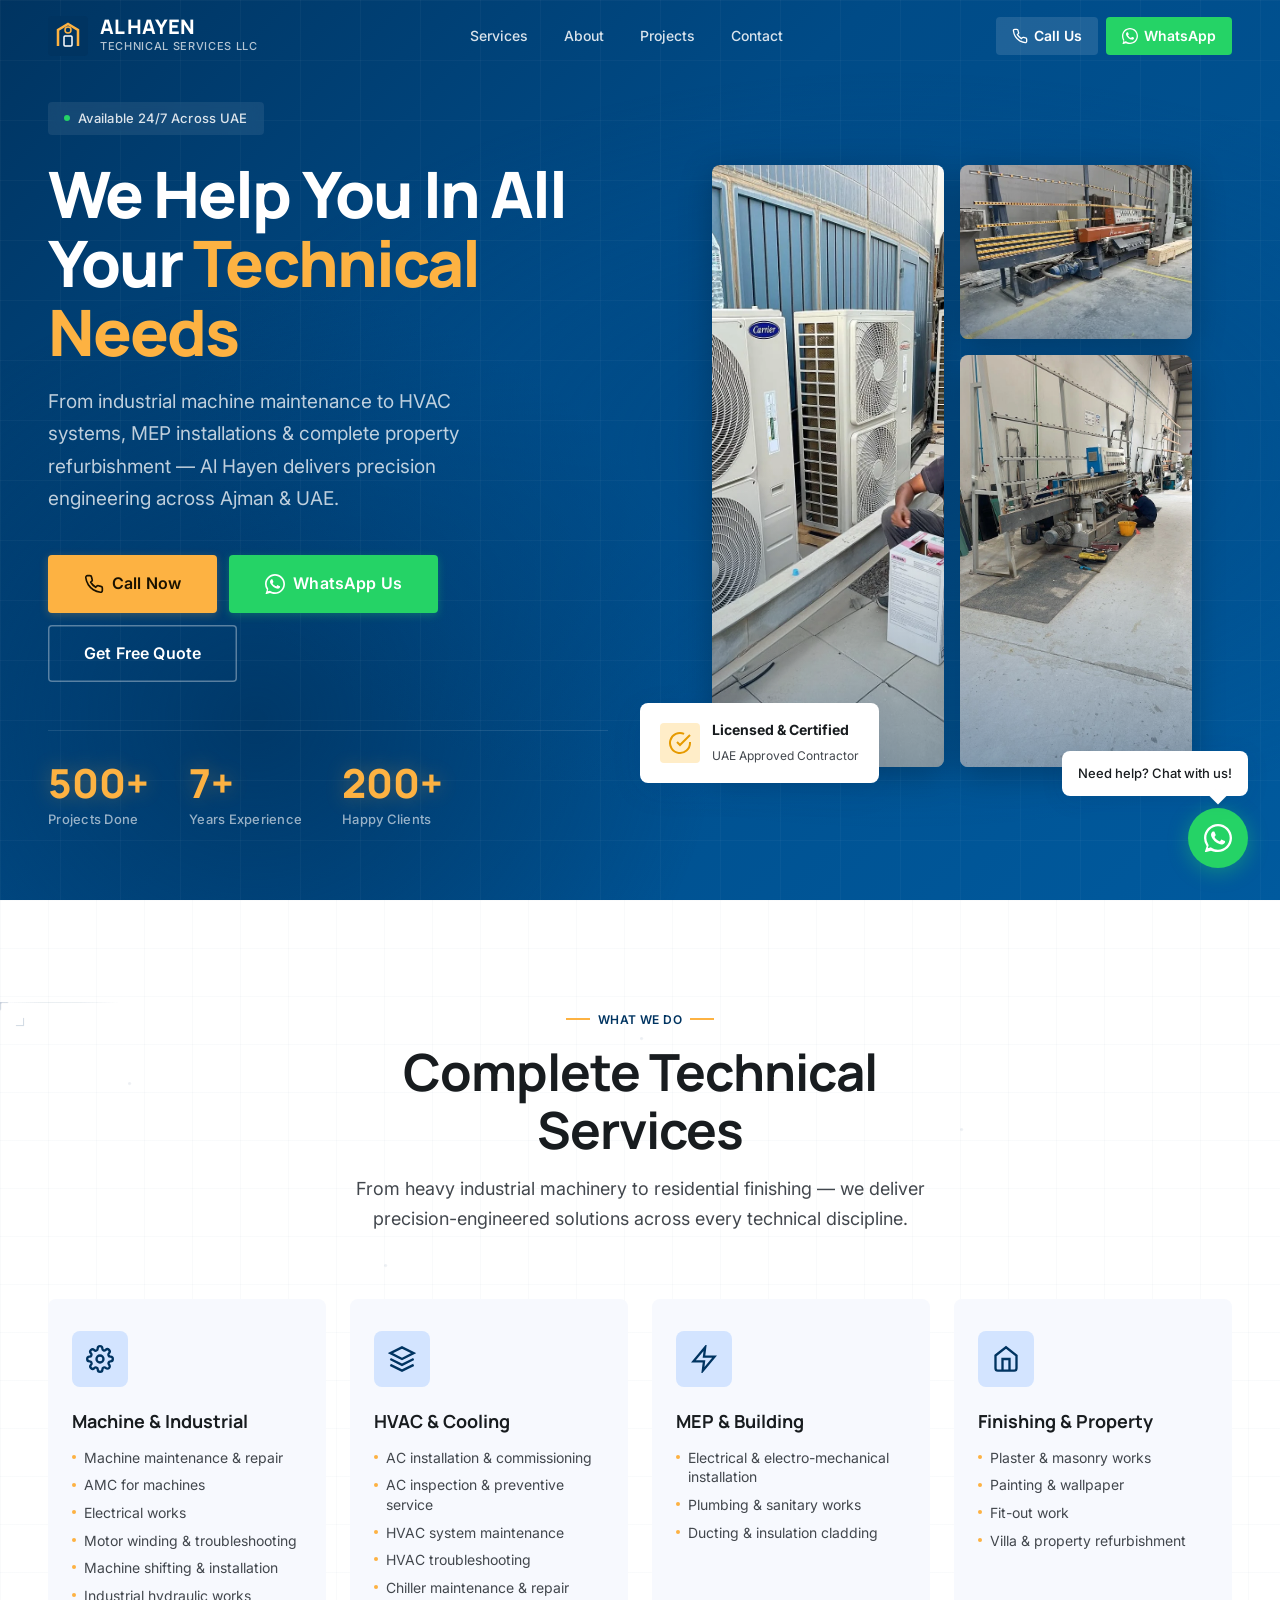
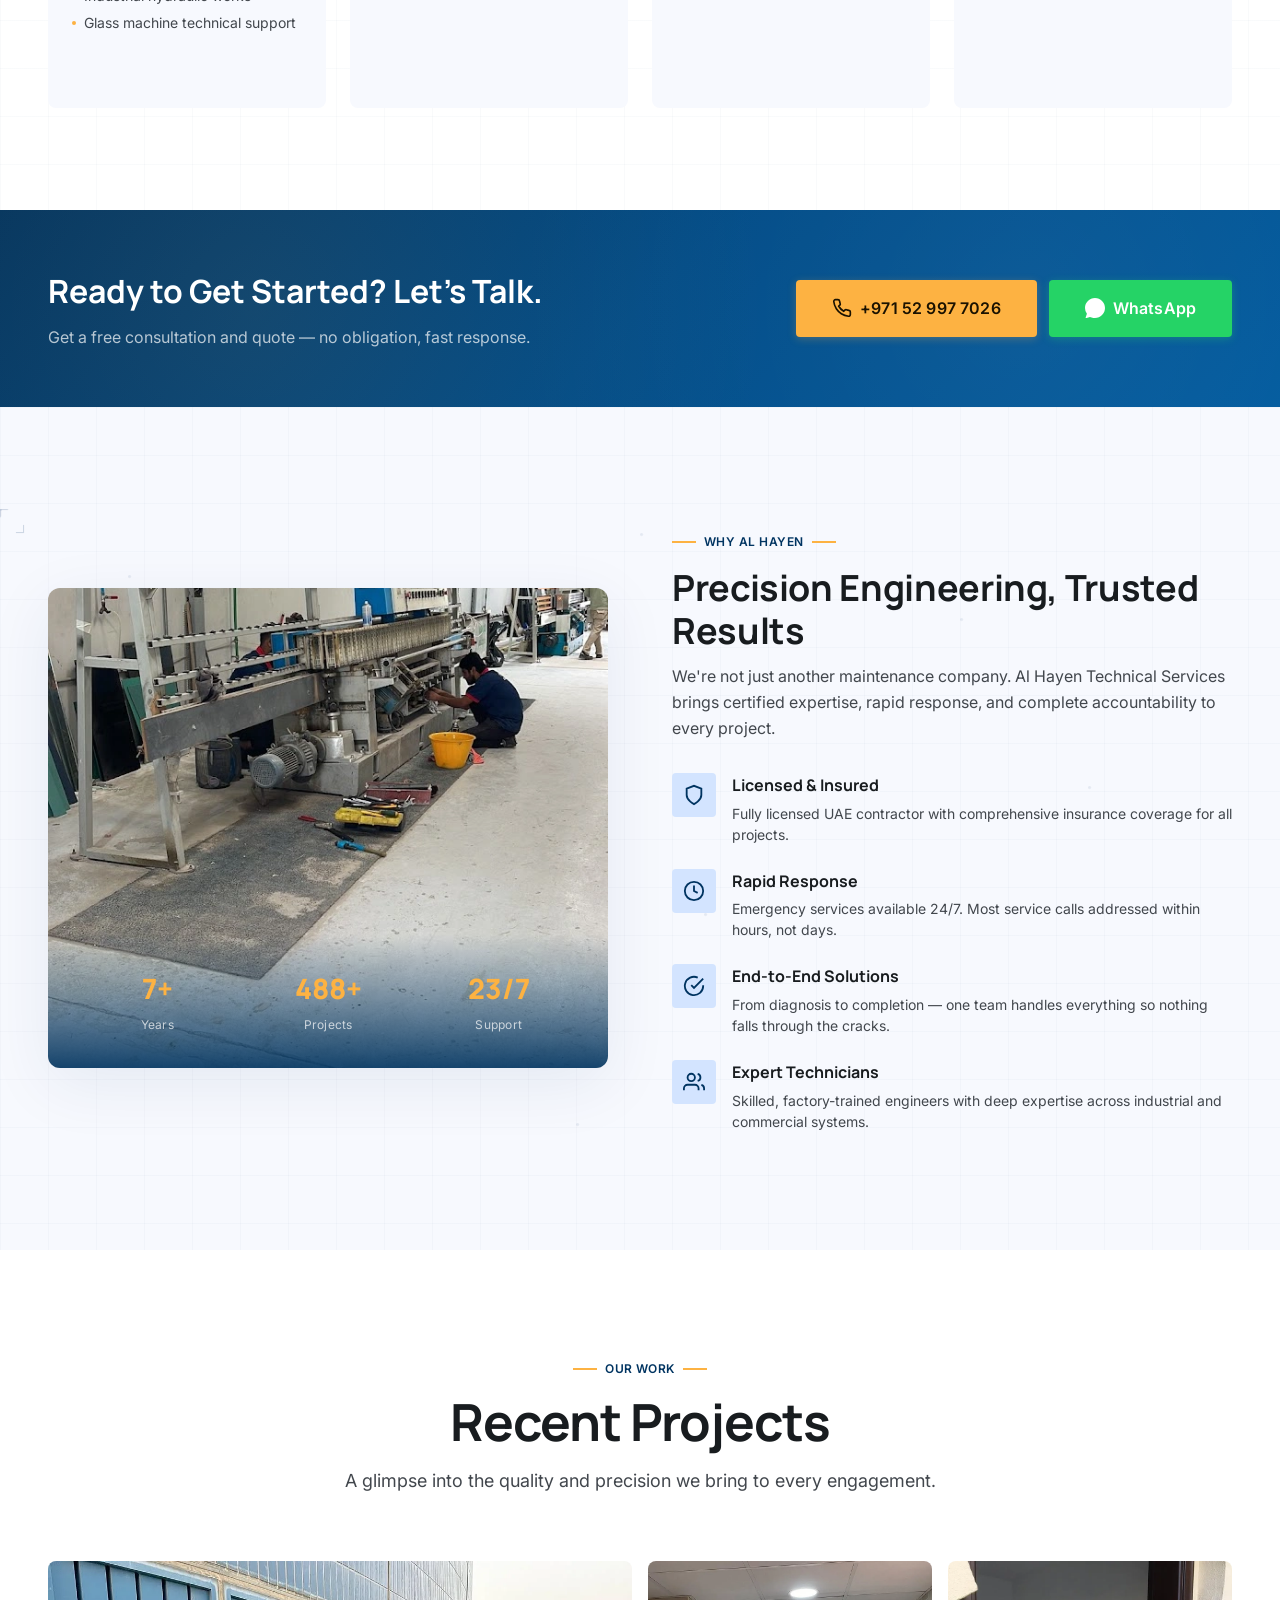
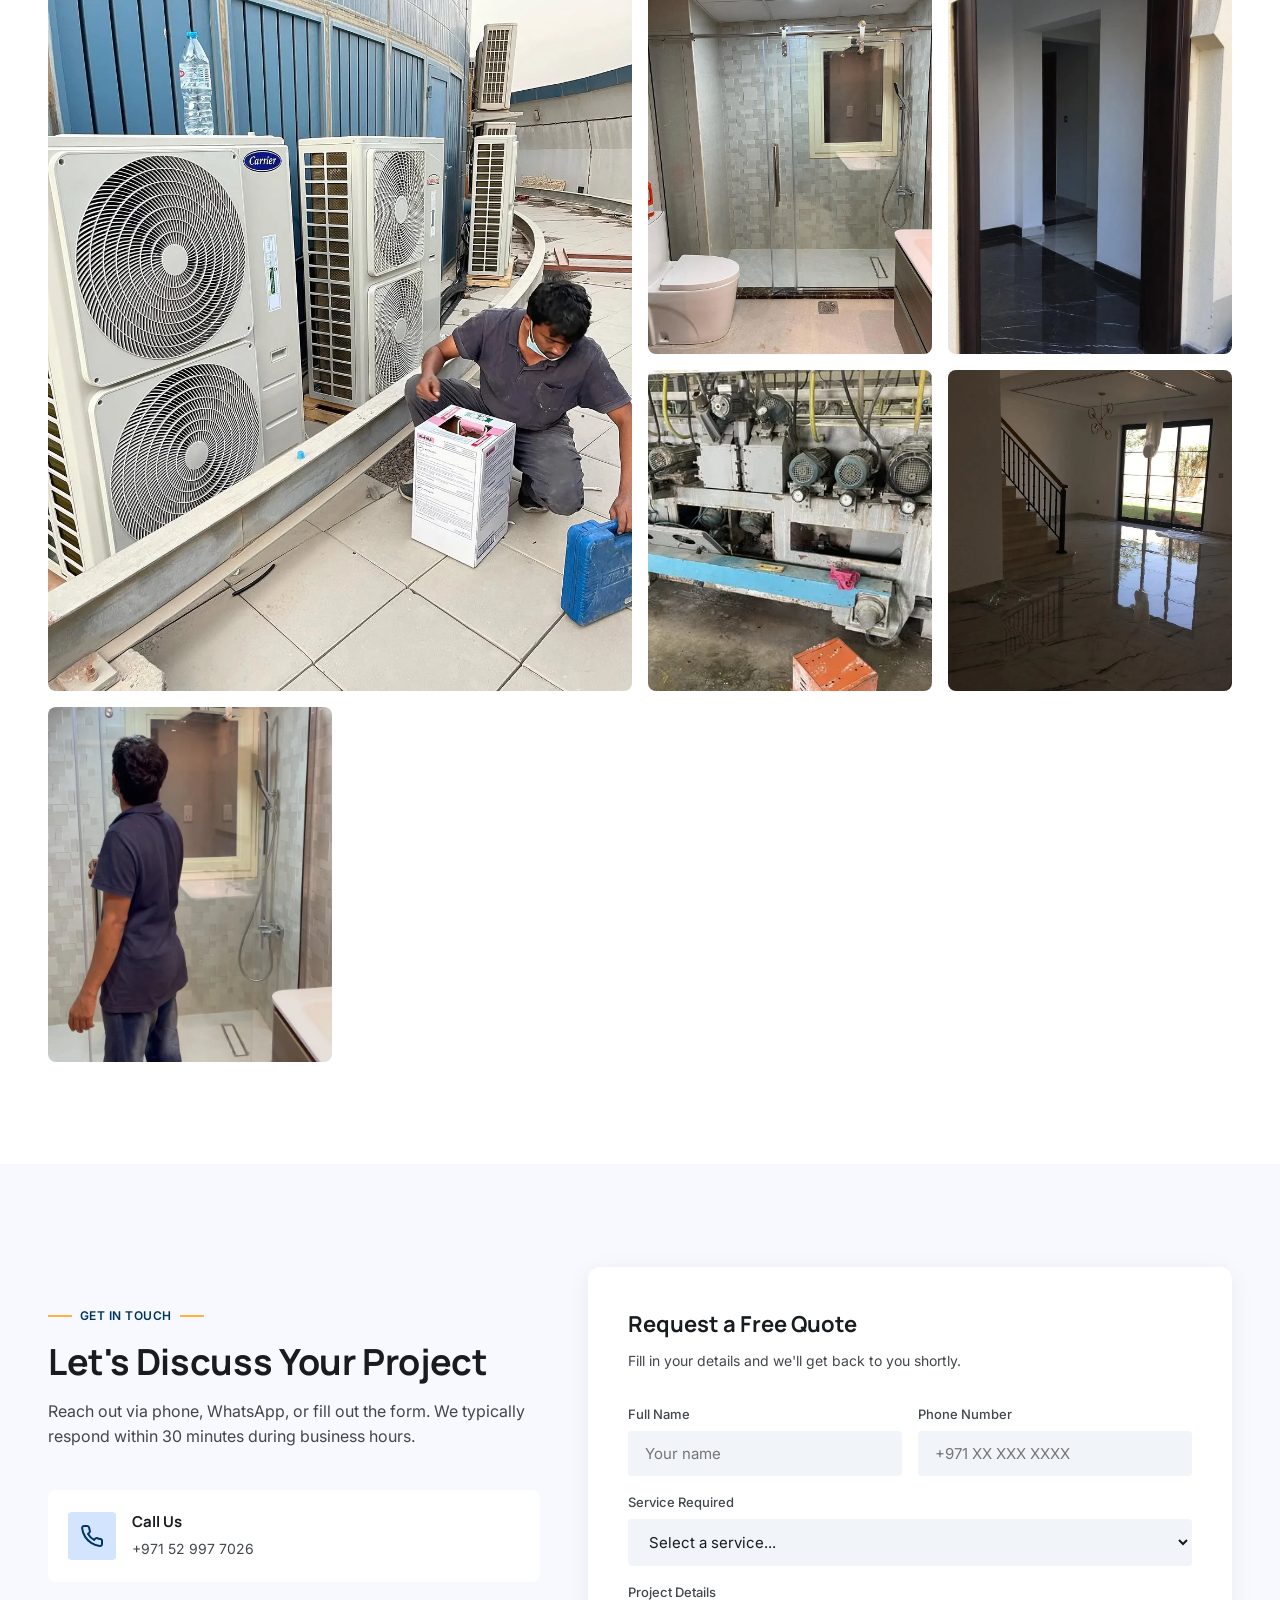
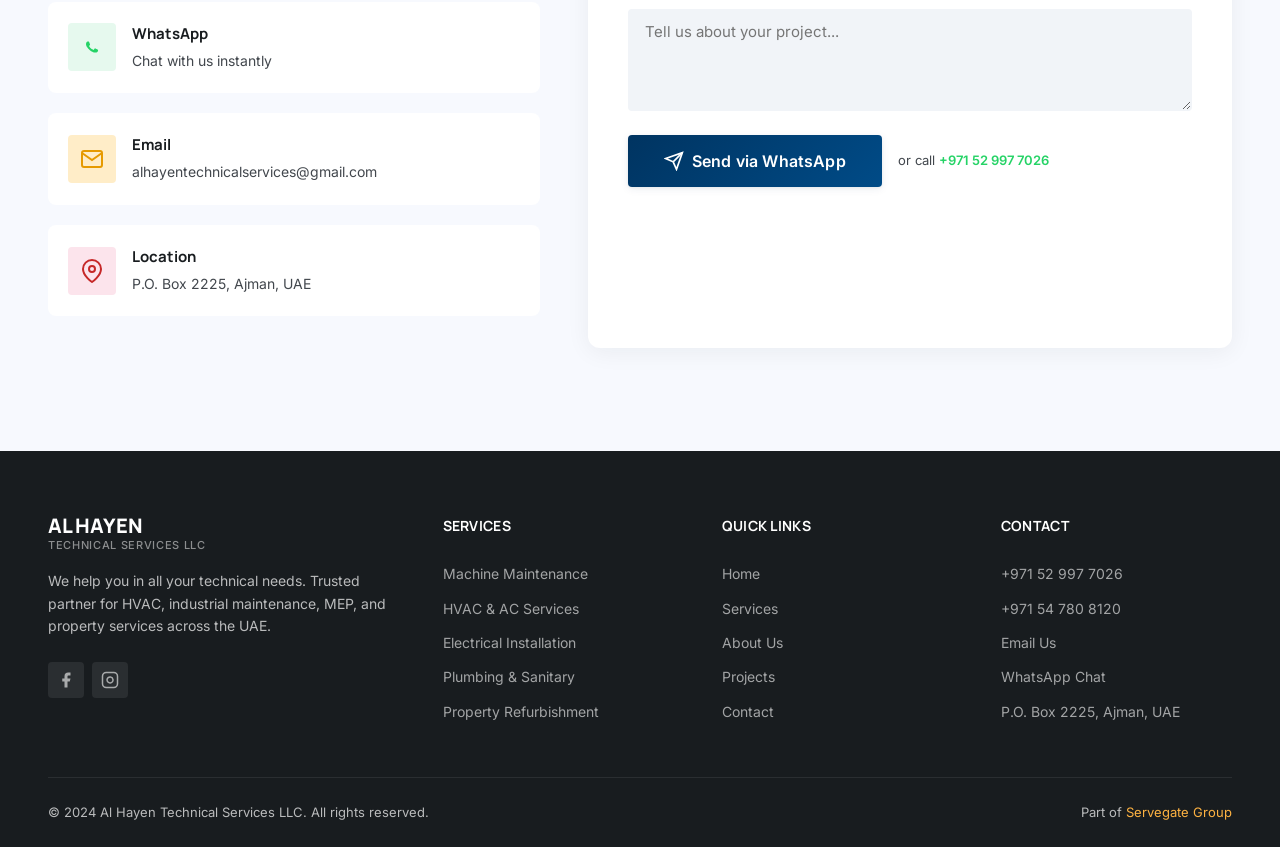
<file: index.html>
<!DOCTYPE html>
<html lang="en" dir="ltr">

<head>
    <meta charset="UTF-8">
    <meta name="viewport" content="width=device-width, initial-scale=1.0">
    <title>Al Hayen Technical Services LLC | HVAC, Machine Maintenance & MEP Services in Ajman, UAE</title>
    <meta name="description"
        content="Al Hayen Technical Services LLC – Premier HVAC installation, machine maintenance, industrial hydraulic works, electrical installation, plumbing, and property refurbishment services in Ajman & across UAE. Call +971 52 997 7026.">
    <meta name="keywords"
        content="HVAC maintenance UAE, AC installation Ajman, machine maintenance UAE, industrial hydraulic works, plumbing services Ajman, electrical installation UAE, MEP services, chiller maintenance, villa refurbishment UAE, Al Hayen Technical Services">
    <meta name="robots" content="index, follow">
    <meta name="author" content="Al Hayen Technical Services LLC">
    <link rel="canonical" href="https://www.servegategroup.com">
    <meta property="og:title" content="Al Hayen Technical Services LLC | Expert Technical & MEP Services in UAE">
    <meta property="og:description"
        content="Complete HVAC, machine maintenance, electrical, plumbing, and refurbishment solutions. Trusted by businesses across UAE since 2018.">
    <meta property="og:type" content="website">
    <meta property="og:url" content="https://www.servegategroup.com">
    <meta property="og:locale" content="en_AE">
    <meta name="twitter:card" content="summary_large_image">
    <meta name="twitter:title" content="Al Hayen Technical Services LLC">
    <meta name="twitter:description" content="Expert HVAC, Machine & MEP services across UAE. Contact us today.">
    <link rel="stylesheet" href="css/style.css">
    <script type="application/ld+json">
{"@context":"https://schema.org","@type":"LocalBusiness","name":"Al Hayen Technical Services LLC","description":"Premier technical services company offering HVAC troubleshooting, AMC for machines, industrial electrical works, MEP, and property fit-out services in Ajman and across UAE.","url":"https://www.servegategroup.com","telephone":["+971529977026","+971547808120"],"email":"alhayentechnicalservices@gmail.com","address":{"@type":"PostalAddress","postOfficeBoxNumber":"2225","addressLocality":"Ajman","addressCountry":"AE"},"areaServed":{"@type":"Country","name":"United Arab Emirates"},"serviceType":["HVAC Installation","HVAC Troubleshooting","AC Maintenance","Machine Maintenance","AMC for machines","Industrial Hydraulic Works","Electrical Installation","Industrial Electrical Works","Plumbing","Ducting & Insulation","Painting & Refurbishment","Fit-out Work"],"priceRange":"$$","openingHours":"Mo-Sa 08:00-18:00"}
</script>
</head>

<body>

    <!-- Navigation -->
    <nav class="nav" id="nav" role="navigation" aria-label="Main navigation">
        <div class="container">
            <div class="nav-inner">
                <a href="#" class="nav-logo" aria-label="Al Hayen Technical Services Home">
                    <svg class="nav-logo-icon" viewBox="0 0 40 40" fill="none">
                        <rect width="40" height="40" rx="4" fill="#003461" />
                        <path d="M10 30V14l10-6 10 6v16" stroke="#fdb242" stroke-width="2.5" fill="none" />
                        <rect x="16" y="20" width="8" height="10" rx="1" stroke="#fff" stroke-width="1.5" fill="none" />
                        <circle cx="20" cy="14" r="3" stroke="#fdb242" stroke-width="1.5" fill="none" />
                    </svg>
                    <div class="nav-logo-text"><span class="nav-logo-name">AL HAYEN</span><span
                            class="nav-logo-sub">Technical Services LLC</span></div>
                </a>
                <ul class="nav-links" id="nav-links">
                    <li><a href="services.html" class="nav-link">Services</a></li>
                    <li><a href="about.html" class="nav-link">About</a></li>
                    <li><a href="projects.html" class="nav-link">Projects</a></li>
                    <li><a href="contact.html" class="nav-link">Contact</a></li>
                </ul>
                <div class="nav-cta-group">
                    <a href="tel:+971529977026" class="nav-cta-phone"><svg viewBox="0 0 24 24" fill="none"
                            stroke="currentColor" stroke-width="2">
                            <path
                                d="M22 16.92v3a2 2 0 01-2.18 2 19.79 19.79 0 01-8.63-3.07 19.5 19.5 0 01-6-6A19.79 19.79 0 012.12 4.18 2 2 0 014.11 2h3a2 2 0 012 1.72c.127.96.361 1.903.7 2.81a2 2 0 01-.45 2.11L8.09 9.91a16 16 0 006 6l1.27-1.27a2 2 0 012.11-.45c.907.339 1.85.573 2.81.7A2 2 0 0122 16.92z" />
                        </svg>Call Us</a>
                    <a href="https://wa.me/971529977026?text=Hello%20Al%20Hayen%2C%20I%20need%20technical%20services."
                        class="nav-cta-whatsapp" target="_blank" rel="noopener"><svg viewBox="0 0 24 24"
                            fill="currentColor">
                            <path
                                d="M17.472 14.382c-.297-.149-1.758-.867-2.03-.967-.273-.099-.471-.148-.67.15-.197.297-.767.966-.94 1.164-.173.199-.347.223-.644.075-.297-.15-1.255-.463-2.39-1.475-.883-.788-1.48-1.761-1.653-2.059-.173-.297-.018-.458.13-.606.134-.133.298-.347.446-.52.149-.174.198-.298.298-.497.099-.198.05-.371-.025-.52-.075-.149-.669-1.612-.916-2.207-.242-.579-.487-.5-.669-.51-.173-.008-.371-.01-.57-.01-.198 0-.52.074-.792.372-.272.297-1.04 1.016-1.04 2.479 0 1.462 1.065 2.875 1.213 3.074.149.198 2.096 3.2 5.077 4.487.709.306 1.262.489 1.694.625.712.227 1.36.195 1.871.118.571-.085 1.758-.719 2.006-1.413.248-.694.248-1.289.173-1.413-.074-.124-.272-.198-.57-.347z" />
                            <path
                                d="M12 0C5.373 0 0 5.373 0 12c0 2.625.846 5.059 2.284 7.034L.789 23.492a.5.5 0 00.612.638l4.584-1.2A11.96 11.96 0 0012 24c6.627 0 12-5.373 12-12S18.627 0 12 0zm0 22c-2.239 0-4.332-.726-6.023-1.955l-.42-.312-2.715.711.724-2.646-.342-.544A9.958 9.958 0 012 12C2 6.477 6.477 2 12 2s10 4.477 10 10-4.477 10-10 10z" />
                        </svg>WhatsApp</a>
                </div>
                <button class="nav-toggle" id="nav-toggle"
                    aria-label="Toggle menu"><span></span><span></span><span></span></button>
            </div>
        </div>
    </nav>

    <!-- Hero -->
    <section class="hero" id="home">
        <div class="hero-grid-pattern"></div>
        <div class="container">
            <div class="hero-content">
                <div class="hero-text">
                    <div class="hero-badge reveal"><span class="hero-badge-dot"></span><span>Available 24/7 Across
                            UAE</span></div>
                    <h1 class="display-lg hero-title reveal reveal-delay-1">We Help You In All Your <span
                            class="hero-title-accent">Technical Needs</span></h1>
                    <p class="hero-subtitle reveal reveal-delay-2">From industrial machine maintenance to HVAC systems,
                        MEP installations & complete property refurbishment — Al Hayen delivers precision engineering
                        across Ajman & UAE.</p>
                    <div class="hero-cta-group reveal reveal-delay-3">
                        <a href="tel:+971529977026" class="btn btn-secondary btn-lg"><svg viewBox="0 0 24 24"
                                fill="none" stroke="currentColor" stroke-width="2">
                                <path
                                    d="M22 16.92v3a2 2 0 01-2.18 2 19.79 19.79 0 01-8.63-3.07 19.5 19.5 0 01-6-6A19.79 19.79 0 012.12 4.18 2 2 0 014.11 2h3a2 2 0 012 1.72c.127.96.361 1.903.7 2.81a2 2 0 01-.45 2.11L8.09 9.91a16 16 0 006 6l1.27-1.27a2 2 0 012.11-.45c.907.339 1.85.573 2.81.7A2 2 0 0122 16.92z" />
                            </svg>Call Now</a>
                        <a href="https://wa.me/971529977026?text=Hello%20Al%20Hayen%2C%20I%20need%20technical%20services."
                            class="btn btn-whatsapp btn-lg" target="_blank" rel="noopener"><svg viewBox="0 0 24 24"
                                fill="currentColor" width="20" height="20">
                                <path
                                    d="M17.472 14.382c-.297-.149-1.758-.867-2.03-.967-.273-.099-.471-.148-.67.15-.197.297-.767.966-.94 1.164-.173.199-.347.223-.644.075-.297-.15-1.255-.463-2.39-1.475-.883-.788-1.48-1.761-1.653-2.059-.173-.297-.018-.458.13-.606.134-.133.298-.347.446-.52.149-.174.198-.298.298-.497.099-.198.05-.371-.025-.52-.075-.149-.669-1.612-.916-2.207-.242-.579-.487-.5-.669-.51-.173-.008-.371-.01-.57-.01-.198 0-.52.074-.792.372-.272.297-1.04 1.016-1.04 2.479 0 1.462 1.065 2.875 1.213 3.074.149.198 2.096 3.2 5.077 4.487.709.306 1.262.489 1.694.625.712.227 1.36.195 1.871.118.571-.085 1.758-.719 2.006-1.413.248-.694.248-1.289.173-1.413-.074-.124-.272-.198-.57-.347z" />
                                <path
                                    d="M12 0C5.373 0 0 5.373 0 12a11.96 11.96 0 002.284 7.034L.789 23.492a.5.5 0 00.612.638l4.584-1.2A11.96 11.96 0 0012 24c6.627 0 12-5.373 12-12S18.627 0 12 0zm0 22a9.94 9.94 0 01-5.599-1.701l-.42-.312-2.715.711.724-2.646-.342-.544A9.958 9.958 0 012 12C2 6.477 6.477 2 12 2s10 4.477 10 10-4.477 10-10 10z" />
                            </svg>WhatsApp Us</a>
                        <a href="contact.html" class="btn btn-outline btn-lg">Get Free Quote</a>
                    </div>
                    <div class="hero-stats reveal reveal-delay-4">
                        <div class="hero-stat">
                            <div class="hero-stat-number"><span data-count="500" data-suffix="+">0</span></div>
                            <div class="hero-stat-label">Projects Done</div>
                        </div>
                        <div class="hero-stat">
                            <div class="hero-stat-number"><span data-count="7" data-suffix="+">0</span></div>
                            <div class="hero-stat-label">Years Experience</div>
                        </div>
                        <div class="hero-stat">
                            <div class="hero-stat-number"><span data-count="200" data-suffix="+">0</span></div>
                            <div class="hero-stat-label">Happy Clients</div>
                        </div>
                    </div>
                </div>
                <div class="hero-visual reveal-right">
                    <div class="hero-image-grid">
                        <div class="hero-image-card"><img src="images/ig_2022-08-16_chvhcnzbmzx_image_01_106c8781.webp"
                                alt="HVAC maintenance service by Al Hayen" loading="eager"></div>
                        <div class="hero-image-card"><img src="images/fb_unknown-date_post2_image_02_513918db.webp"
                                alt="Industrial motor repair service" loading="eager"></div>
                        <div class="hero-image-card"><img src="images/photo_020.webp"
                                alt="Al Hayen technician working on machinery" loading="eager"></div>
                    </div>
                    <div class="hero-floating-card">
                        <div class="hero-floating-icon"><svg viewBox="0 0 24 24" fill="none" stroke="currentColor"
                                stroke-width="2" width="24" height="24">
                                <path d="M22 11.08V12a10 10 0 11-5.93-9.14" />
                                <polyline points="22 4 12 14.01 9 11.01" />
                            </svg></div>
                        <div class="hero-floating-text"><strong>Licensed & Certified</strong><span>UAE Approved
                                Contractor</span></div>
                    </div>
                </div>
            </div>
        </div>
    </section>

    <!-- Services -->
    <section class="services-overview section blueprint-bg" id="services">
        <div class="floating-shapes">
            <div class="floating-shape"></div>
            <div class="floating-shape circle"></div>
            <div class="floating-shape"></div>
            <div class="floating-shape circle"></div>
            <div class="floating-shape"></div>
            <div class="floating-shape circle"></div>
        </div>
        <div class="dashed-circle"></div>
        <div class="dashed-circle"></div>
        <div class="particle-dots">
            <div class="particle-dot"></div>
            <div class="particle-dot"></div>
            <div class="particle-dot"></div>
            <div class="particle-dot"></div>
            <div class="particle-dot"></div>
            <div class="particle-dot"></div>
            <div class="particle-dot"></div>
            <div class="particle-dot"></div>
        </div>
        <div class="tech-bracket"></div>
        <div class="tech-bracket"></div>
        <div class="tech-bracket"></div>
        <div class="gradient-orb"></div>
        <div class="gradient-orb"></div>
        <div class="circuit-line horizontal"></div>
        <div class="circuit-line horizontal"></div>
        <div class="container">
            <div class="section-header reveal">
                <div class="section-label label-sm">What We Do</div>
                <h2 class="display-md section-title">Complete Technical Services</h2>
                <p class="body-lg section-desc">From heavy industrial machinery to residential finishing — we deliver
                    precision-engineered solutions across every technical discipline.</p>
            </div>
            <div class="service-categories">

                <div class="service-category reveal reveal-delay-1">
                    <div class="service-category-icon"><svg viewBox="0 0 24 24" fill="none" stroke="currentColor"
                            stroke-width="2">
                            <circle cx="12" cy="12" r="3" />
                            <path
                                d="M19.4 15a1.65 1.65 0 00.33 1.82l.06.06a2 2 0 010 2.83 2 2 0 01-2.83 0l-.06-.06a1.65 1.65 0 00-1.82-.33 1.65 1.65 0 00-1 1.51V21a2 2 0 01-4 0v-.09A1.65 1.65 0 009 19.4a1.65 1.65 0 00-1.82.33l-.06.06a2 2 0 01-2.83-2.83l.06-.06A1.65 1.65 0 004.68 15a1.65 1.65 0 00-1.51-1H3a2 2 0 010-4h.09A1.65 1.65 0 004.6 9a1.65 1.65 0 00-.33-1.82l-.06-.06a2 2 0 112.83-2.83l.06.06A1.65 1.65 0 009 4.68a1.65 1.65 0 001-1.51V3a2 2 0 014 0v.09a1.65 1.65 0 001 1.51 1.65 1.65 0 001.82-.33l.06-.06a2 2 0 012.83 2.83l-.06.06a1.65 1.65 0 00-.33 1.82V9a1.65 1.65 0 001.51 1H21a2 2 0 010 4h-.09a1.65 1.65 0 00-1.51 1z" />
                        </svg></div>
                    <h3>Machine & Industrial</h3>
                    <ul class="service-category-list">
                        <li>Machine maintenance & repair</li>
                        <li>AMC for machines</li>
                        <li>Electrical works</li>
                        <li>Motor winding & troubleshooting</li>
                        <li>Machine shifting & installation</li>
                        <li>Industrial hydraulic works</li>
                        <li>Glass machine technical support</li>
                    </ul>
                    <div class="service-category-cta"><span>Get Quote</span><svg viewBox="0 0 24 24" fill="none"
                            stroke="currentColor" stroke-width="2.5">
                            <line x1="5" y1="12" x2="19" y2="12" />
                            <polyline points="12 5 19 12 12 19" />
                        </svg></div>
                </div>

                <div class="service-category reveal reveal-delay-2">
                    <div class="service-category-icon"><svg viewBox="0 0 24 24" fill="none" stroke="currentColor"
                            stroke-width="2">
                            <path d="M12 2L2 7l10 5 10-5-10-5z" />
                            <path d="M2 17l10 5 10-5" />
                            <path d="M2 12l10 5 10-5" />
                        </svg></div>
                    <h3>HVAC & Cooling</h3>
                    <ul class="service-category-list">
                        <li>AC installation & commissioning</li>
                        <li>AC inspection & preventive service</li>
                        <li>HVAC system maintenance</li>
                        <li>HVAC troubleshooting</li>
                        <li>Chiller maintenance & repair</li>
                    </ul>
                    <div class="service-category-cta"><span>Get Quote</span><svg viewBox="0 0 24 24" fill="none"
                            stroke="currentColor" stroke-width="2.5">
                            <line x1="5" y1="12" x2="19" y2="12" />
                            <polyline points="12 5 19 12 12 19" />
                        </svg></div>
                </div>

                <div class="service-category reveal reveal-delay-3">
                    <div class="service-category-icon"><svg viewBox="0 0 24 24" fill="none" stroke="currentColor"
                            stroke-width="2">
                            <path d="M13 2L3 14h9l-1 8 10-12h-9l1-8z" />
                        </svg></div>
                    <h3>MEP & Building</h3>
                    <ul class="service-category-list">
                        <li>Electrical & electro-mechanical installation</li>
                        <li>Plumbing & sanitary works</li>
                        <li>Ducting & insulation cladding</li>
                    </ul>
                    <div class="service-category-cta"><span>Get Quote</span><svg viewBox="0 0 24 24" fill="none"
                            stroke="currentColor" stroke-width="2.5">
                            <line x1="5" y1="12" x2="19" y2="12" />
                            <polyline points="12 5 19 12 12 19" />
                        </svg></div>
                </div>

                <div class="service-category reveal reveal-delay-4">
                    <div class="service-category-icon"><svg viewBox="0 0 24 24" fill="none" stroke="currentColor"
                            stroke-width="2">
                            <path d="M3 9l9-7 9 7v11a2 2 0 01-2 2H5a2 2 0 01-2-2z" />
                            <polyline points="9 22 9 12 15 12 15 22" />
                        </svg></div>
                    <h3>Finishing & Property</h3>
                    <ul class="service-category-list">
                        <li>Plaster & masonry works</li>
                        <li>Painting & wallpaper</li>
                        <li>Fit-out work</li>
                        <li>Villa & property refurbishment</li>
                    </ul>
                    <div class="service-category-cta"><span>Get Quote</span><svg viewBox="0 0 24 24" fill="none"
                            stroke="currentColor" stroke-width="2.5">
                            <line x1="5" y1="12" x2="19" y2="12" />
                            <polyline points="12 5 19 12 12 19" />
                        </svg></div>
                </div>

            </div>
        </div>
    </section>

    <!-- CTA Banner -->
    <section class="cta-banner section" style="padding:0">
        <div class="container">
            <div class="cta-banner-inner">
                <div class="cta-banner-text">
                    <h2>Ready to Get Started? Let's Talk.</h2>
                    <p>Get a free consultation and quote — no obligation, fast response.</p>
                </div>
                <div class="cta-banner-actions">
                    <a href="tel:+971529977026" class="btn btn-secondary btn-lg"><svg viewBox="0 0 24 24" fill="none"
                            stroke="currentColor" stroke-width="2">
                            <path
                                d="M22 16.92v3a2 2 0 01-2.18 2 19.79 19.79 0 01-8.63-3.07 19.5 19.5 0 01-6-6A19.79 19.79 0 012.12 4.18 2 2 0 014.11 2h3a2 2 0 012 1.72c.127.96.361 1.903.7 2.81a2 2 0 01-.45 2.11L8.09 9.91a16 16 0 006 6l1.27-1.27a2 2 0 012.11-.45c.907.339 1.85.573 2.81.7A2 2 0 0122 16.92z" />
                        </svg>+971 52 997 7026</a>
                    <a href="https://wa.me/971529977026" class="btn btn-whatsapp btn-lg" target="_blank"
                        rel="noopener"><svg viewBox="0 0 24 24" fill="currentColor" width="20" height="20">
                            <path
                                d="M17.472 14.382c-.297-.149-1.758-.867-2.03-.967-.273-.099-.471-.148-.67.15-.197.297-.767.966-.94 1.164-.173.199-.347.223-.644.075-.297-.15-1.255-.463-2.39-1.475-.883-.788-1.48-1.761-1.653-2.059-.173-.297-.018-.458.13-.606.134-.133.298-.347.446-.52.149-.174.198-.298.298-.497.099-.198.05-.371-.025-.52-.075-.149-.669-1.612-.916-2.207-.242-.579-.487-.5-.669-.51-.173-.008-.371-.01-.57-.01-.198 0-.52.074-.792.372-.272.297-1.04 1.016-1.04 2.479 0 1.462 1.065 2.875 1.213 3.074.149.198 2.096 3.2 5.077 4.487.709.306 1.262.489 1.694.625.712.227 1.36.195 1.871.118.571-.085 1.758-.719 2.006-1.413.248-.694.248-1.289.173-1.413-.074-.124-.272-.198-.57-.347z" />
                            <path
                                d="M12 0C5.373 0 0 5.373 0 12a11.96 11.96 0 002.284 7.034L.789 23.492a.5.5 0 00.612.638l4.584-1.2A11.96 11.96 0 0012 24c6.627 0 12-5.373 12-12S18.627 0 12 0z" />
                        </svg>WhatsApp</a>
                </div>
            </div>
        </div>
    </section>

    <!-- Why Choose Us -->
    <section class="why-us section blueprint-bg" id="why-us">
        <div class="floating-shapes">
            <div class="floating-shape"></div>
            <div class="floating-shape circle"></div>
            <div class="floating-shape"></div>
            <div class="floating-shape circle"></div>
            <div class="floating-shape"></div>
            <div class="floating-shape circle"></div>
        </div>
        <div class="dashed-circle"></div>
        <div class="dashed-circle"></div>
        <div class="particle-dots">
            <div class="particle-dot"></div>
            <div class="particle-dot"></div>
            <div class="particle-dot"></div>
            <div class="particle-dot"></div>
            <div class="particle-dot"></div>
            <div class="particle-dot"></div>
            <div class="particle-dot"></div>
            <div class="particle-dot"></div>
        </div>
        <div class="tech-bracket"></div>
        <div class="tech-bracket"></div>
        <div class="tech-bracket"></div>
        <div class="gradient-orb"></div>
        <div class="gradient-orb"></div>
        <div class="container">
            <div class="why-us-grid">
                <div class="why-us-image reveal-left">
                    <img src="images/photo_020.webp" alt="Al Hayen technician repairing industrial machine">
                    <div class="why-us-image-overlay">
                        <div class="why-us-image-stat"><strong data-count="7"
                                data-suffix="+">0</strong><span>Years</span></div>
                        <div class="why-us-image-stat"><strong data-count="500"
                                data-suffix="+">0</strong><span>Projects</span></div>
                        <div class="why-us-image-stat"><strong data-count="24"
                                data-suffix="/7">0</strong><span>Support</span></div>
                    </div>
                </div>
                <div class="why-us-content reveal-right">
                    <div class="section-label label-sm">Why Al Hayen</div>
                    <h2 class="headline-lg">Precision Engineering, Trusted Results</h2>
                    <p class="body-md" style="color:var(--on-surface-variant);margin-top:0.75rem">We're not just another
                        maintenance company. Al Hayen Technical Services brings certified expertise, rapid response, and
                        complete accountability to every project.</p>
                    <div class="why-us-features">
                        <div class="why-us-feature">
                            <div class="why-us-feature-icon"><svg viewBox="0 0 24 24" fill="none" stroke="currentColor"
                                    stroke-width="2">
                                    <path d="M12 22s8-4 8-10V5l-8-3-8 3v7c0 6 8 10 8 10z" />
                                </svg></div>
                            <div>
                                <h4>Licensed & Insured</h4>
                                <p>Fully licensed UAE contractor with comprehensive insurance coverage for all projects.
                                </p>
                            </div>
                        </div>
                        <div class="why-us-feature">
                            <div class="why-us-feature-icon"><svg viewBox="0 0 24 24" fill="none" stroke="currentColor"
                                    stroke-width="2">
                                    <circle cx="12" cy="12" r="10" />
                                    <polyline points="12 6 12 12 16 14" />
                                </svg></div>
                            <div>
                                <h4>Rapid Response</h4>
                                <p>Emergency services available 24/7. Most service calls addressed within hours, not
                                    days.</p>
                            </div>
                        </div>
                        <div class="why-us-feature">
                            <div class="why-us-feature-icon"><svg viewBox="0 0 24 24" fill="none" stroke="currentColor"
                                    stroke-width="2">
                                    <path d="M22 11.08V12a10 10 0 11-5.93-9.14" />
                                    <polyline points="22 4 12 14.01 9 11.01" />
                                </svg></div>
                            <div>
                                <h4>End-to-End Solutions</h4>
                                <p>From diagnosis to completion — one team handles everything so nothing falls through
                                    the cracks.</p>
                            </div>
                        </div>
                        <div class="why-us-feature">
                            <div class="why-us-feature-icon"><svg viewBox="0 0 24 24" fill="none" stroke="currentColor"
                                    stroke-width="2">
                                    <path d="M17 21v-2a4 4 0 00-4-4H5a4 4 0 00-4 4v2" />
                                    <circle cx="9" cy="7" r="4" />
                                    <path d="M23 21v-2a4 4 0 00-3-3.87" />
                                    <path d="M16 3.13a4 4 0 010 7.75" />
                                </svg></div>
                            <div>
                                <h4>Expert Technicians</h4>
                                <p>Skilled, factory-trained engineers with deep expertise across industrial and
                                    commercial systems.</p>
                            </div>
                        </div>
                    </div>
                </div>
            </div>
        </div>
    </section>

    <!-- Projects Gallery -->
    <section class="projects section" id="projects">
        <div class="container">
            <div class="section-header reveal">
                <div class="section-label label-sm">Our Work</div>
                <h2 class="display-md section-title">Recent Projects</h2>
                <p class="body-lg section-desc">A glimpse into the quality and precision we bring to every engagement.
                </p>
            </div>
            <div class="projects-grid">
                <div class="project-card reveal"><img src="images/ig_2022-08-16_chvhcnzbmzx_image_01_106c8781.webp"
                        alt="HVAC outdoor unit maintenance" loading="lazy">
                    <div class="project-card-overlay"><span>HVAC</span>
                        <h3>Commercial AC Maintenance</h3>
                    </div>
                </div>
                <div class="project-card reveal reveal-delay-1"><img
                        src="images/ig_2021-12-15_cxf98jsbx-q_image_03_b2175682.webp" alt="Bathroom renovation project"
                        loading="lazy">
                    <div class="project-card-overlay"><span>Refurbishment</span>
                        <h3>Bathroom Renovation</h3>
                    </div>
                </div>
                <div class="project-card reveal reveal-delay-2"><img
                        src="images/ig_2021-05-07_colohemnpby_image_01_d3613213.webp" alt="Electrical installation work"
                        loading="lazy">
                    <div class="project-card-overlay"><span>Electrical</span>
                        <h3>Electro-Mechanical Install</h3>
                    </div>
                </div>
                <div class="project-card reveal reveal-delay-1"><img
                        src="images/fb_unknown-date_post2_image_05_66b47ca9.webp" alt="Industrial machinery maintenance"
                        loading="lazy">
                    <div class="project-card-overlay"><span>Industrial</span>
                        <h3>Machine Maintenance</h3>
                    </div>
                </div>
                <div class="project-card reveal reveal-delay-2"><img
                        src="images/ig_2021-05-08_comzwvcnc2o_image_01_40a41da8.webp" alt="Plumbing installation"
                        loading="lazy">
                    <div class="project-card-overlay"><span>MEP</span>
                        <h3>Plumbing & Sanitary</h3>
                    </div>
                </div>
                <div class="project-card reveal reveal-delay-3"><img
                        src="images/ig_2021-12-15_cxf98jsbx-q_image_01_9e23c23c.webp" alt="Interior finishing work"
                        loading="lazy">
                    <div class="project-card-overlay"><span>Finishing</span>
                        <h3>Interior Finishing</h3>
                    </div>
                </div>
            </div>
        </div>
    </section>

    <!-- Contact -->
    <section class="contact section" id="contact">
        <div class="container">
            <div class="contact-grid">
                <div class="contact-info reveal-left">
                    <div class="section-label label-sm">Get In Touch</div>
                    <h2 class="headline-lg">Let's Discuss Your Project</h2>
                    <p class="body-md contact-info-desc">Reach out via phone, WhatsApp, or fill out the form. We
                        typically respond within 30 minutes during business hours.</p>
                    <div class="contact-methods">
                        <a href="tel:+971529977026" class="contact-method">
                            <div class="contact-method-icon phone"><svg viewBox="0 0 24 24" fill="none"
                                    stroke="currentColor" stroke-width="2">
                                    <path
                                        d="M22 16.92v3a2 2 0 01-2.18 2 19.79 19.79 0 01-8.63-3.07 19.5 19.5 0 01-6-6A19.79 19.79 0 012.12 4.18 2 2 0 014.11 2h3a2 2 0 012 1.72c.127.96.361 1.903.7 2.81a2 2 0 01-.45 2.11L8.09 9.91a16 16 0 006 6l1.27-1.27a2 2 0 012.11-.45c.907.339 1.85.573 2.81.7A2 2 0 0122 16.92z" />
                                </svg></div>
                            <div class="contact-method-text"><strong>Call Us</strong><span>+971 52 997 7026</span></div>
                        </a>
                        <a href="https://wa.me/971529977026" class="contact-method" target="_blank" rel="noopener">
                            <div class="contact-method-icon whatsapp"><svg viewBox="0 0 24 24" fill="currentColor">
                                    <path
                                        d="M17.472 14.382c-.297-.149-1.758-.867-2.03-.967-.273-.099-.471-.148-.67.15-.197.297-.767.966-.94 1.164-.173.199-.347.223-.644.075-.297-.15-1.255-.463-2.39-1.475-.883-.788-1.48-1.761-1.653-2.059-.173-.297-.018-.458.13-.606.134-.133.298-.347.446-.52.149-.174.198-.298.298-.497.099-.198.05-.371-.025-.52-.075-.149-.669-1.612-.916-2.207-.242-.579-.487-.5-.669-.51l-.57-.01c-.198 0-.52.074-.792.372-.272.297-1.04 1.016-1.04 2.479 0 1.462 1.065 2.875 1.213 3.074.149.198 2.096 3.2 5.077 4.487.709.306 1.262.489 1.694.625.712.227 1.36.195 1.871.118.571-.085 1.758-.719 2.006-1.413.248-.694.248-1.289.173-1.413-.074-.124-.272-.198-.57-.347z" />
                                </svg></div>
                            <div class="contact-method-text"><strong>WhatsApp</strong><span>Chat with us
                                    instantly</span></div>
                        </a>
                        <a href="mailto:alhayentechnicalservices@gmail.com" class="contact-method">
                            <div class="contact-method-icon email"><svg viewBox="0 0 24 24" fill="none"
                                    stroke="currentColor" stroke-width="2">
                                    <path
                                        d="M4 4h16c1.1 0 2 .9 2 2v12c0 1.1-.9 2-2 2H4c-1.1 0-2-.9-2-2V6c0-1.1.9-2 2-2z" />
                                    <polyline points="22,6 12,13 2,6" />
                                </svg></div>
                            <div class="contact-method-text">
                                <strong>Email</strong><span>alhayentechnicalservices@gmail.com</span></div>
                        </a>
                        <div class="contact-method">
                            <div class="contact-method-icon location"><svg viewBox="0 0 24 24" fill="none"
                                    stroke="currentColor" stroke-width="2">
                                    <path d="M21 10c0 7-9 13-9 13s-9-6-9-13a9 9 0 0118 0z" />
                                    <circle cx="12" cy="10" r="3" />
                                </svg></div>
                            <div class="contact-method-text"><strong>Location</strong><span>P.O. Box 2225, Ajman,
                                    UAE</span></div>
                        </div>
                    </div>
                </div>
                <div class="contact-form-card reveal-right">
                    <h3>Request a Free Quote</h3>
                    <p>Fill in your details and we'll get back to you shortly.</p>
                    <form id="contact-form">
                        <div class="form-grid">
                            <div class="form-group"><label for="name">Full Name</label><input type="text" id="name"
                                    name="name" placeholder="Your name" required></div>
                            <div class="form-group"><label for="phone">Phone Number</label><input type="tel" id="phone"
                                    name="phone" placeholder="+971 XX XXX XXXX" required></div>
                            <div class="form-group full-width"><label for="service">Service Required</label><select
                                    id="service" name="service" required>
                                    <option value="">Select a service...</option>
                                    <option value="Machine Maintenance">Machine Maintenance & AMC</option>
                                    <option value="HVAC Installation">HVAC / AC Installation</option>
                                    <option value="AC Service">AC & HVAC Troubleshooting</option>
                                    <option value="Chiller Maintenance">Chiller Maintenance</option>
                                    <option value="Electrical Installation">Electrical & Electro-Mechanical</option>
                                    <option value="Plumbing">Plumbing & Sanitary</option>
                                    <option value="Industrial Hydraulic">Industrial Hydraulic Works</option>
                                    <option value="Ducting Insulation">Ducting & Insulation</option>
                                    <option value="Painting Wallpaper">Painting & Fit-out Work</option>
                                    <option value="Refurbishment">Property Refurbishment</option>
                                    <option value="Other">Other</option>
                                </select></div>
                            <div class="form-group full-width"><label for="message">Project Details</label><textarea
                                    id="message" name="message" placeholder="Tell us about your project..."
                                    rows="4"></textarea></div>
                        </div>
                        <div class="form-submit-row">
                            <button type="submit" class="btn btn-primary btn-lg"><svg viewBox="0 0 24 24" fill="none"
                                    stroke="currentColor" stroke-width="2">
                                    <line x1="22" y1="2" x2="11" y2="13" />
                                    <polygon points="22 2 15 22 11 13 2 9 22 2" />
                                </svg>Send via WhatsApp</button>
                            <span class="form-submit-alt">or call <a href="tel:+971529977026">+971 52 997
                                    7026</a></span>
                        </div>
                    </form>
                </div>
            </div>
        </div>
    </section>

    <!-- Footer -->
    <footer class="footer">
        <div class="container">
            <div class="footer-grid">
                <div class="footer-brand">
                    <div class="nav-logo-text"><span class="nav-logo-name" style="color:#fff">AL HAYEN</span><span
                            class="nav-logo-sub">Technical Services LLC</span></div>
                    <p>We help you in all your technical needs. Trusted partner for HVAC, industrial maintenance, MEP,
                        and property services across the UAE.</p>
                    <div class="footer-social">
                        <a href="#" aria-label="Facebook"><svg viewBox="0 0 24 24" fill="currentColor">
                                <path d="M18 2h-3a5 5 0 00-5 5v3H7v4h3v8h4v-8h3l1-4h-4V7a1 1 0 011-1h3z" />
                            </svg></a>
                        <a href="#" aria-label="Instagram"><svg viewBox="0 0 24 24" fill="none" stroke="currentColor"
                                stroke-width="2">
                                <rect x="2" y="2" width="20" height="20" rx="5" />
                                <path d="M16 11.37A4 4 0 1112.63 8 4 4 0 0116 11.37z" />
                                <line x1="17.5" y1="6.5" x2="17.51" y2="6.5" />
                            </svg></a>
                    </div>
                </div>
                <div class="footer-col">
                    <h4>Services</h4>
                    <a href="services.html">Machine Maintenance</a><a href="services.html">HVAC & AC Services</a><a
                        href="services.html">Electrical Installation</a><a href="services.html">Plumbing &
                        Sanitary</a><a href="services.html">Property Refurbishment</a>
                </div>
                <div class="footer-col">
                    <h4>Quick Links</h4>
                    <a href="index.html">Home</a><a href="services.html">Services</a><a href="about.html">About Us</a><a
                        href="projects.html">Projects</a><a href="contact.html">Contact</a>
                </div>
                <div class="footer-col">
                    <h4>Contact</h4>
                    <a href="tel:+971529977026">+971 52 997 7026</a><a href="tel:+971547808120">+971 54 780 8120</a><a
                        href="mailto:alhayentechnicalservices@gmail.com">Email Us</a><a
                        href="https://wa.me/971529977026" target="_blank" rel="noopener">WhatsApp Chat</a><a>P.O. Box
                        2225, Ajman, UAE</a>
                </div>
            </div>
            <div class="footer-bottom">
                <span>&copy; 2024 Al Hayen Technical Services LLC. All rights reserved.</span>
                <span>Part of <a href="https://www.servegategroup.com" target="_blank" rel="noopener">Servegate
                        Group</a></span>
            </div>
        </div>
    </footer>

    <!-- Floating WhatsApp -->
    <div class="floating-whatsapp">
        <div class="floating-whatsapp-tooltip">Need help? Chat with us!</div>
        <a href="https://wa.me/971529977026?text=Hello%20Al%20Hayen%2C%20I%20need%20technical%20services."
            class="floating-whatsapp-btn" target="_blank" rel="noopener" aria-label="Chat on WhatsApp"><svg
                viewBox="0 0 24 24" fill="currentColor">
                <path
                    d="M17.472 14.382c-.297-.149-1.758-.867-2.03-.967-.273-.099-.471-.148-.67.15-.197.297-.767.966-.94 1.164-.173.199-.347.223-.644.075-.297-.15-1.255-.463-2.39-1.475-.883-.788-1.48-1.761-1.653-2.059-.173-.297-.018-.458.13-.606.134-.133.298-.347.446-.52.149-.174.198-.298.298-.497.099-.198.05-.371-.025-.52-.075-.149-.669-1.612-.916-2.207-.242-.579-.487-.5-.669-.51l-.57-.01c-.198 0-.52.074-.792.372-.272.297-1.04 1.016-1.04 2.479 0 1.462 1.065 2.875 1.213 3.074.149.198 2.096 3.2 5.077 4.487.709.306 1.262.489 1.694.625.712.227 1.36.195 1.871.118.571-.085 1.758-.719 2.006-1.413.248-.694.248-1.289.173-1.413-.074-.124-.272-.198-.57-.347z" />
                <path
                    d="M12 0C5.373 0 0 5.373 0 12a11.96 11.96 0 002.284 7.034L.789 23.492a.5.5 0 00.612.638l4.584-1.2A11.96 11.96 0 0012 24c6.627 0 12-5.373 12-12S18.627 0 12 0zm0 22a9.94 9.94 0 01-5.599-1.701l-.42-.312-2.715.711.724-2.646-.342-.544A9.958 9.958 0 012 12C2 6.477 6.477 2 12 2s10 4.477 10 10-4.477 10-10 10z" />
            </svg></a>
    </div>

    <!-- Mobile CTA Bar -->
    <div class="mobile-cta-bar">
        <div class="mobile-cta-bar-inner">
            <a href="tel:+971529977026" class="btn btn-primary"><svg viewBox="0 0 24 24" fill="none"
                    stroke="currentColor" stroke-width="2" width="16" height="16">
                    <path
                        d="M22 16.92v3a2 2 0 01-2.18 2 19.79 19.79 0 01-8.63-3.07 19.5 19.5 0 01-6-6A19.79 19.79 0 012.12 4.18 2 2 0 014.11 2h3a2 2 0 012 1.72c.127.96.361 1.903.7 2.81a2 2 0 01-.45 2.11L8.09 9.91a16 16 0 006 6l1.27-1.27a2 2 0 012.11-.45c.907.339 1.85.573 2.81.7A2 2 0 0122 16.92z" />
                </svg>Call Now</a>
            <a href="https://wa.me/971529977026" class="btn btn-whatsapp" target="_blank" rel="noopener"><svg
                    viewBox="0 0 24 24" fill="currentColor" width="16" height="16">
                    <path
                        d="M17.472 14.382c-.297-.149-1.758-.867-2.03-.967-.273-.099-.471-.148-.67.15-.197.297-.767.966-.94 1.164-.173.199-.347.223-.644.075-.297-.15-1.255-.463-2.39-1.475-.883-.788-1.48-1.761-1.653-2.059-.173-.297-.018-.458.13-.606.134-.133.298-.347.446-.52.149-.174.198-.298.298-.497.099-.198.05-.371-.025-.52-.075-.149-.669-1.612-.916-2.207-.242-.579-.487-.5-.669-.51l-.57-.01c-.198 0-.52.074-.792.372-.272.297-1.04 1.016-1.04 2.479 0 1.462 1.065 2.875 1.213 3.074.149.198 2.096 3.2 5.077 4.487.709.306 1.262.489 1.694.625.712.227 1.36.195 1.871.118.571-.085 1.758-.719 2.006-1.413.248-.694.248-1.289.173-1.413-.074-.124-.272-.198-.57-.347z" />
                </svg>WhatsApp</a>
            <a href="contact.html" class="btn btn-secondary">Get Quote</a>
        </div>
    </div>

    <script src="js/main.js"></script>
</body>

</html>
</file>
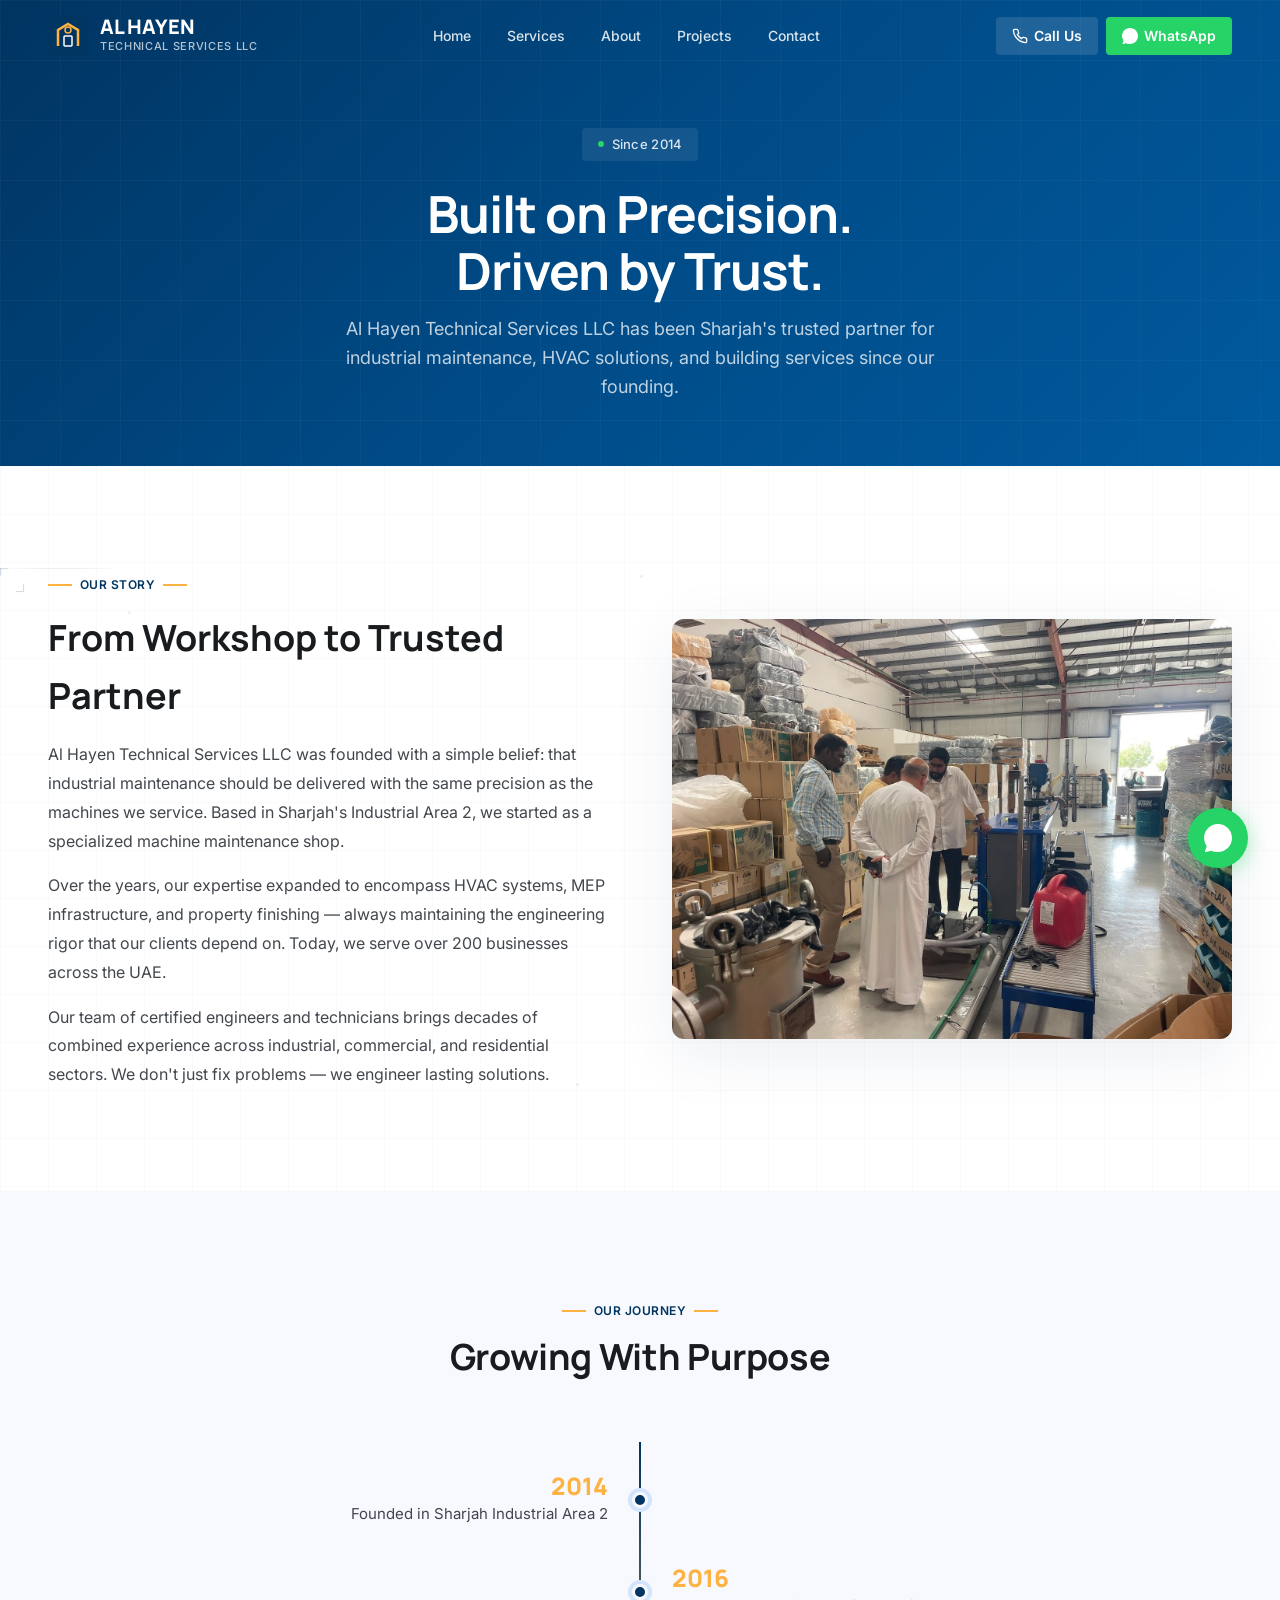
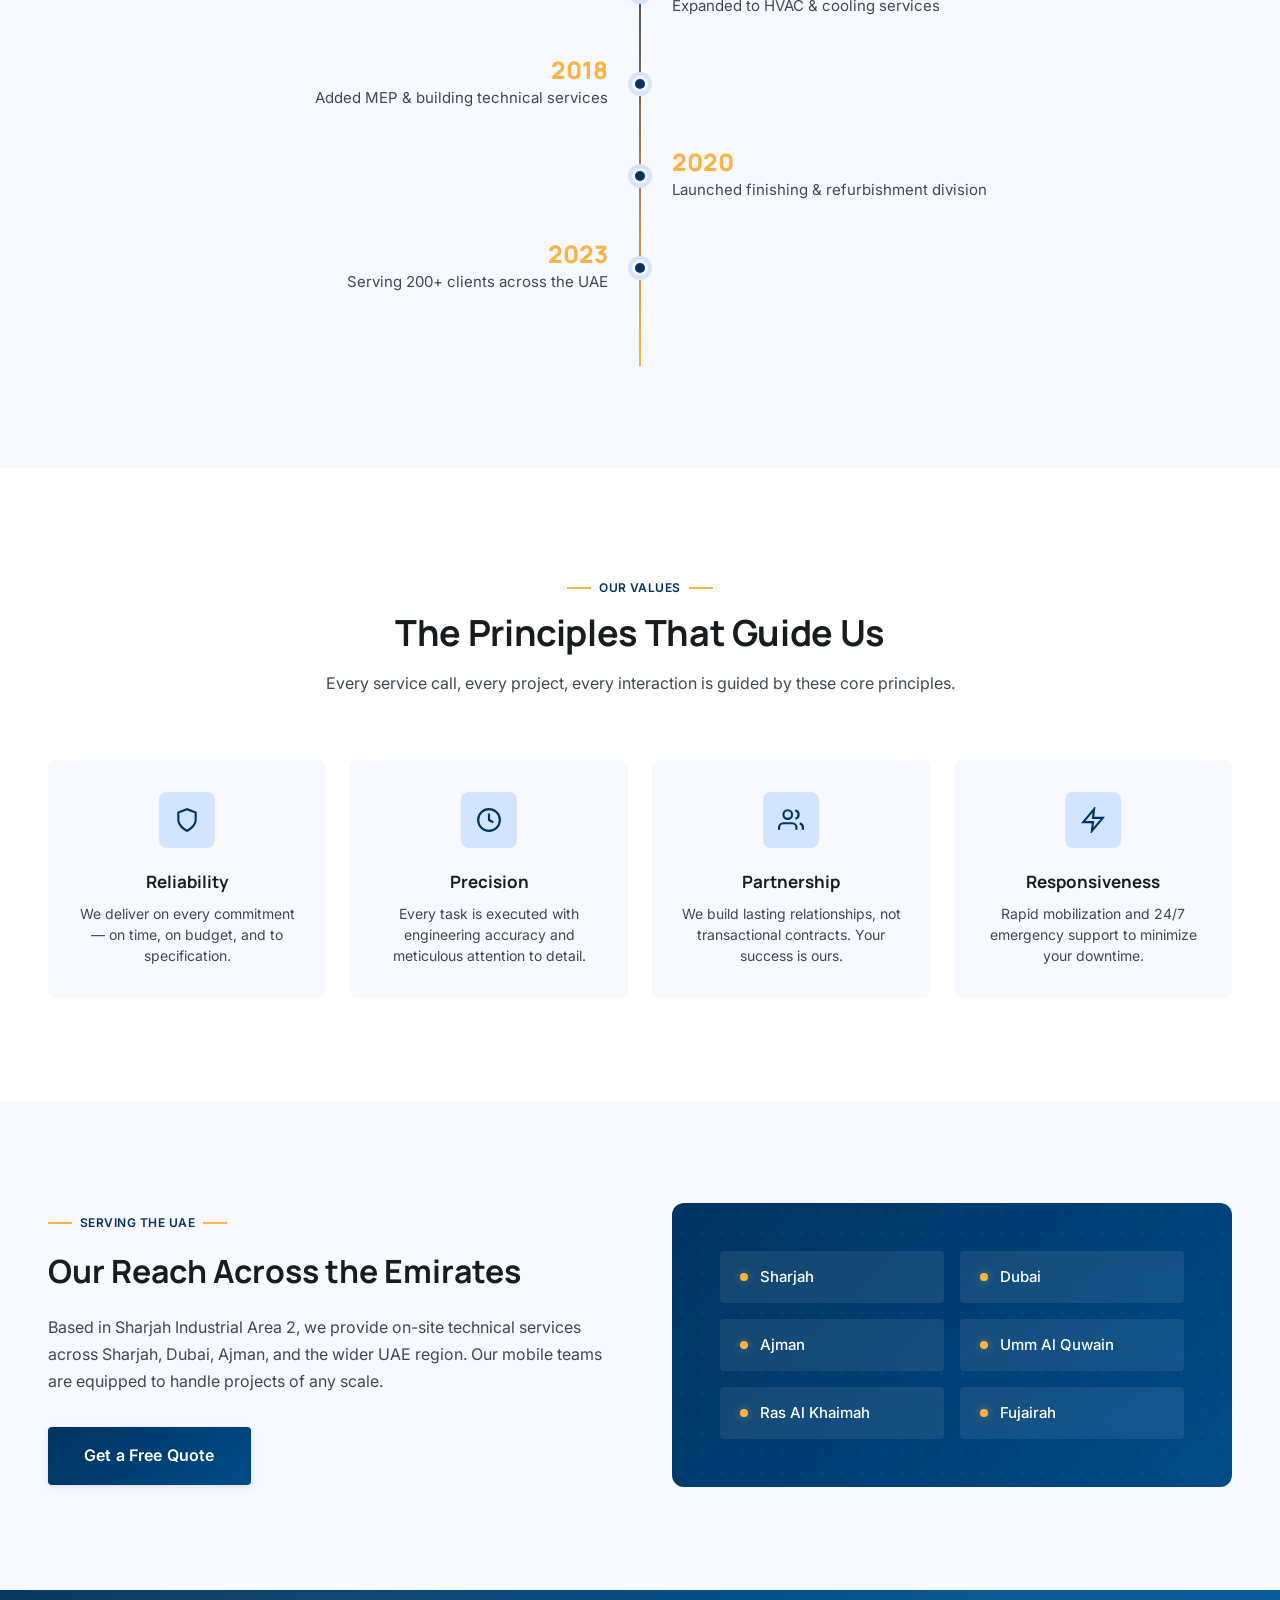
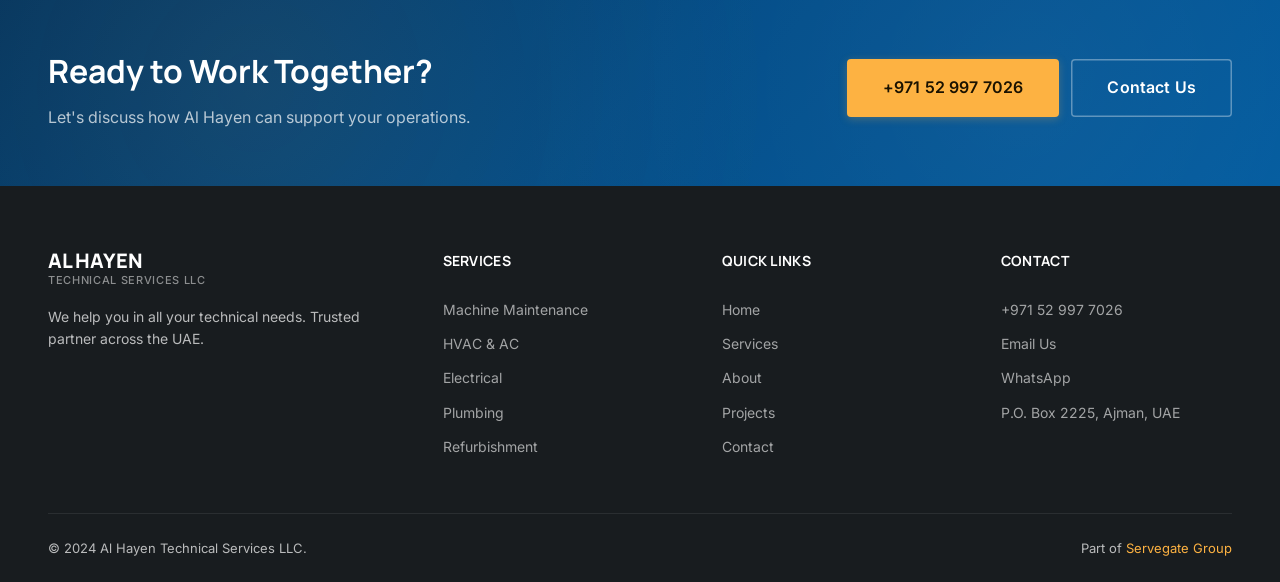
<file: about.html>
<!DOCTYPE html>
<html lang="en" dir="ltr">

<head>
    <meta charset="UTF-8">
    <meta name="viewport" content="width=device-width, initial-scale=1.0">
    <title>About Us | Al Hayen Technical Services LLC — Sharjah's Trusted Technical Partner</title>
    <meta name="description"
        content="Learn about Al Hayen Technical Services LLC — founded in Sharjah Industrial Area 2, serving 200+ businesses across UAE with precision engineering, HVAC, MEP, and maintenance solutions.">
    <meta name="keywords"
        content="about Al Hayen, technical services Sharjah, industrial maintenance company UAE, HVAC company Ajman, MEP contractor Sharjah">
    <link rel="canonical" href="https://www.servegategroup.com/about">
    <meta property="og:title" content="About Us | Al Hayen Technical Services LLC">
    <meta property="og:description"
        content="Built on Precision. Driven by Trust. Sharjah's trusted partner for industrial maintenance and technical services.">
    <meta property="og:type" content="website">
    <link rel="stylesheet" href="css/style.css">
    <style>
        .about-hero {
            background: linear-gradient(135deg, var(--primary) 0%, var(--primary-container) 50%, #005a9e 100%);
            padding: 8rem 0 4rem;
            text-align: center;
            position: relative;
            overflow: hidden
        }

        .about-hero::before {
            content: '';
            position: absolute;
            inset: 0;
            background-image: linear-gradient(rgba(255, 255, 255, .03) 1px, transparent 1px), linear-gradient(90deg, rgba(255, 255, 255, .03) 1px, transparent 1px);
            background-size: 60px 60px
        }

        .about-hero h1 {
            color: var(--on-primary);
            position: relative;
            z-index: 1
        }

        .about-hero p {
            color: rgba(255, 255, 255, .75);
            max-width: 600px;
            margin: 1rem auto 0;
            position: relative;
            z-index: 1;
            font-size: 1.125rem
        }

        .about-hero .hero-badge {
            justify-content: center;
            margin: 0 auto 1.5rem;
            position: relative;
            z-index: 1
        }

        /* Story Section */
        .story {
            background: var(--surface-container-lowest)
        }

        .story-grid {
            display: grid;
            grid-template-columns: 1fr 1fr;
            gap: 4rem;
            align-items: center
        }

        .story-content h2 {
            font-family: var(--font-display);
            font-size: clamp(1.5rem, 3vw, 2.25rem);
            font-weight: 700;
            margin-bottom: 1rem
        }

        .story-content h3 {
            font-family: var(--font-display);
            font-size: 1.125rem;
            font-weight: 600;
            color: var(--primary);
            margin-bottom: .75rem
        }

        .story-content p {
            color: var(--on-surface-variant);
            line-height: 1.8;
            margin-bottom: 1rem
        }

        .story-content p:last-of-type {
            margin-bottom: 0
        }

        /* Timeline */
        .timeline {
            background: var(--surface)
        }

        .timeline-track {
            position: relative;
            max-width: 700px;
            margin: 0 auto;
            padding: 2rem 0
        }

        .timeline-track::before {
            content: '';
            position: absolute;
            left: 50%;
            top: 0;
            bottom: 0;
            width: 2px;
            background: linear-gradient(180deg, var(--primary), var(--secondary-container));
            transform: translateX(-50%)
        }

        .timeline-item {
            display: flex;
            align-items: center;
            margin-bottom: 2.5rem;
            position: relative
        }

        .timeline-item:nth-child(odd) {
            flex-direction: row;
            text-align: right;
            padding-right: calc(50% + 2rem)
        }

        .timeline-item:nth-child(even) {
            flex-direction: row-reverse;
            text-align: left;
            padding-left: calc(50% + 2rem)
        }

        .timeline-dot {
            position: absolute;
            left: 50%;
            transform: translateX(-50%);
            width: 16px;
            height: 16px;
            background: var(--primary);
            border: 3px solid var(--surface);
            border-radius: 50%;
            z-index: 2;
            box-shadow: 0 0 0 4px var(--primary-fixed)
        }

        .timeline-content {
            flex: 1
        }

        .timeline-year {
            font-family: var(--font-display);
            font-size: 1.5rem;
            font-weight: 800;
            color: var(--secondary-container);
            line-height: 1
        }

        .timeline-text {
            font-size: .9375rem;
            color: var(--on-surface-variant);
            margin-top: .25rem
        }

        /* Values Section */
        .values {
            background: var(--surface-container-lowest)
        }

        .values-grid {
            display: grid;
            grid-template-columns: repeat(4, 1fr);
            gap: 1.5rem;
            margin-top: 3rem
        }

        .value-card {
            background: var(--surface);
            border-radius: var(--radius-md);
            padding: 2rem 1.5rem;
            text-align: center;
            transition: all var(--transition-medium);
            position: relative;
            overflow: hidden
        }

        .value-card::before {
            content: '';
            position: absolute;
            top: 0;
            left: 0;
            right: 0;
            height: 3px;
            background: linear-gradient(90deg, var(--primary), var(--secondary-container));
            transform: scaleX(0);
            transform-origin: left;
            transition: transform var(--transition-medium)
        }

        .value-card:hover {
            transform: translateY(-4px);
            box-shadow: 0 8px 32px var(--shadow-ambient)
        }

        .value-card:hover::before {
            transform: scaleX(1)
        }

        .value-icon {
            width: 56px;
            height: 56px;
            background: var(--primary-fixed);
            border-radius: var(--radius-md);
            display: flex;
            align-items: center;
            justify-content: center;
            margin: 0 auto 1.25rem;
            color: var(--primary);
            transition: all var(--transition-medium)
        }

        .value-card:hover .value-icon {
            background: linear-gradient(135deg, var(--primary), var(--primary-container));
            color: var(--on-primary)
        }

        .value-icon svg {
            width: 26px;
            height: 26px
        }

        .value-card h3 {
            font-family: var(--font-display);
            font-size: 1.0625rem;
            font-weight: 700;
            margin-bottom: .5rem
        }

        .value-card p {
            font-size: .875rem;
            color: var(--on-surface-variant);
            line-height: 1.5
        }

        /* Coverage Section */
        .coverage {
            background: var(--surface)
        }

        .coverage-inner {
            display: grid;
            grid-template-columns: 1fr 1fr;
            gap: 4rem;
            align-items: center
        }

        .coverage-map {
            background: linear-gradient(135deg, var(--primary), var(--primary-container));
            border-radius: var(--radius-lg);
            padding: 3rem;
            position: relative;
            overflow: hidden
        }

        .coverage-map::before {
            content: '';
            position: absolute;
            inset: 0;
            background-image: radial-gradient(rgba(255, 255, 255, .05) 1px, transparent 1px);
            background-size: 20px 20px
        }

        .coverage-locations {
            display: grid;
            grid-template-columns: 1fr 1fr;
            gap: 1rem;
            position: relative;
            z-index: 1
        }

        .coverage-location {
            display: flex;
            align-items: center;
            gap: .75rem;
            padding: .875rem 1.25rem;
            background: rgba(255, 255, 255, .08);
            border-radius: var(--radius-default);
            backdrop-filter: blur(8px);
            transition: all var(--transition-fast)
        }

        .coverage-location:hover {
            background: rgba(255, 255, 255, .15);
            transform: translateX(4px)
        }

        .coverage-pin {
            width: 8px;
            height: 8px;
            background: var(--secondary-container);
            border-radius: 50%;
            box-shadow: 0 0 8px rgba(253, 178, 66, .4)
        }

        .coverage-location span {
            color: var(--on-primary);
            font-size: .9375rem;
            font-weight: 500
        }

        .coverage-content h2 {
            font-family: var(--font-display);
            font-size: clamp(1.5rem, 3vw, 2rem);
            font-weight: 700;
            margin-bottom: 1rem
        }

        .coverage-content p {
            color: var(--on-surface-variant);
            line-height: 1.7;
            margin-bottom: 2rem
        }

        @media(max-width:768px) {
            .story-grid {
                grid-template-columns: 1fr;
                gap: 2rem
            }

            .values-grid {
                grid-template-columns: 1fr 1fr;
                gap: 1rem
            }

            .timeline-track::before {
                left: 1rem
            }

            .timeline-item:nth-child(odd),
            .timeline-item:nth-child(even) {
                flex-direction: row;
                text-align: left;
                padding: 0 0 0 3rem
            }

            .timeline-dot {
                left: 1rem
            }

            .coverage-inner {
                grid-template-columns: 1fr;
                gap: 2rem
            }
        }

        @media(max-width:480px) {
            .values-grid {
                grid-template-columns: 1fr
            }
        }
    </style>
</head>

<body>

    <!-- Navigation -->
    <nav class="nav" role="navigation">
        <div class="container">
            <div class="nav-inner">
                <a href="index.html" class="nav-logo">
                    <svg class="nav-logo-icon" viewBox="0 0 40 40" fill="none">
                        <rect width="40" height="40" rx="4" fill="#003461" />
                        <path d="M10 30V14l10-6 10 6v16" stroke="#fdb242" stroke-width="2.5" fill="none" />
                        <rect x="16" y="20" width="8" height="10" rx="1" stroke="#fff" stroke-width="1.5" fill="none" />
                        <circle cx="20" cy="14" r="3" stroke="#fdb242" stroke-width="1.5" fill="none" />
                    </svg>
                    <div class="nav-logo-text"><span class="nav-logo-name">AL HAYEN</span><span
                            class="nav-logo-sub">Technical Services LLC</span></div>
                </a>
                <ul class="nav-links" id="nav-links">
                    <li><a href="index.html" class="nav-link">Home</a></li>
                    <li><a href="services.html" class="nav-link">Services</a></li>
                    <li><a href="about.html" class="nav-link active">About</a></li>
                    <li><a href="projects.html" class="nav-link">Projects</a></li>
                    <li><a href="contact.html" class="nav-link">Contact</a></li>
                </ul>
                <div class="nav-cta-group">
                    <a href="tel:+971529977026" class="nav-cta-phone"><svg viewBox="0 0 24 24" fill="none"
                            stroke="currentColor" stroke-width="2">
                            <path
                                d="M22 16.92v3a2 2 0 01-2.18 2 19.79 19.79 0 01-8.63-3.07 19.5 19.5 0 01-6-6A19.79 19.79 0 012.12 4.18 2 2 0 014.11 2h3a2 2 0 012 1.72c.127.96.361 1.903.7 2.81a2 2 0 01-.45 2.11L8.09 9.91a16 16 0 006 6l1.27-1.27a2 2 0 012.11-.45c.907.339 1.85.573 2.81.7A2 2 0 0122 16.92z" />
                        </svg>Call Us</a>
                    <a href="https://wa.me/971529977026" class="nav-cta-whatsapp" target="_blank" rel="noopener"><svg
                            viewBox="0 0 24 24" fill="currentColor">
                            <path
                                d="M17.472 14.382c-.297-.149-1.758-.867-2.03-.967-.273-.099-.471-.148-.67.15-.197.297-.767.966-.94 1.164-.173.199-.347.223-.644.075-.297-.15-1.255-.463-2.39-1.475-.883-.788-1.48-1.761-1.653-2.059-.173-.297-.018-.458.13-.606.134-.133.298-.347.446-.52.149-.174.198-.298.298-.497.099-.198.05-.371-.025-.52-.075-.149-.669-1.612-.916-2.207-.242-.579-.487-.5-.669-.51l-.57-.01c-.198 0-.52.074-.792.372-.272.297-1.04 1.016-1.04 2.479 0 1.462 1.065 2.875 1.213 3.074.149.198 2.096 3.2 5.077 4.487.709.306 1.262.489 1.694.625.712.227 1.36.195 1.871.118.571-.085 1.758-.719 2.006-1.413.248-.694.248-1.289.173-1.413-.074-.124-.272-.198-.57-.347z" />
                            <path
                                d="M12 0C5.373 0 0 5.373 0 12a11.96 11.96 0 002.284 7.034L.789 23.492a.5.5 0 00.612.638l4.584-1.2A11.96 11.96 0 0012 24c6.627 0 12-5.373 12-12S18.627 0 12 0z" />
                        </svg>WhatsApp</a>
                </div>
                <button class="nav-toggle" id="nav-toggle"
                    aria-label="Toggle menu"><span></span><span></span><span></span></button>
            </div>
        </div>
    </nav>

    <!-- About Hero -->
    <section class="about-hero">
        <div class="container">
            <div class="hero-badge"><span class="hero-badge-dot"></span><span>Since 2014</span></div>
            <h1 class="display-md">Built on Precision.<br>Driven by Trust.</h1>
            <p>Al Hayen Technical Services LLC has been Sharjah's trusted partner for industrial maintenance, HVAC
                solutions, and building services since our founding.</p>
        </div>
    </section>

    <!-- Our Story -->
    <section class="story section blueprint-bg">
        <div class="floating-shapes">
            <div class="floating-shape"></div>
            <div class="floating-shape circle"></div>
            <div class="floating-shape"></div>
            <div class="floating-shape circle"></div>
            <div class="floating-shape"></div>
            <div class="floating-shape circle"></div>
        </div>
        <div class="dashed-circle"></div>
        <div class="dashed-circle"></div>
        <div class="particle-dots">
            <div class="particle-dot"></div>
            <div class="particle-dot"></div>
            <div class="particle-dot"></div>
            <div class="particle-dot"></div>
            <div class="particle-dot"></div>
            <div class="particle-dot"></div>
            <div class="particle-dot"></div>
            <div class="particle-dot"></div>
        </div>
        <div class="tech-bracket"></div>
        <div class="tech-bracket"></div>
        <div class="tech-bracket"></div>
        <div class="gradient-orb"></div>
        <div class="gradient-orb"></div>
        <div class="circuit-line horizontal"></div>
        <div class="circuit-line horizontal"></div>
        <div class="container">
            <div class="story-grid">
                <div class="story-content reveal-left">
                    <div class="section-label label-sm">Our Story</div>
                    <h2>From Workshop to Trusted Partner</h2>
                    <p>Al Hayen Technical Services LLC was founded with a simple belief: that industrial maintenance
                        should be delivered with the same precision as the machines we service. Based in Sharjah's
                        Industrial Area 2, we started as a specialized machine maintenance shop.</p>
                    <p>Over the years, our expertise expanded to encompass HVAC systems, MEP infrastructure, and
                        property finishing — always maintaining the engineering rigor that our clients depend on. Today,
                        we serve over 200 businesses across the UAE.</p>
                    <p>Our team of certified engineers and technicians brings decades of combined experience across
                        industrial, commercial, and residential sectors. We don't just fix problems — we engineer
                        lasting solutions.</p>
                </div>
                <div class="why-us-image reveal-right" style="border-radius:var(--radius-lg);overflow:hidden">
                    <img src="images/photo_008.webp" alt="Al Hayen team at work"
                        style="width:100%;height:420px;object-fit:cover">
                </div>
            </div>
        </div>
    </section>

    <!-- Timeline -->
    <section class="timeline section">
        <div class="container">
            <div class="section-header reveal">
                <div class="section-label label-sm">Our Journey</div>
                <h2 class="headline-lg section-title">Growing With Purpose</h2>
            </div>
            <div class="timeline-track">
                <div class="timeline-item reveal">
                    <div class="timeline-dot"></div>
                    <div class="timeline-content">
                        <div class="timeline-year">2014</div>
                        <div class="timeline-text">Founded in Sharjah Industrial Area 2</div>
                    </div>
                </div>
                <div class="timeline-item reveal">
                    <div class="timeline-dot"></div>
                    <div class="timeline-content">
                        <div class="timeline-year">2016</div>
                        <div class="timeline-text">Expanded to HVAC & cooling services</div>
                    </div>
                </div>
                <div class="timeline-item reveal">
                    <div class="timeline-dot"></div>
                    <div class="timeline-content">
                        <div class="timeline-year">2018</div>
                        <div class="timeline-text">Added MEP & building technical services</div>
                    </div>
                </div>
                <div class="timeline-item reveal">
                    <div class="timeline-dot"></div>
                    <div class="timeline-content">
                        <div class="timeline-year">2020</div>
                        <div class="timeline-text">Launched finishing & refurbishment division</div>
                    </div>
                </div>
                <div class="timeline-item reveal">
                    <div class="timeline-dot"></div>
                    <div class="timeline-content">
                        <div class="timeline-year">2023</div>
                        <div class="timeline-text">Serving 200+ clients across the UAE</div>
                    </div>
                </div>
            </div>
        </div>
    </section>

    <!-- Values -->
    <section class="values section">
        <div class="container">
            <div class="section-header reveal">
                <div class="section-label label-sm">Our Values</div>
                <h2 class="headline-lg section-title">The Principles That Guide Us</h2>
                <p class="body-md section-desc">Every service call, every project, every interaction is guided by these
                    core principles.</p>
            </div>
            <div class="values-grid">
                <div class="value-card reveal reveal-delay-1">
                    <div class="value-icon"><svg viewBox="0 0 24 24" fill="none" stroke="currentColor" stroke-width="2">
                            <path d="M12 22s8-4 8-10V5l-8-3-8 3v7c0 6 8 10 8 10z" />
                        </svg></div>
                    <h3>Reliability</h3>
                    <p>We deliver on every commitment — on time, on budget, and to specification.</p>
                </div>
                <div class="value-card reveal reveal-delay-2">
                    <div class="value-icon"><svg viewBox="0 0 24 24" fill="none" stroke="currentColor" stroke-width="2">
                            <circle cx="12" cy="12" r="10" />
                            <path d="M12 6v6l4 2" />
                        </svg></div>
                    <h3>Precision</h3>
                    <p>Every task is executed with engineering accuracy and meticulous attention to detail.</p>
                </div>
                <div class="value-card reveal reveal-delay-3">
                    <div class="value-icon"><svg viewBox="0 0 24 24" fill="none" stroke="currentColor" stroke-width="2">
                            <path d="M17 21v-2a4 4 0 00-4-4H5a4 4 0 00-4 4v2" />
                            <circle cx="9" cy="7" r="4" />
                            <path d="M23 21v-2a4 4 0 00-3-3.87" />
                            <path d="M16 3.13a4 4 0 010 7.75" />
                        </svg></div>
                    <h3>Partnership</h3>
                    <p>We build lasting relationships, not transactional contracts. Your success is ours.</p>
                </div>
                <div class="value-card reveal reveal-delay-4">
                    <div class="value-icon"><svg viewBox="0 0 24 24" fill="none" stroke="currentColor" stroke-width="2">
                            <polygon points="13 2 3 14 12 14 11 22 21 10 12 10 13 2" />
                        </svg></div>
                    <h3>Responsiveness</h3>
                    <p>Rapid mobilization and 24/7 emergency support to minimize your downtime.</p>
                </div>
            </div>
        </div>
    </section>

    <!-- Coverage -->
    <section class="coverage section">
        <div class="container">
            <div class="coverage-inner">
                <div class="coverage-content reveal-left">
                    <div class="section-label label-sm">Serving the UAE</div>
                    <h2>Our Reach Across the Emirates</h2>
                    <p>Based in Sharjah Industrial Area 2, we provide on-site technical services across Sharjah, Dubai,
                        Ajman, and the wider UAE region. Our mobile teams are equipped to handle projects of any scale.
                    </p>
                    <a href="contact.html" class="btn btn-primary btn-lg">Get a Free Quote</a>
                </div>
                <div class="coverage-map reveal-right">
                    <div class="coverage-locations">
                        <div class="coverage-location"><span class="coverage-pin"></span><span>Sharjah</span></div>
                        <div class="coverage-location"><span class="coverage-pin"></span><span>Dubai</span></div>
                        <div class="coverage-location"><span class="coverage-pin"></span><span>Ajman</span></div>
                        <div class="coverage-location"><span class="coverage-pin"></span><span>Umm Al Quwain</span>
                        </div>
                        <div class="coverage-location"><span class="coverage-pin"></span><span>Ras Al Khaimah</span>
                        </div>
                        <div class="coverage-location"><span class="coverage-pin"></span><span>Fujairah</span></div>
                    </div>
                </div>
            </div>
        </div>
    </section>

    <!-- CTA -->
    <section class="cta-banner section" style="padding:0">
        <div class="container">
            <div class="cta-banner-inner">
                <div class="cta-banner-text">
                    <h2>Ready to Work Together?</h2>
                    <p>Let's discuss how Al Hayen can support your operations.</p>
                </div>
                <div class="cta-banner-actions">
                    <a href="tel:+971529977026" class="btn btn-secondary btn-lg">+971 52 997 7026</a>
                    <a href="contact.html" class="btn btn-outline btn-lg">Contact Us</a>
                </div>
            </div>
        </div>
    </section>

    <!-- Footer -->
    <footer class="footer">
        <div class="container">
            <div class="footer-grid">
                <div class="footer-brand">
                    <div class="nav-logo-text"><span class="nav-logo-name" style="color:#fff">AL HAYEN</span><span
                            class="nav-logo-sub">Technical Services LLC</span></div>
                    <p>We help you in all your technical needs. Trusted partner across the UAE.</p>
                </div>
                <div class="footer-col">
                    <h4>Services</h4><a href="services.html">Machine Maintenance</a><a href="services.html">HVAC &
                        AC</a><a href="services.html">Electrical</a><a href="services.html">Plumbing</a><a
                        href="services.html">Refurbishment</a>
                </div>
                <div class="footer-col">
                    <h4>Quick Links</h4><a href="index.html">Home</a><a href="services.html">Services</a><a
                        href="about.html">About</a><a href="projects.html">Projects</a><a
                        href="contact.html">Contact</a>
                </div>
                <div class="footer-col">
                    <h4>Contact</h4><a href="tel:+971529977026">+971 52 997 7026</a><a
                        href="mailto:alhayentechnicalservices@gmail.com">Email Us</a><a
                        href="https://wa.me/971529977026" target="_blank">WhatsApp</a><a>P.O. Box 2225, Ajman, UAE</a>
                </div>
            </div>
            <div class="footer-bottom"><span>&copy; 2024 Al Hayen Technical Services LLC.</span><span>Part of <a
                        href="https://www.servegategroup.com" target="_blank">Servegate Group</a></span></div>
        </div>
    </footer>

    <div class="floating-whatsapp"><a
            href="https://wa.me/971529977026?text=Hello%20Al%20Hayen%2C%20I%20need%20technical%20services."
            class="floating-whatsapp-btn" target="_blank" rel="noopener" aria-label="WhatsApp"><svg viewBox="0 0 24 24"
                fill="currentColor">
                <path
                    d="M17.472 14.382c-.297-.149-1.758-.867-2.03-.967-.273-.099-.471-.148-.67.15-.197.297-.767.966-.94 1.164-.173.199-.347.223-.644.075-.297-.15-1.255-.463-2.39-1.475-.883-.788-1.48-1.761-1.653-2.059-.173-.297-.018-.458.13-.606.134-.133.298-.347.446-.52.149-.174.198-.298.298-.497.099-.198.05-.371-.025-.52-.075-.149-.669-1.612-.916-2.207-.242-.579-.487-.5-.669-.51l-.57-.01c-.198 0-.52.074-.792.372-.272.297-1.04 1.016-1.04 2.479 0 1.462 1.065 2.875 1.213 3.074.149.198 2.096 3.2 5.077 4.487.709.306 1.262.489 1.694.625.712.227 1.36.195 1.871.118.571-.085 1.758-.719 2.006-1.413.248-.694.248-1.289.173-1.413-.074-.124-.272-.198-.57-.347z" />
                <path
                    d="M12 0C5.373 0 0 5.373 0 12a11.96 11.96 0 002.284 7.034L.789 23.492a.5.5 0 00.612.638l4.584-1.2A11.96 11.96 0 0012 24c6.627 0 12-5.373 12-12S18.627 0 12 0z" />
            </svg></a></div>
    <div class="mobile-cta-bar">
        <div class="mobile-cta-bar-inner"><a href="tel:+971529977026" class="btn btn-primary">Call Now</a><a
                href="https://wa.me/971529977026" class="btn btn-whatsapp" target="_blank">WhatsApp</a><a
                href="contact.html" class="btn btn-secondary">Get Quote</a></div>
    </div>
    <script src="js/main.js"></script>
</body>

</html>
</file>
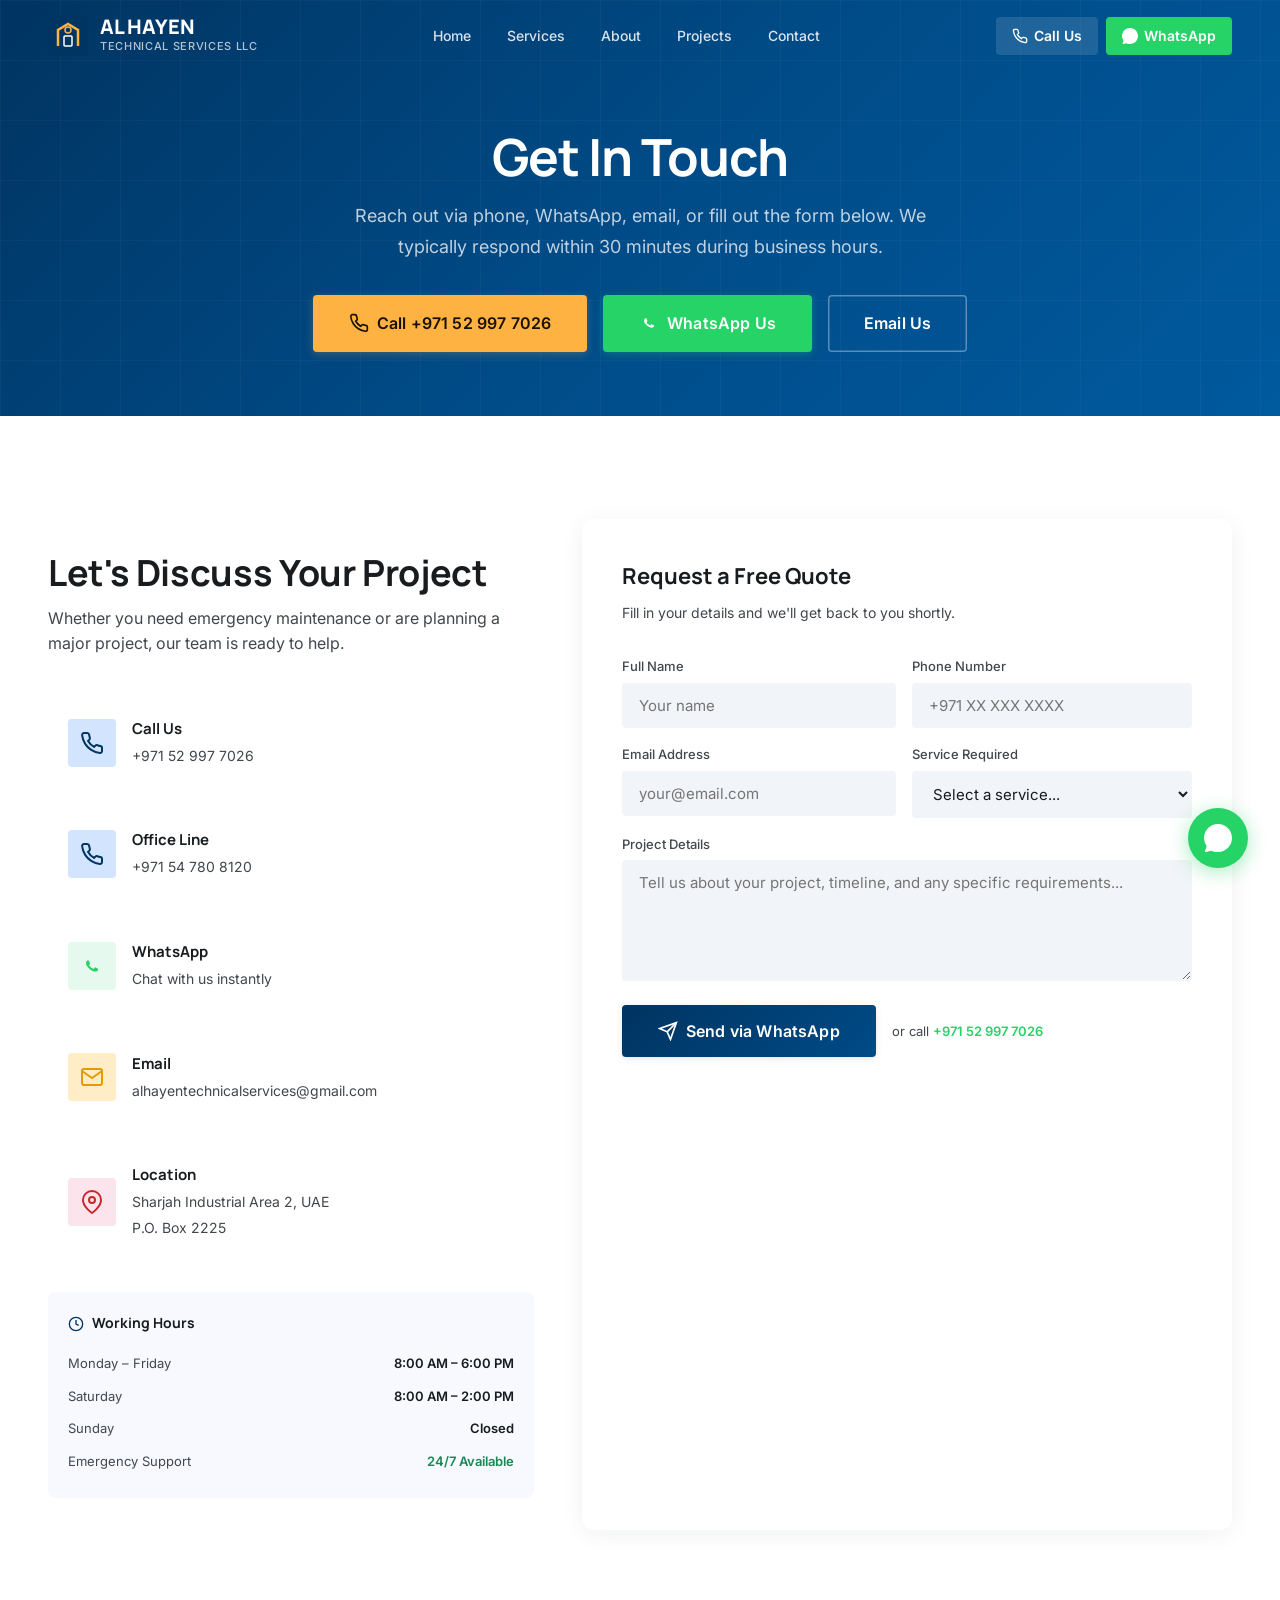
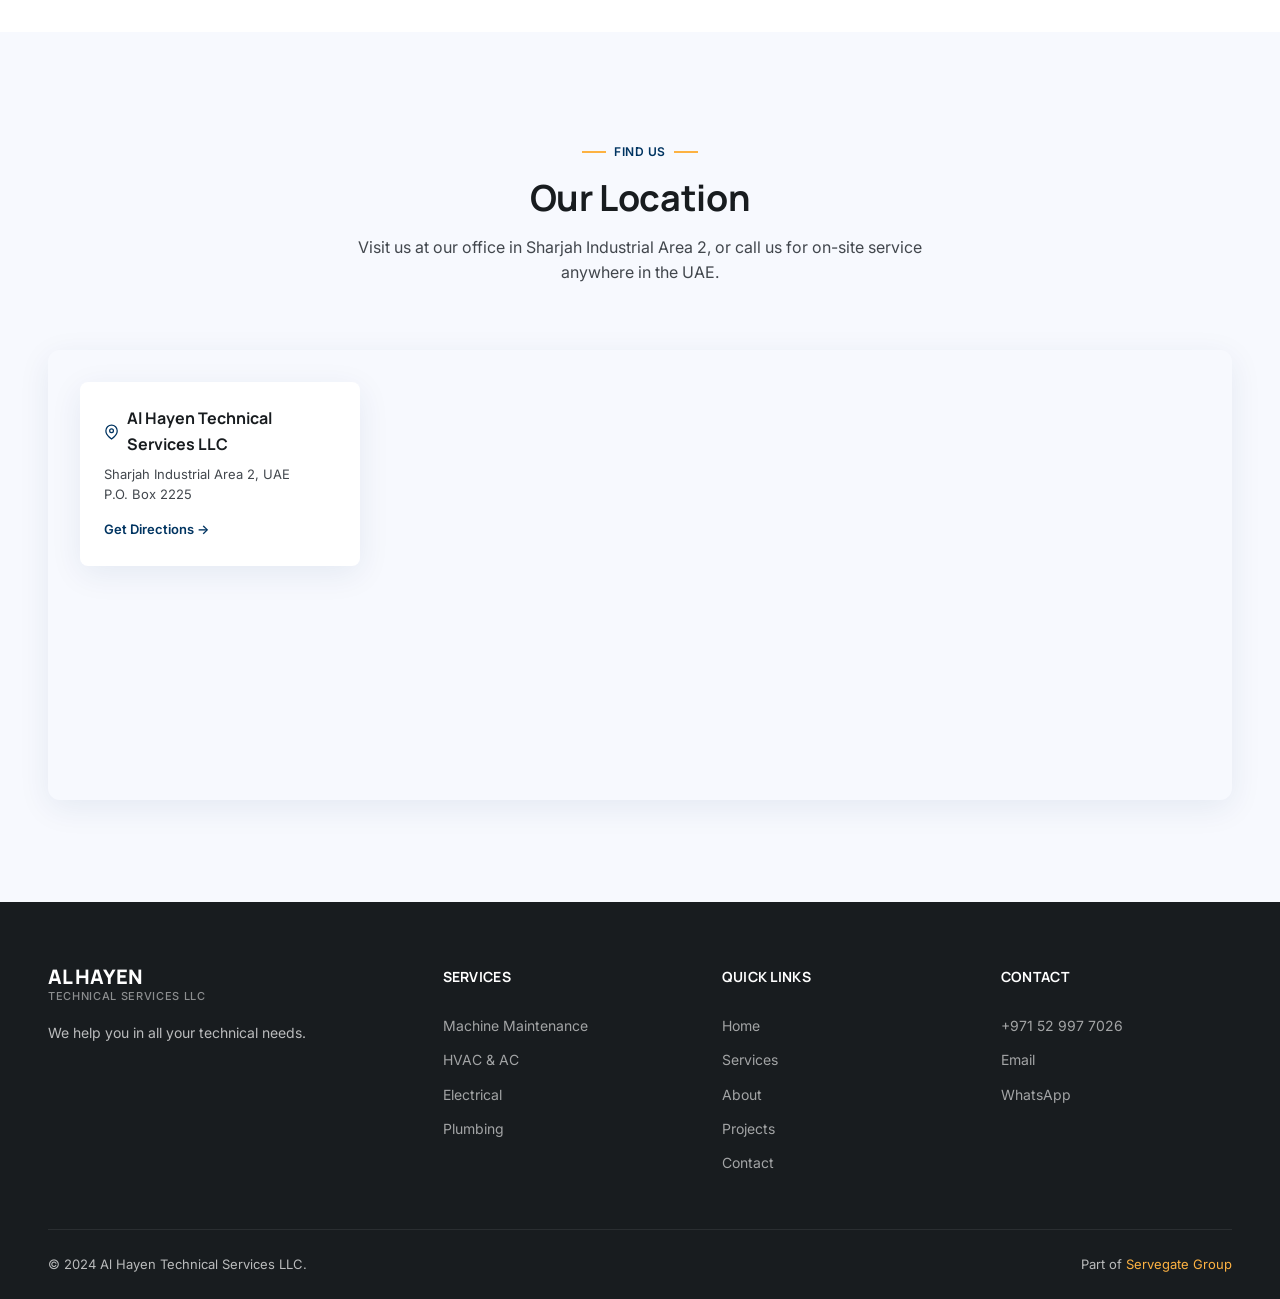
<file: contact.html>
<!DOCTYPE html>
<html lang="en" dir="ltr">

<head>
    <meta charset="UTF-8">
    <meta name="viewport" content="width=device-width, initial-scale=1.0">
    <title>Contact Us | Al Hayen Technical Services LLC — Get a Free Quote</title>
    <meta name="description"
        content="Contact Al Hayen Technical Services LLC for HVAC, machine maintenance, MEP, and refurbishment services. Call +971 52 997 7026 or WhatsApp us. Located in Sharjah Industrial Area 2.">
    <meta name="keywords"
        content="contact Al Hayen, technical services quote, HVAC quote UAE, maintenance services Sharjah, Ajman contractor contact">
    <link rel="canonical" href="https://www.servegategroup.com/contact">
    <link rel="stylesheet" href="css/style.css">
    <style>
        .contact-hero {
            background: linear-gradient(135deg, var(--primary) 0%, var(--primary-container) 50%, #005a9e 100%);
            padding: 8rem 0 4rem;
            text-align: center;
            position: relative;
            overflow: hidden
        }

        .contact-hero::before {
            content: '';
            position: absolute;
            inset: 0;
            background-image: linear-gradient(rgba(255, 255, 255, .03) 1px, transparent 1px), linear-gradient(90deg, rgba(255, 255, 255, .03) 1px, transparent 1px);
            background-size: 60px 60px
        }

        .contact-hero h1 {
            color: var(--on-primary);
            position: relative;
            z-index: 1
        }

        .contact-hero p {
            color: rgba(255, 255, 255, .75);
            max-width: 600px;
            margin: 1rem auto 0;
            position: relative;
            z-index: 1
        }

        .contact-quick-actions {
            display: flex;
            justify-content: center;
            gap: 1rem;
            margin-top: 2rem;
            position: relative;
            z-index: 1;
            flex-wrap: wrap
        }

        /* Map Section */
        .map-section {
            background: var(--surface)
        }

        .map-container {
            border-radius: var(--radius-lg);
            overflow: hidden;
            box-shadow: 0 8px 32px var(--shadow-key);
            position: relative
        }

        .map-container iframe {
            width: 100%;
            height: 450px;
            display: block
        }

        .map-overlay-card {
            position: absolute;
            top: 2rem;
            left: 2rem;
            background: var(--surface-container-lowest);
            border-radius: var(--radius-md);
            padding: 1.5rem;
            box-shadow: 0 8px 32px var(--shadow-key);
            max-width: 280px;
            z-index: 2
        }

        .map-overlay-card h3 {
            font-family: var(--font-display);
            font-size: 1rem;
            font-weight: 700;
            margin-bottom: .5rem;
            display: flex;
            align-items: center;
            gap: .5rem
        }

        .map-overlay-card h3 svg {
            color: var(--primary);
            width: 18px;
            height: 18px
        }

        .map-overlay-card p {
            font-size: .8125rem;
            color: var(--on-surface-variant);
            line-height: 1.5;
            margin-bottom: .75rem
        }

        .map-overlay-card a {
            font-size: .8125rem;
            font-weight: 600;
            color: var(--primary)
        }

        /* Extended Contact Section */
        .contact-full {
            background: var(--surface-container-lowest)
        }

        .contact-full .contact-grid {
            display: grid;
            grid-template-columns: 1fr 1.2fr;
            gap: 3rem
        }

        /* Working Hours */
        .working-hours {
            margin-top: 2rem;
            padding: 1.25rem;
            background: var(--surface);
            border-radius: var(--radius-md)
        }

        .working-hours h4 {
            font-family: var(--font-display);
            font-size: .875rem;
            font-weight: 700;
            margin-bottom: .75rem;
            display: flex;
            align-items: center;
            gap: .5rem
        }

        .working-hours h4 svg {
            width: 16px;
            height: 16px;
            color: var(--primary)
        }

        .hours-row {
            display: flex;
            justify-content: space-between;
            padding: .375rem 0;
            font-size: .8125rem
        }

        .hours-row span:first-child {
            color: var(--on-surface-variant)
        }

        .hours-row span:last-child {
            font-weight: 600
        }

        .hours-row.highlight span:last-child {
            color: var(--success)
        }

        @media(max-width:768px) {
            .contact-full .contact-grid {
                grid-template-columns: 1fr
            }

            .map-overlay-card {
                position: relative;
                top: 0;
                left: 0;
                max-width: 100%;
                border-radius: 0 0 var(--radius-md) var(--radius-md);
                box-shadow: none
            }

            .map-container iframe {
                height: 300px
            }

            .contact-quick-actions {
                flex-direction: column;
                align-items: center
            }
        }
    </style>
</head>

<body>

    <nav class="nav" role="navigation">
        <div class="container">
            <div class="nav-inner">
                <a href="index.html" class="nav-logo"><svg class="nav-logo-icon" viewBox="0 0 40 40" fill="none">
                        <rect width="40" height="40" rx="4" fill="#003461" />
                        <path d="M10 30V14l10-6 10 6v16" stroke="#fdb242" stroke-width="2.5" fill="none" />
                        <rect x="16" y="20" width="8" height="10" rx="1" stroke="#fff" stroke-width="1.5" fill="none" />
                        <circle cx="20" cy="14" r="3" stroke="#fdb242" stroke-width="1.5" fill="none" />
                    </svg>
                    <div class="nav-logo-text"><span class="nav-logo-name">AL HAYEN</span><span
                            class="nav-logo-sub">Technical Services LLC</span></div>
                </a>
                <ul class="nav-links" id="nav-links">
                    <li><a href="index.html" class="nav-link">Home</a></li>
                    <li><a href="services.html" class="nav-link">Services</a></li>
                    <li><a href="about.html" class="nav-link">About</a></li>
                    <li><a href="projects.html" class="nav-link">Projects</a></li>
                    <li><a href="contact.html" class="nav-link active">Contact</a></li>
                </ul>
                <div class="nav-cta-group">
                    <a href="tel:+971529977026" class="nav-cta-phone"><svg viewBox="0 0 24 24" fill="none"
                            stroke="currentColor" stroke-width="2">
                            <path
                                d="M22 16.92v3a2 2 0 01-2.18 2 19.79 19.79 0 01-8.63-3.07 19.5 19.5 0 01-6-6A19.79 19.79 0 012.12 4.18 2 2 0 014.11 2h3a2 2 0 012 1.72c.127.96.361 1.903.7 2.81a2 2 0 01-.45 2.11L8.09 9.91a16 16 0 006 6l1.27-1.27a2 2 0 012.11-.45c.907.339 1.85.573 2.81.7A2 2 0 0122 16.92z" />
                        </svg>Call Us</a>
                    <a href="https://wa.me/971529977026" class="nav-cta-whatsapp" target="_blank"><svg
                            viewBox="0 0 24 24" fill="currentColor">
                            <path
                                d="M17.472 14.382c-.297-.149-1.758-.867-2.03-.967-.273-.099-.471-.148-.67.15-.197.297-.767.966-.94 1.164-.173.199-.347.223-.644.075-.297-.15-1.255-.463-2.39-1.475-.883-.788-1.48-1.761-1.653-2.059-.173-.297-.018-.458.13-.606.134-.133.298-.347.446-.52.149-.174.198-.298.298-.497.099-.198.05-.371-.025-.52-.075-.149-.669-1.612-.916-2.207-.242-.579-.487-.5-.669-.51l-.57-.01c-.198 0-.52.074-.792.372-.272.297-1.04 1.016-1.04 2.479 0 1.462 1.065 2.875 1.213 3.074.149.198 2.096 3.2 5.077 4.487.709.306 1.262.489 1.694.625.712.227 1.36.195 1.871.118.571-.085 1.758-.719 2.006-1.413.248-.694.248-1.289.173-1.413-.074-.124-.272-.198-.57-.347z" />
                            <path
                                d="M12 0C5.373 0 0 5.373 0 12a11.96 11.96 0 002.284 7.034L.789 23.492a.5.5 0 00.612.638l4.584-1.2A11.96 11.96 0 0012 24c6.627 0 12-5.373 12-12S18.627 0 12 0z" />
                        </svg>WhatsApp</a>
                </div>
                <button class="nav-toggle" id="nav-toggle"
                    aria-label="Toggle menu"><span></span><span></span><span></span></button>
            </div>
        </div>
    </nav>

    <!-- Contact Hero -->
    <section class="contact-hero">
        <div class="container">
            <h1 class="display-md">Get In Touch</h1>
            <p class="body-lg">Reach out via phone, WhatsApp, email, or fill out the form below. We typically respond
                within 30 minutes during business hours.</p>
            <div class="contact-quick-actions">
                <a href="tel:+971529977026" class="btn btn-secondary btn-lg"><svg viewBox="0 0 24 24" fill="none"
                        stroke="currentColor" stroke-width="2">
                        <path
                            d="M22 16.92v3a2 2 0 01-2.18 2 19.79 19.79 0 01-8.63-3.07 19.5 19.5 0 01-6-6A19.79 19.79 0 012.12 4.18 2 2 0 014.11 2h3a2 2 0 012 1.72c.127.96.361 1.903.7 2.81a2 2 0 01-.45 2.11L8.09 9.91a16 16 0 006 6l1.27-1.27a2 2 0 012.11-.45c.907.339 1.85.573 2.81.7A2 2 0 0122 16.92z" />
                    </svg>Call +971 52 997 7026</a>
                <a href="https://wa.me/971529977026?text=Hello%20Al%20Hayen%2C%20I%20need%20technical%20services."
                    class="btn btn-whatsapp btn-lg" target="_blank"><svg viewBox="0 0 24 24" fill="currentColor"
                        width="20" height="20">
                        <path
                            d="M17.472 14.382c-.297-.149-1.758-.867-2.03-.967-.273-.099-.471-.148-.67.15-.197.297-.767.966-.94 1.164-.173.199-.347.223-.644.075-.297-.15-1.255-.463-2.39-1.475-.883-.788-1.48-1.761-1.653-2.059-.173-.297-.018-.458.13-.606.134-.133.298-.347.446-.52.149-.174.198-.298.298-.497.099-.198.05-.371-.025-.52-.075-.149-.669-1.612-.916-2.207-.242-.579-.487-.5-.669-.51l-.57-.01c-.198 0-.52.074-.792.372-.272.297-1.04 1.016-1.04 2.479 0 1.462 1.065 2.875 1.213 3.074.149.198 2.096 3.2 5.077 4.487.709.306 1.262.489 1.694.625.712.227 1.36.195 1.871.118.571-.085 1.758-.719 2.006-1.413.248-.694.248-1.289.173-1.413-.074-.124-.272-.198-.57-.347z" />
                    </svg>WhatsApp Us</a>
                <a href="mailto:alhayentechnicalservices@gmail.com" class="btn btn-outline btn-lg">Email Us</a>
            </div>
        </div>
    </section>

    <!-- Contact Form + Info -->
    <section class="contact-full section">
        <div class="container">
            <div class="contact-grid">
                <div class="contact-info reveal-left">
                    <h2 class="headline-lg">Let's Discuss Your Project</h2>
                    <p class="body-md contact-info-desc" style="color:var(--on-surface-variant);margin-top:.75rem">
                        Whether you need emergency maintenance or are planning a major project, our team is ready to
                        help.</p>
                    <div class="contact-methods">
                        <a href="tel:+971529977026" class="contact-method">
                            <div class="contact-method-icon phone"><svg viewBox="0 0 24 24" fill="none"
                                    stroke="currentColor" stroke-width="2">
                                    <path
                                        d="M22 16.92v3a2 2 0 01-2.18 2 19.79 19.79 0 01-8.63-3.07 19.5 19.5 0 01-6-6A19.79 19.79 0 012.12 4.18 2 2 0 014.11 2h3a2 2 0 012 1.72c.127.96.361 1.903.7 2.81a2 2 0 01-.45 2.11L8.09 9.91a16 16 0 006 6l1.27-1.27a2 2 0 012.11-.45c.907.339 1.85.573 2.81.7A2 2 0 0122 16.92z" />
                                </svg></div>
                            <div class="contact-method-text"><strong>Call Us</strong><span>+971 52 997 7026</span></div>
                        </a>
                        <a href="tel:+971547808120" class="contact-method">
                            <div class="contact-method-icon phone"><svg viewBox="0 0 24 24" fill="none"
                                    stroke="currentColor" stroke-width="2">
                                    <path
                                        d="M22 16.92v3a2 2 0 01-2.18 2 19.79 19.79 0 01-8.63-3.07 19.5 19.5 0 01-6-6A19.79 19.79 0 012.12 4.18 2 2 0 014.11 2h3a2 2 0 012 1.72c.127.96.361 1.903.7 2.81a2 2 0 01-.45 2.11L8.09 9.91a16 16 0 006 6l1.27-1.27a2 2 0 012.11-.45c.907.339 1.85.573 2.81.7A2 2 0 0122 16.92z" />
                                </svg></div>
                            <div class="contact-method-text"><strong>Office Line</strong><span>+971 54 780 8120</span>
                            </div>
                        </a>
                        <a href="https://wa.me/971529977026" class="contact-method" target="_blank">
                            <div class="contact-method-icon whatsapp"><svg viewBox="0 0 24 24" fill="currentColor">
                                    <path
                                        d="M17.472 14.382c-.297-.149-1.758-.867-2.03-.967-.273-.099-.471-.148-.67.15-.197.297-.767.966-.94 1.164-.173.199-.347.223-.644.075-.297-.15-1.255-.463-2.39-1.475-.883-.788-1.48-1.761-1.653-2.059-.173-.297-.018-.458.13-.606.134-.133.298-.347.446-.52.149-.174.198-.298.298-.497.099-.198.05-.371-.025-.52-.075-.149-.669-1.612-.916-2.207-.242-.579-.487-.5-.669-.51l-.57-.01c-.198 0-.52.074-.792.372-.272.297-1.04 1.016-1.04 2.479 0 1.462 1.065 2.875 1.213 3.074.149.198 2.096 3.2 5.077 4.487.709.306 1.262.489 1.694.625.712.227 1.36.195 1.871.118.571-.085 1.758-.719 2.006-1.413.248-.694.248-1.289.173-1.413-.074-.124-.272-.198-.57-.347z" />
                                </svg></div>
                            <div class="contact-method-text"><strong>WhatsApp</strong><span>Chat with us
                                    instantly</span></div>
                        </a>
                        <a href="mailto:alhayentechnicalservices@gmail.com" class="contact-method">
                            <div class="contact-method-icon email"><svg viewBox="0 0 24 24" fill="none"
                                    stroke="currentColor" stroke-width="2">
                                    <path
                                        d="M4 4h16c1.1 0 2 .9 2 2v12c0 1.1-.9 2-2 2H4c-1.1 0-2-.9-2-2V6c0-1.1.9-2 2-2z" />
                                    <polyline points="22,6 12,13 2,6" />
                                </svg></div>
                            <div class="contact-method-text">
                                <strong>Email</strong><span>alhayentechnicalservices@gmail.com</span></div>
                        </a>
                        <div class="contact-method">
                            <div class="contact-method-icon location"><svg viewBox="0 0 24 24" fill="none"
                                    stroke="currentColor" stroke-width="2">
                                    <path d="M21 10c0 7-9 13-9 13s-9-6-9-13a9 9 0 0118 0z" />
                                    <circle cx="12" cy="10" r="3" />
                                </svg></div>
                            <div class="contact-method-text"><strong>Location</strong><span>Sharjah Industrial Area 2,
                                    UAE<br>P.O. Box 2225</span></div>
                        </div>
                    </div>
                    <div class="working-hours">
                        <h4><svg viewBox="0 0 24 24" fill="none" stroke="currentColor" stroke-width="2">
                                <circle cx="12" cy="12" r="10" />
                                <path d="M12 6v6l4 2" />
                            </svg>Working Hours</h4>
                        <div class="hours-row"><span>Monday – Friday</span><span>8:00 AM – 6:00 PM</span></div>
                        <div class="hours-row"><span>Saturday</span><span>8:00 AM – 2:00 PM</span></div>
                        <div class="hours-row"><span>Sunday</span><span>Closed</span></div>
                        <div class="hours-row highlight"><span>Emergency Support</span><span>24/7 Available</span></div>
                    </div>
                </div>

                <div class="contact-form-card reveal-right">
                    <h3>Request a Free Quote</h3>
                    <p>Fill in your details and we'll get back to you shortly.</p>
                    <form id="contact-form">
                        <div class="form-grid">
                            <div class="form-group"><label for="name">Full Name</label><input type="text" id="name"
                                    name="name" placeholder="Your name" required></div>
                            <div class="form-group"><label for="phone">Phone Number</label><input type="tel" id="phone"
                                    name="phone" placeholder="+971 XX XXX XXXX" required></div>
                            <div class="form-group"><label for="email">Email Address</label><input type="email"
                                    id="email" name="email" placeholder="your@email.com"></div>
                            <div class="form-group"><label for="service">Service Required</label><select id="service"
                                    name="service" required>
                                    <option value="">Select a service...</option>
                                    <option value="Machine Maintenance">Machine Maintenance & AMC</option>
                                    <option value="HVAC Installation">HVAC / AC Installation</option>
                                    <option value="AC Service">AC & HVAC Troubleshooting</option>
                                    <option value="Chiller Maintenance">Chiller Maintenance</option>
                                    <option value="Electrical Installation">Electrical & Electro-Mechanical</option>
                                    <option value="Plumbing">Plumbing & Sanitary</option>
                                    <option value="Industrial Hydraulic">Industrial Hydraulic Works</option>
                                    <option value="Ducting Insulation">Ducting & Insulation</option>
                                    <option value="Painting Wallpaper">Painting & Fit-out Work</option>
                                    <option value="Refurbishment">Property Refurbishment</option>
                                    <option value="Other">Other</option>
                                </select></div>
                            <div class="form-group full-width"><label for="message">Project Details</label><textarea
                                    id="message" name="message"
                                    placeholder="Tell us about your project, timeline, and any specific requirements..."
                                    rows="5"></textarea></div>
                        </div>
                        <div class="form-submit-row">
                            <button type="submit" class="btn btn-primary btn-lg"><svg viewBox="0 0 24 24" fill="none"
                                    stroke="currentColor" stroke-width="2">
                                    <line x1="22" y1="2" x2="11" y2="13" />
                                    <polygon points="22 2 15 22 11 13 2 9 22 2" />
                                </svg>Send via WhatsApp</button>
                            <span class="form-submit-alt">or call <a href="tel:+971529977026">+971 52 997
                                    7026</a></span>
                        </div>
                    </form>
                </div>
            </div>
        </div>
    </section>

    <!-- Map Section -->
    <section class="map-section section">
        <div class="container">
            <div class="section-header reveal">
                <div class="section-label label-sm">Find Us</div>
                <h2 class="headline-lg section-title">Our Location</h2>
                <p class="body-md section-desc">Visit us at our office in Sharjah Industrial Area 2, or call us for
                    on-site service anywhere in the UAE.</p>
            </div>
            <div class="map-container reveal">
                <iframe
                    src="https://www.google.com/maps/embed?pb=!1m18!1m12!1m3!1d3606.7073491836545!2d55.408908600000004!3d25.3140347!2m3!1f0!2f0!3f0!3m2!1i1024!2i768!4f13.1!3m3!1m2!1s0x3e5f5fafd654b217%3A0x870a6ea7db9a1d0e!2sAl%20Hayen%20Technical%20services%20LLC!5e0!3m2!1sen!2sin!4v1775932805973!5m2!1sen!2sin"
                    width="100%" height="450" style="border:0;" allowfullscreen="" loading="lazy"
                    referrerpolicy="no-referrer-when-downgrade" title="Al Hayen Technical Services Location"></iframe>
                <div class="map-overlay-card">
                    <h3><svg viewBox="0 0 24 24" fill="none" stroke="currentColor" stroke-width="2">
                            <path d="M21 10c0 7-9 13-9 13s-9-6-9-13a9 9 0 0118 0z" />
                            <circle cx="12" cy="10" r="3" />
                        </svg>Al Hayen Technical Services LLC</h3>
                    <p>Sharjah Industrial Area 2, UAE<br>P.O. Box 2225</p>
                    <a href="https://maps.google.com/?q=Al+Hayen+Technical+services+LLC" target="_blank"
                        rel="noopener">Get Directions →</a>
                </div>
            </div>
        </div>
    </section>

    <footer class="footer">
        <div class="container">
            <div class="footer-grid">
                <div class="footer-brand">
                    <div class="nav-logo-text"><span class="nav-logo-name" style="color:#fff">AL HAYEN</span><span
                            class="nav-logo-sub">Technical Services LLC</span></div>
                    <p>We help you in all your technical needs.</p>
                </div>
                <div class="footer-col">
                    <h4>Services</h4><a href="services.html">Machine Maintenance</a><a href="services.html">HVAC &
                        AC</a><a href="services.html">Electrical</a><a href="services.html">Plumbing</a>
                </div>
                <div class="footer-col">
                    <h4>Quick Links</h4><a href="index.html">Home</a><a href="services.html">Services</a><a
                        href="about.html">About</a><a href="projects.html">Projects</a><a
                        href="contact.html">Contact</a>
                </div>
                <div class="footer-col">
                    <h4>Contact</h4><a href="tel:+971529977026">+971 52 997 7026</a><a
                        href="mailto:alhayentechnicalservices@gmail.com">Email</a><a href="https://wa.me/971529977026"
                        target="_blank">WhatsApp</a>
                </div>
            </div>
            <div class="footer-bottom"><span>&copy; 2024 Al Hayen Technical Services LLC.</span><span>Part of <a
                        href="https://www.servegategroup.com" target="_blank">Servegate Group</a></span></div>
        </div>
    </footer>

    <div class="floating-whatsapp"><a href="https://wa.me/971529977026" class="floating-whatsapp-btn" target="_blank"
            aria-label="WhatsApp"><svg viewBox="0 0 24 24" fill="currentColor">
                <path
                    d="M17.472 14.382c-.297-.149-1.758-.867-2.03-.967-.273-.099-.471-.148-.67.15-.197.297-.767.966-.94 1.164-.173.199-.347.223-.644.075-.297-.15-1.255-.463-2.39-1.475-.883-.788-1.48-1.761-1.653-2.059-.173-.297-.018-.458.13-.606.134-.133.298-.347.446-.52.149-.174.198-.298.298-.497.099-.198.05-.371-.025-.52-.075-.149-.669-1.612-.916-2.207-.242-.579-.487-.5-.669-.51l-.57-.01c-.198 0-.52.074-.792.372-.272.297-1.04 1.016-1.04 2.479 0 1.462 1.065 2.875 1.213 3.074.149.198 2.096 3.2 5.077 4.487.709.306 1.262.489 1.694.625.712.227 1.36.195 1.871.118.571-.085 1.758-.719 2.006-1.413.248-.694.248-1.289.173-1.413-.074-.124-.272-.198-.57-.347z" />
                <path
                    d="M12 0C5.373 0 0 5.373 0 12a11.96 11.96 0 002.284 7.034L.789 23.492a.5.5 0 00.612.638l4.584-1.2A11.96 11.96 0 0012 24c6.627 0 12-5.373 12-12S18.627 0 12 0z" />
            </svg></a></div>
    <div class="mobile-cta-bar">
        <div class="mobile-cta-bar-inner"><a href="tel:+971529977026" class="btn btn-primary">Call Now</a><a
                href="https://wa.me/971529977026" class="btn btn-whatsapp" target="_blank">WhatsApp</a><a href="#"
                class="btn btn-secondary"
                onclick="document.getElementById('contact-form').scrollIntoView({behavior:'smooth'});return false;">Get
                Quote</a></div>
    </div>

    <script src="js/main.js"></script>
</body>

</html>
</file>
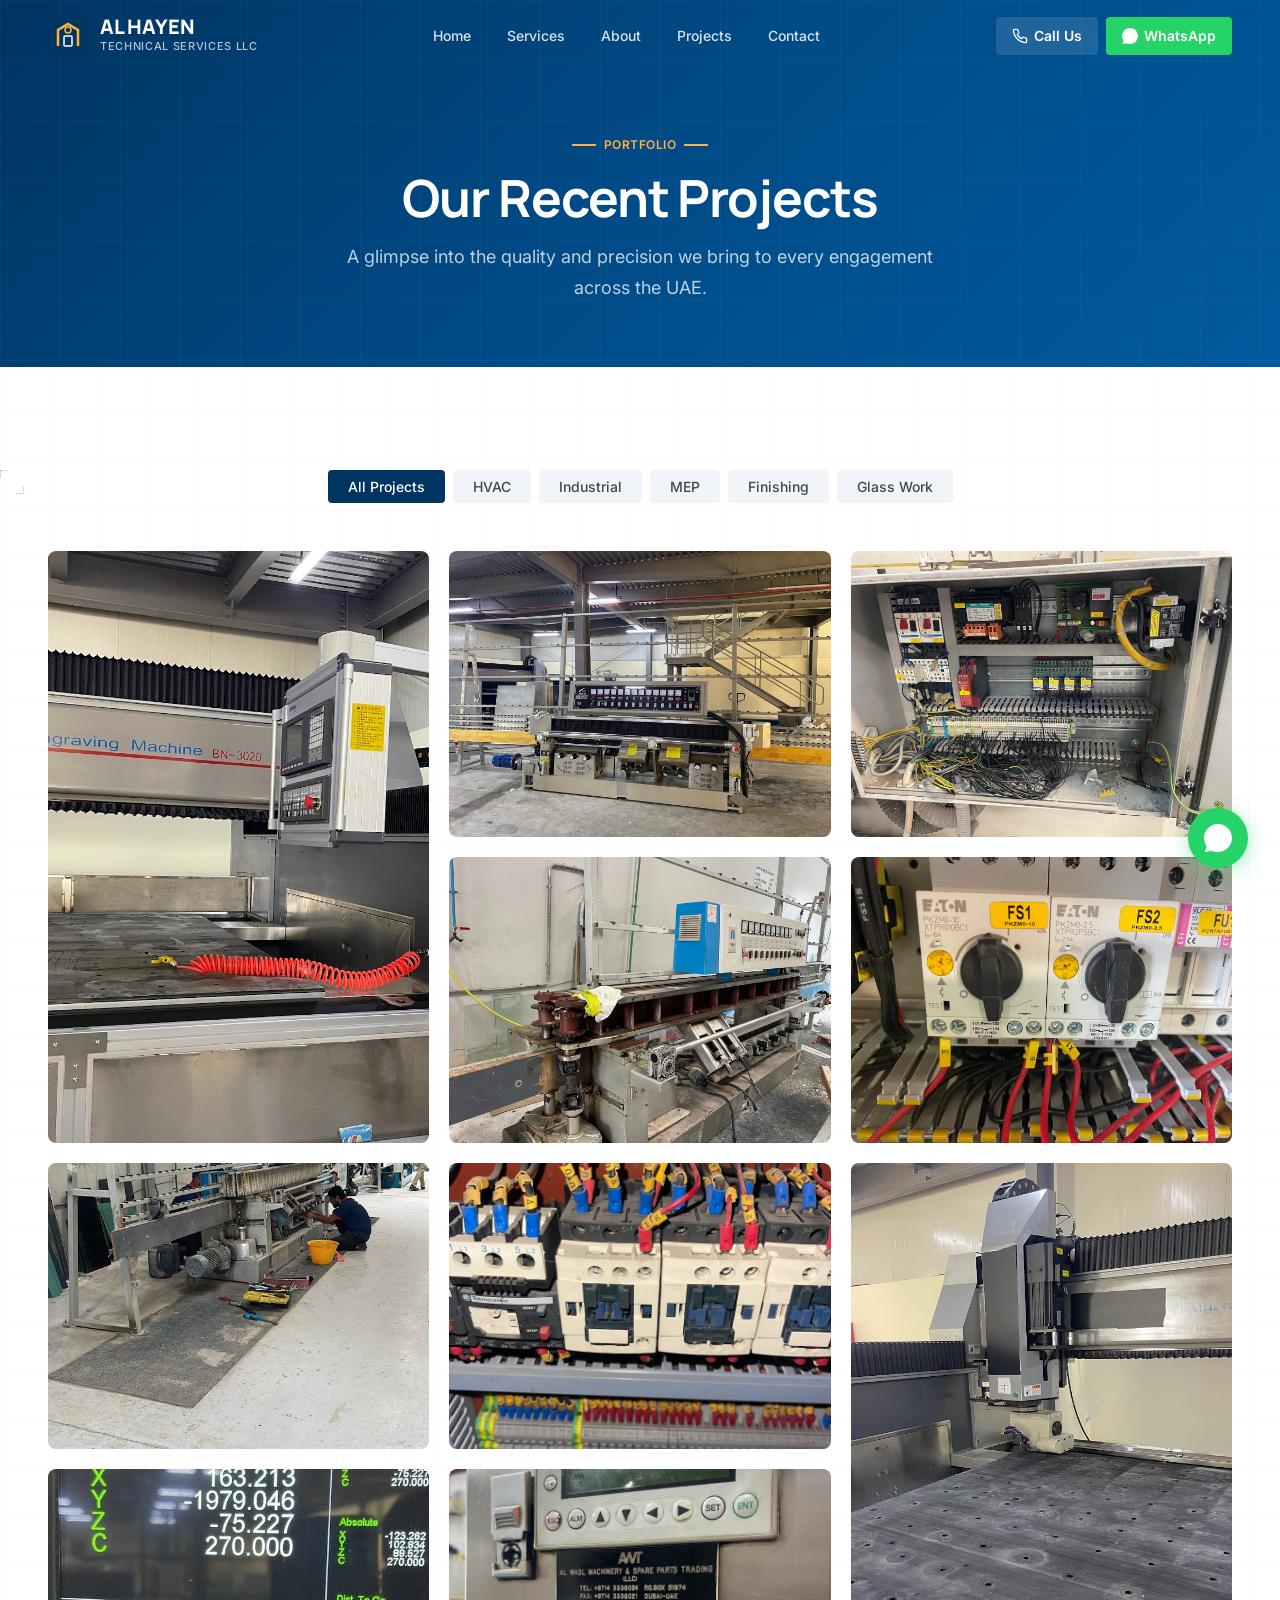
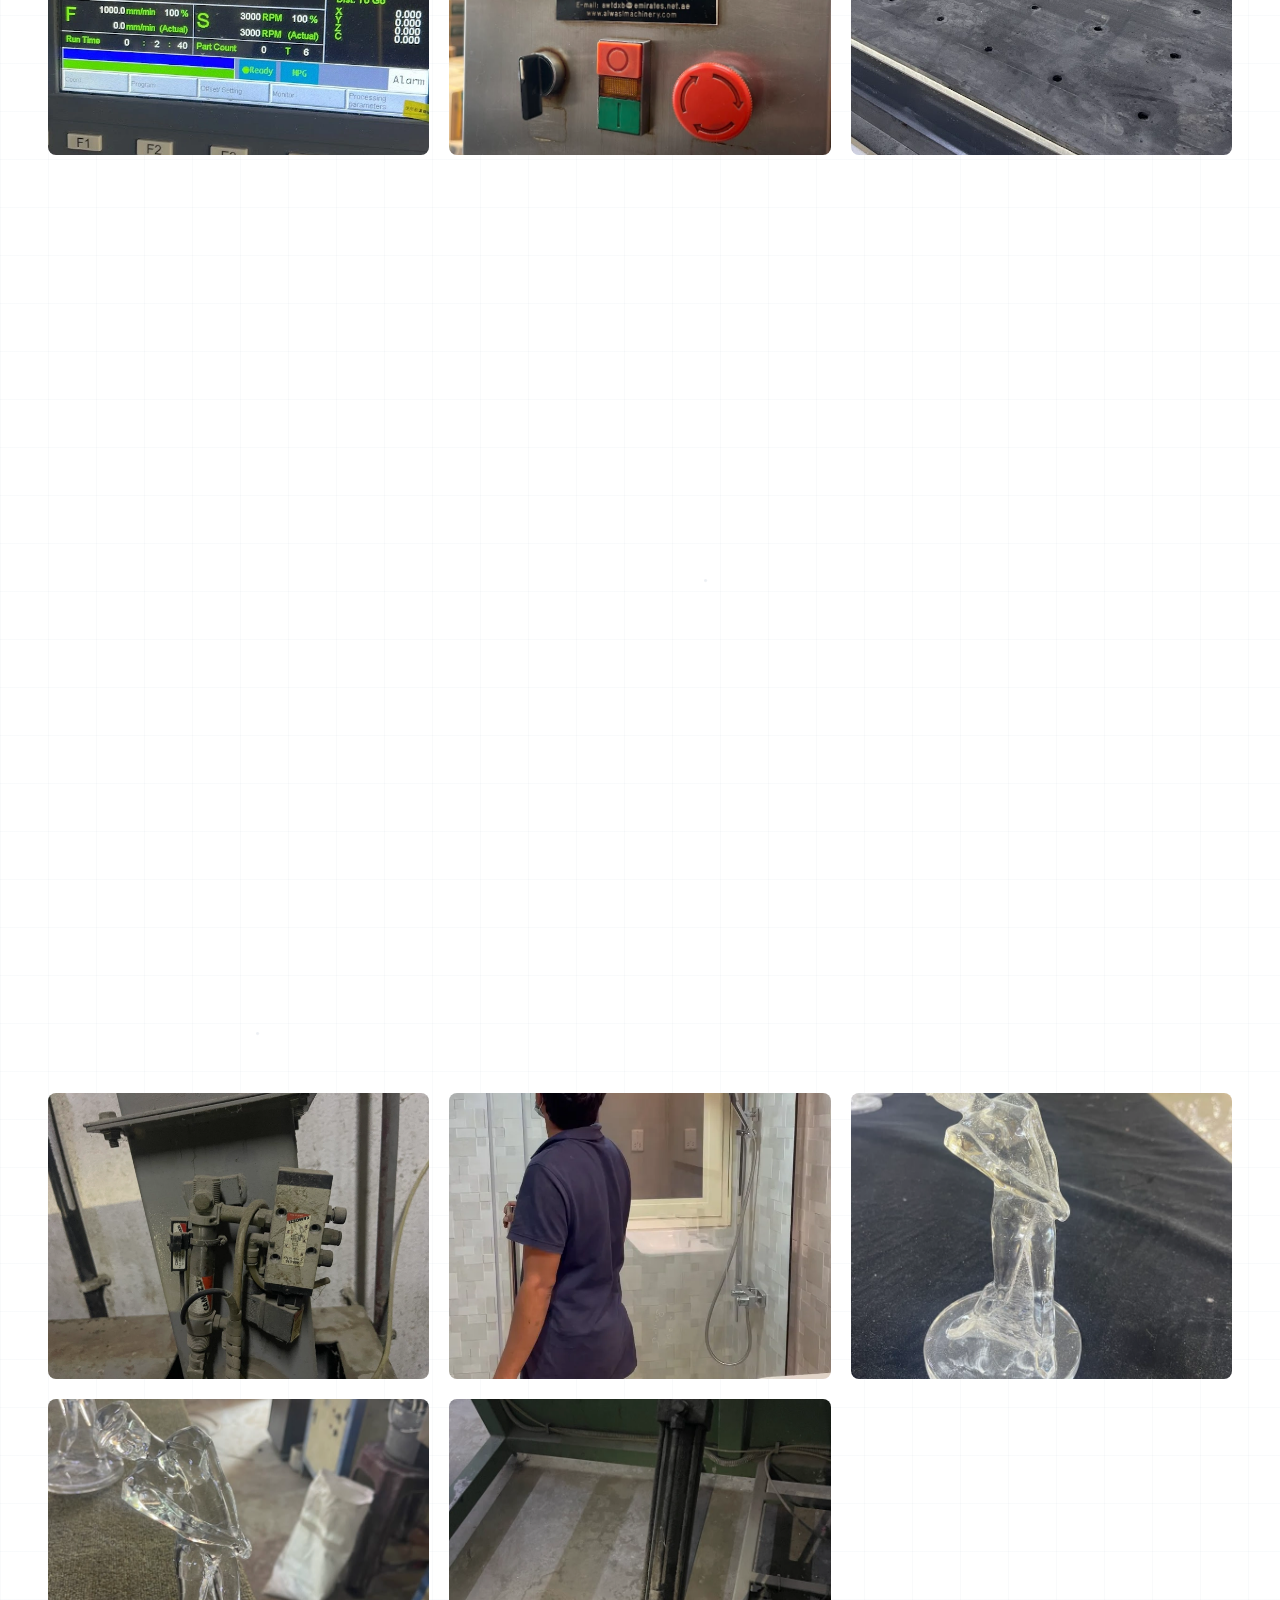
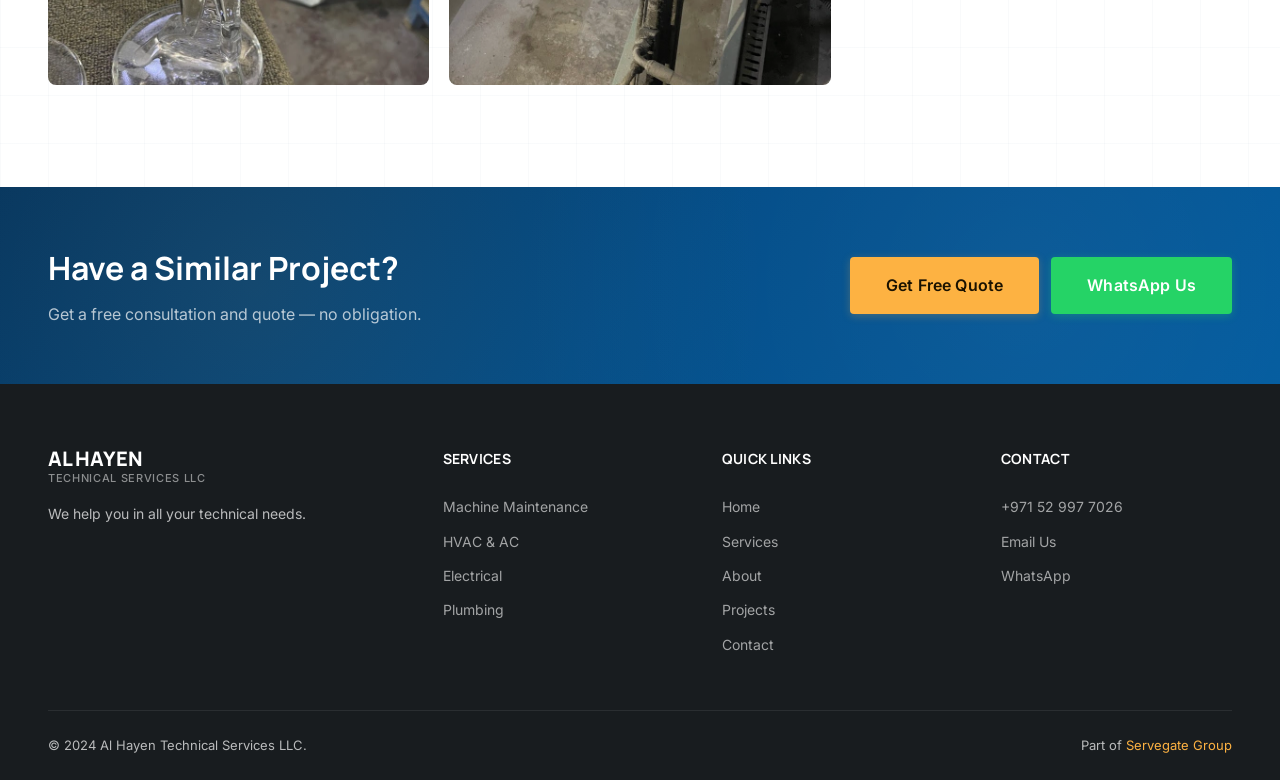
<file: projects.html>
<!DOCTYPE html>
<html lang="en" dir="ltr">

<head>
  <meta charset="UTF-8">
  <meta name="viewport" content="width=device-width, initial-scale=1.0">
  <title>Our Projects | Al Hayen Technical Services LLC — HVAC, MEP & Industrial Portfolio</title>
  <meta name="description"
    content="View Al Hayen's project portfolio — HVAC installations, machine maintenance, bathroom renovations, electrical work, and industrial projects across UAE.">
  <link rel="canonical" href="https://www.servegategroup.com/projects">
  <link rel="stylesheet" href="css/style.css">
  <style>
    .projects-hero {
      background: linear-gradient(135deg, var(--primary) 0%, var(--primary-container) 50%, #005a9e 100%);
      padding: 8rem 0 4rem;
      text-align: center;
      position: relative;
      overflow: hidden
    }

    .projects-hero::before {
      content: '';
      position: absolute;
      inset: 0;
      background-image: linear-gradient(rgba(255, 255, 255, .03) 1px, transparent 1px), linear-gradient(90deg, rgba(255, 255, 255, .03) 1px, transparent 1px);
      background-size: 60px 60px
    }

    .projects-hero h1 {
      color: var(--on-primary);
      position: relative;
      z-index: 1
    }

    .projects-hero p {
      color: rgba(255, 255, 255, .75);
      max-width: 600px;
      margin: 1rem auto 0;
      position: relative;
      z-index: 1
    }

    .projects-gallery {
      background: var(--surface-container-lowest)
    }

    .gallery-filters {
      display: flex;
      gap: .5rem;
      justify-content: center;
      margin-bottom: 3rem;
      flex-wrap: wrap
    }

    .filter-btn {
      padding: .5rem 1.25rem;
      border: none;
      background: var(--surface-container-low);
      border-radius: var(--radius-default);
      font-family: var(--font-body);
      font-size: .875rem;
      font-weight: 500;
      color: var(--on-surface-variant);
      cursor: pointer;
      transition: all var(--transition-fast)
    }

    .filter-btn:hover,
    .filter-btn.active {
      background: var(--primary);
      color: var(--on-primary)
    }

    .gallery-grid {
      display: grid;
      grid-template-columns: repeat(3, 1fr);
      gap: 1.25rem
    }

    .gallery-item {
      position: relative;
      border-radius: var(--radius-md);
      overflow: hidden;
      cursor: pointer;
      aspect-ratio: 4/3
    }

    .gallery-item.tall {
      grid-row: span 2;
      aspect-ratio: auto
    }

    .gallery-item img {
      width: 100%;
      height: 100%;
      object-fit: cover;
      transition: transform var(--transition-slow)
    }

    .gallery-item:hover img {
      transform: scale(1.05)
    }

    .gallery-overlay {
      position: absolute;
      inset: 0;
      background: linear-gradient(180deg, transparent 40%, rgba(0, 52, 97, .85) 100%);
      display: flex;
      flex-direction: column;
      justify-content: flex-end;
      padding: 1.5rem;
      opacity: 0;
      transition: opacity var(--transition-medium)
    }

    .gallery-item:hover .gallery-overlay {
      opacity: 1
    }

    .gallery-overlay .tag {
      font-size: .6875rem;
      font-weight: 600;
      letter-spacing: .04em;
      text-transform: uppercase;
      color: var(--secondary-container);
      margin-bottom: .25rem
    }

    .gallery-overlay h3 {
      color: #fff;
      font-family: var(--font-display);
      font-size: 1.0625rem;
      font-weight: 700
    }

    .gallery-overlay p {
      color: rgba(255, 255, 255, .7);
      font-size: .8125rem;
      margin-top: .25rem
    }

    @media(max-width:768px) {
      .gallery-grid {
        grid-template-columns: 1fr 1fr;
        gap: .75rem
      }

      .gallery-item.tall {
        grid-row: span 1
      }

      .gallery-overlay {
        opacity: 1
      }
    }

    @media(max-width:480px) {
      .gallery-grid {
        grid-template-columns: 1fr
      }
    }
  </style>
</head>

<body>

  <nav class="nav" role="navigation">
    <div class="container">
      <div class="nav-inner">
        <a href="index.html" class="nav-logo"><svg class="nav-logo-icon" viewBox="0 0 40 40" fill="none">
            <rect width="40" height="40" rx="4" fill="#003461" />
            <path d="M10 30V14l10-6 10 6v16" stroke="#fdb242" stroke-width="2.5" fill="none" />
            <rect x="16" y="20" width="8" height="10" rx="1" stroke="#fff" stroke-width="1.5" fill="none" />
            <circle cx="20" cy="14" r="3" stroke="#fdb242" stroke-width="1.5" fill="none" />
          </svg>
          <div class="nav-logo-text"><span class="nav-logo-name">AL HAYEN</span><span class="nav-logo-sub">Technical
              Services LLC</span></div>
        </a>
        <ul class="nav-links" id="nav-links">
          <li><a href="index.html" class="nav-link">Home</a></li>
          <li><a href="services.html" class="nav-link">Services</a></li>
          <li><a href="about.html" class="nav-link">About</a></li>
          <li><a href="projects.html" class="nav-link active">Projects</a></li>
          <li><a href="contact.html" class="nav-link">Contact</a></li>
        </ul>
        <div class="nav-cta-group">
          <a href="tel:+971529977026" class="nav-cta-phone"><svg viewBox="0 0 24 24" fill="none" stroke="currentColor"
              stroke-width="2">
              <path
                d="M22 16.92v3a2 2 0 01-2.18 2 19.79 19.79 0 01-8.63-3.07 19.5 19.5 0 01-6-6A19.79 19.79 0 012.12 4.18 2 2 0 014.11 2h3a2 2 0 012 1.72c.127.96.361 1.903.7 2.81a2 2 0 01-.45 2.11L8.09 9.91a16 16 0 006 6l1.27-1.27a2 2 0 012.11-.45c.907.339 1.85.573 2.81.7A2 2 0 0122 16.92z" />
            </svg>Call Us</a>
          <a href="https://wa.me/971529977026" class="nav-cta-whatsapp" target="_blank"><svg viewBox="0 0 24 24"
              fill="currentColor">
              <path
                d="M17.472 14.382c-.297-.149-1.758-.867-2.03-.967-.273-.099-.471-.148-.67.15-.197.297-.767.966-.94 1.164-.173.199-.347.223-.644.075-.297-.15-1.255-.463-2.39-1.475-.883-.788-1.48-1.761-1.653-2.059-.173-.297-.018-.458.13-.606.134-.133.298-.347.446-.52.149-.174.198-.298.298-.497.099-.198.05-.371-.025-.52-.075-.149-.669-1.612-.916-2.207-.242-.579-.487-.5-.669-.51l-.57-.01c-.198 0-.52.074-.792.372-.272.297-1.04 1.016-1.04 2.479 0 1.462 1.065 2.875 1.213 3.074.149.198 2.096 3.2 5.077 4.487.709.306 1.262.489 1.694.625.712.227 1.36.195 1.871.118.571-.085 1.758-.719 2.006-1.413.248-.694.248-1.289.173-1.413-.074-.124-.272-.198-.57-.347z" />
              <path
                d="M12 0C5.373 0 0 5.373 0 12a11.96 11.96 0 002.284 7.034L.789 23.492a.5.5 0 00.612.638l4.584-1.2A11.96 11.96 0 0012 24c6.627 0 12-5.373 12-12S18.627 0 12 0z" />
            </svg>WhatsApp</a>
        </div>
        <button class="nav-toggle" id="nav-toggle"
          aria-label="Toggle menu"><span></span><span></span><span></span></button>
      </div>
    </div>
  </nav>

  <section class="projects-hero">
    <div class="container">
      <div class="section-label label-sm" style="color:var(--secondary-container);justify-content:center">
        <span>Portfolio</span></div>
      <h1 class="display-md">Our Recent Projects</h1>
      <p class="body-lg">A glimpse into the quality and precision we bring to every engagement across the UAE.</p>
    </div>
  </section>

  <section class="projects-gallery section blueprint-bg">
    <div class="floating-shapes">
      <div class="floating-shape"></div>
      <div class="floating-shape circle"></div>
      <div class="floating-shape"></div>
      <div class="floating-shape circle"></div>
      <div class="floating-shape"></div>
      <div class="floating-shape circle"></div>
    </div>
    <div class="dashed-circle"></div>
    <div class="dashed-circle"></div>
    <div class="particle-dots">
      <div class="particle-dot"></div>
      <div class="particle-dot"></div>
      <div class="particle-dot"></div>
      <div class="particle-dot"></div>
      <div class="particle-dot"></div>
      <div class="particle-dot"></div>
      <div class="particle-dot"></div>
      <div class="particle-dot"></div>
    </div>
    <div class="tech-bracket"></div>
    <div class="tech-bracket"></div>
    <div class="tech-bracket"></div>
    <div class="gradient-orb"></div>
    <div class="gradient-orb"></div>
    <div class="container">
      <div class="gallery-filters">
        <button class="filter-btn active" data-filter="all">All Projects</button>
        <button class="filter-btn" data-filter="hvac">HVAC</button>
        <button class="filter-btn" data-filter="industrial">Industrial</button>
        <button class="filter-btn" data-filter="mep">MEP</button>
        <button class="filter-btn" data-filter="finishing">Finishing</button>
        <button class="filter-btn" data-filter="glass">Glass Work</button>
      </div>
      <div class="gallery-grid">
        <div class="gallery-item tall reveal" data-category="glass"><img src="images/photo_021.webp"
            alt="CNC Glass Engraving Machine BN-3020" loading="lazy">
          <div class="gallery-overlay"><span class="tag">Glass Work</span>
            <h3>CNC Glass Engraving</h3>
            <p>BN-3020 precision glass engraving machine</p>
          </div>
        </div>
        <div class="gallery-item reveal" data-category="glass"><img src="images/photo_001.webp"
            alt="Glass edge polishing machine" loading="lazy">
          <div class="gallery-overlay"><span class="tag">Glass Work</span>
            <h3>Glass Edge Polishing</h3>
            <p>STI1-45 automated edge polishing line</p>
          </div>
        </div>
        <div class="gallery-item reveal" data-category="mep"><img src="images/photo_002.webp"
            alt="Industrial electrical control panel" loading="lazy">
          <div class="gallery-overlay"><span class="tag">MEP</span>
            <h3>Control Panel Wiring</h3>
            <p>Complete panel build with contactors & relays</p>
          </div>
        </div>
        <div class="gallery-item reveal" data-category="glass"><img src="images/photo_025.webp"
            alt="Glass polishing machine maintenance" loading="lazy">
          <div class="gallery-overlay"><span class="tag">Glass Work</span>
            <h3>Glass Machine Service</h3>
            <p>Glass edge polishing machine maintenance</p>
          </div>
        </div>
        <div class="gallery-item reveal" data-category="mep"><img src="images/photo_007.webp"
            alt="Eaton circuit breaker installation" loading="lazy">
          <div class="gallery-overlay"><span class="tag">MEP</span>
            <h3>Circuit Breaker Install</h3>
            <p>Eaton PKZM motor protection switches</p>
          </div>
        </div>
        <div class="gallery-item reveal" data-category="industrial"><img src="images/photo_020.webp"
            alt="Technician repairing industrial machine" loading="lazy">
          <div class="gallery-overlay"><span class="tag">Industrial</span>
            <h3>On-Site Repair</h3>
            <p>Technician servicing glass processing line</p>
          </div>
        </div>
        <div class="gallery-item reveal" data-category="mep"><img src="images/photo_012.webp"
            alt="Schneider Electric contactors" loading="lazy">
          <div class="gallery-overlay"><span class="tag">MEP</span>
            <h3>Contactor Installation</h3>
            <p>Schneider Electric LCT1D12 power contactors</p>
          </div>
        </div>
        <div class="gallery-item tall reveal" data-category="glass"><img src="images/photo_026.webp"
            alt="CNC numerical control glass machine" loading="lazy">
          <div class="gallery-overlay"><span class="tag">Glass Work</span>
            <h3>CNC Glass Processing</h3>
            <p>Numerical control glass cutting & shaping center</p>
          </div>
        </div>
        <div class="gallery-item reveal" data-category="industrial"><img src="images/photo_009.webp"
            alt="CNC machine control display" loading="lazy">
          <div class="gallery-overlay"><span class="tag">Industrial</span>
            <h3>CNC Diagnostics</h3>
            <p>Machine coordinate calibration & troubleshooting</p>
          </div>
        </div>
        <div class="gallery-item reveal" data-category="industrial"><img src="images/photo_006.webp"
            alt="Machine control panel" loading="lazy">
          <div class="gallery-overlay"><span class="tag">Industrial</span>
            <h3>Control Systems</h3>
            <p>XGT LS programmable controller setup</p>
          </div>
        </div>
        <div class="gallery-item reveal" data-category="glass"><img src="images/photo_028.webp"
            alt="Glass storage rack system" loading="lazy">
          <div class="gallery-overlay"><span class="tag">Glass Work</span>
            <h3>Glass Storage Racks</h3>
            <p>Industrial glass panel rack system installation</p>
          </div>
        </div>
        <div class="gallery-item reveal" data-category="mep"><img src="images/photo_015.webp" alt="PCB board repair"
            loading="lazy">
          <div class="gallery-overlay"><span class="tag">MEP</span>
            <h3>Circuit Board Repair</h3>
            <p>Electronic PCB troubleshooting & resoldering</p>
          </div>
        </div>
        <div class="gallery-item reveal" data-category="industrial"><img src="images/photo_016.webp"
            alt="Industrial saw blade" loading="lazy">
          <div class="gallery-overlay"><span class="tag">Industrial</span>
            <h3>Precision Tooling</h3>
            <p>Carbide-tipped saw blade — 250mm, 60-teeth</p>
          </div>
        </div>
        <div class="gallery-item reveal" data-category="industrial"><img src="images/photo_013.webp"
            alt="Machine internal mechanism" loading="lazy">
          <div class="gallery-overlay"><span class="tag">Industrial</span>
            <h3>Machine Overhaul</h3>
            <p>Belt drive & temperature control system service</p>
          </div>
        </div>
        <div class="gallery-item reveal" data-category="glass"><img src="images/photo_030.webp"
            alt="CNC glass processing close-up" loading="lazy">
          <div class="gallery-overlay"><span class="tag">Glass Work</span>
            <h3>Glass Precision Work</h3>
            <p>CNC grinding wheel — edge finishing close-up</p>
          </div>
        </div>
        <div class="gallery-item reveal" data-category="finishing"><img
            src="images/ig_2021-12-15_cxf98jsbx-q_image_03_b2175682.webp" alt="Bathroom renovation" loading="lazy">
          <div class="gallery-overlay"><span class="tag">Finishing</span>
            <h3>Bathroom Renovation</h3>
            <p>Complete modern bathroom refit</p>
          </div>
        </div>
        <div class="gallery-item reveal" data-category="industrial"><img src="images/photo_022.webp"
            alt="Motor repair with tools" loading="lazy">
          <div class="gallery-overlay"><span class="tag">Industrial</span>
            <h3>Motor Repair</h3>
            <p>On-site motor diagnostics & repair</p>
          </div>
        </div>
        <div class="gallery-item reveal" data-category="glass"><img src="images/photo_014.webp"
            alt="Glass workshop interior" loading="lazy">
          <div class="gallery-overlay"><span class="tag">Glass Work</span>
            <h3>Glass Workshop</h3>
            <p>Full-scale glass cutting & processing facility</p>
          </div>
        </div>
        <div class="gallery-item reveal" data-category="mep"><img
            src="images/ig_2021-05-07_colohemnpby_image_01_d3613213.webp" alt="Electrical installation" loading="lazy">
          <div class="gallery-overlay"><span class="tag">MEP</span>
            <h3>Electro-Mechanical Install</h3>
            <p>Commercial electrical panel work</p>
          </div>
        </div>
        <div class="gallery-item reveal" data-category="industrial"><img src="images/photo_011.webp"
            alt="Pneumatic valve system" loading="lazy">
          <div class="gallery-overlay"><span class="tag">Industrial</span>
            <h3>Hydraulic Systems</h3>
            <p>Camozzi pneumatic valve maintenance</p>
          </div>
        </div>
        <div class="gallery-item reveal" data-category="finishing"><img
            src="images/ig_2021-12-15_cxf98jsbx-q_image_01_9e23c23c.webp" alt="Interior finishing" loading="lazy">
          <div class="gallery-overlay"><span class="tag">Finishing</span>
            <h3>Interior Finishing</h3>
            <p>Residential renovation project</p>
          </div>
        </div>
        <div class="gallery-item reveal" data-category="glass"><img src="images/photo_005.webp"
            alt="Crystal glass figurine sculpture" loading="lazy">
          <div class="gallery-overlay"><span class="tag">Glass Work</span>
            <h3>Crystal Glass Sculpture</h3>
            <p>Precision crystal glass figurine — artisan quality</p>
          </div>
        </div>
        <div class="gallery-item reveal" data-category="glass"><img src="images/photo_004.webp" alt="Glass art product"
            loading="lazy">
          <div class="gallery-overlay"><span class="tag">Glass Work</span>
            <h3>Glass Art Production</h3>
            <p>Custom glass art pieces — workshop craftsmanship</p>
          </div>
        </div>
        <div class="gallery-item reveal" data-category="glass"><img src="images/photo_019.webp"
            alt="Glass washing machine interior" loading="lazy">
          <div class="gallery-overlay"><span class="tag">Glass Work</span>
            <h3>Glass Washing Line</h3>
            <p>Industrial glass washing & drying infrastructure</p>
          </div>
        </div>
      </div>
    </div>
  </section>

  <section class="cta-banner section" style="padding:0">
    <div class="container">
      <div class="cta-banner-inner">
        <div class="cta-banner-text">
          <h2>Have a Similar Project?</h2>
          <p>Get a free consultation and quote — no obligation.</p>
        </div>
        <div class="cta-banner-actions">
          <a href="contact.html" class="btn btn-secondary btn-lg">Get Free Quote</a>
          <a href="https://wa.me/971529977026" class="btn btn-whatsapp btn-lg" target="_blank">WhatsApp Us</a>
        </div>
      </div>
    </div>
  </section>

  <footer class="footer">
    <div class="container">
      <div class="footer-grid">
        <div class="footer-brand">
          <div class="nav-logo-text"><span class="nav-logo-name" style="color:#fff">AL HAYEN</span><span
              class="nav-logo-sub">Technical Services LLC</span></div>
          <p>We help you in all your technical needs.</p>
        </div>
        <div class="footer-col">
          <h4>Services</h4><a href="services.html">Machine Maintenance</a><a href="services.html">HVAC & AC</a><a
            href="services.html">Electrical</a><a href="services.html">Plumbing</a>
        </div>
        <div class="footer-col">
          <h4>Quick Links</h4><a href="index.html">Home</a><a href="services.html">Services</a><a
            href="about.html">About</a><a href="projects.html">Projects</a><a href="contact.html">Contact</a>
        </div>
        <div class="footer-col">
          <h4>Contact</h4><a href="tel:+971529977026">+971 52 997 7026</a><a
            href="mailto:alhayentechnicalservices@gmail.com">Email Us</a><a href="https://wa.me/971529977026"
            target="_blank">WhatsApp</a>
        </div>
      </div>
      <div class="footer-bottom"><span>&copy; 2024 Al Hayen Technical Services LLC.</span><span>Part of <a
            href="https://www.servegategroup.com" target="_blank">Servegate Group</a></span></div>
    </div>
  </footer>

  <div class="floating-whatsapp"><a href="https://wa.me/971529977026" class="floating-whatsapp-btn" target="_blank"
      aria-label="WhatsApp"><svg viewBox="0 0 24 24" fill="currentColor">
        <path
          d="M17.472 14.382c-.297-.149-1.758-.867-2.03-.967-.273-.099-.471-.148-.67.15-.197.297-.767.966-.94 1.164-.173.199-.347.223-.644.075-.297-.15-1.255-.463-2.39-1.475-.883-.788-1.48-1.761-1.653-2.059-.173-.297-.018-.458.13-.606.134-.133.298-.347.446-.52.149-.174.198-.298.298-.497.099-.198.05-.371-.025-.52-.075-.149-.669-1.612-.916-2.207-.242-.579-.487-.5-.669-.51l-.57-.01c-.198 0-.52.074-.792.372-.272.297-1.04 1.016-1.04 2.479 0 1.462 1.065 2.875 1.213 3.074.149.198 2.096 3.2 5.077 4.487.709.306 1.262.489 1.694.625.712.227 1.36.195 1.871.118.571-.085 1.758-.719 2.006-1.413.248-.694.248-1.289.173-1.413-.074-.124-.272-.198-.57-.347z" />
        <path
          d="M12 0C5.373 0 0 5.373 0 12a11.96 11.96 0 002.284 7.034L.789 23.492a.5.5 0 00.612.638l4.584-1.2A11.96 11.96 0 0012 24c6.627 0 12-5.373 12-12S18.627 0 12 0z" />
      </svg></a></div>
  <div class="mobile-cta-bar">
    <div class="mobile-cta-bar-inner"><a href="tel:+971529977026" class="btn btn-primary">Call Now</a><a
        href="https://wa.me/971529977026" class="btn btn-whatsapp" target="_blank">WhatsApp</a><a href="contact.html"
        class="btn btn-secondary">Get Quote</a></div>
  </div>

  <script src="js/main.js"></script>
  <script>
    // Gallery filter functionality
    document.querySelectorAll('.filter-btn').forEach(btn => {
      btn.addEventListener('click', () => {
        document.querySelectorAll('.filter-btn').forEach(b => b.classList.remove('active'));
        btn.classList.add('active');
        const filter = btn.dataset.filter;
        document.querySelectorAll('.gallery-item').forEach(item => {
          if (filter === 'all' || item.dataset.category === filter) {
            item.style.display = '';
            item.style.animation = 'fadeIn 0.4s ease forwards';
          } else {
            item.style.display = 'none';
          }
        });
      });
    });
  </script>
</body>

</html>
</file>
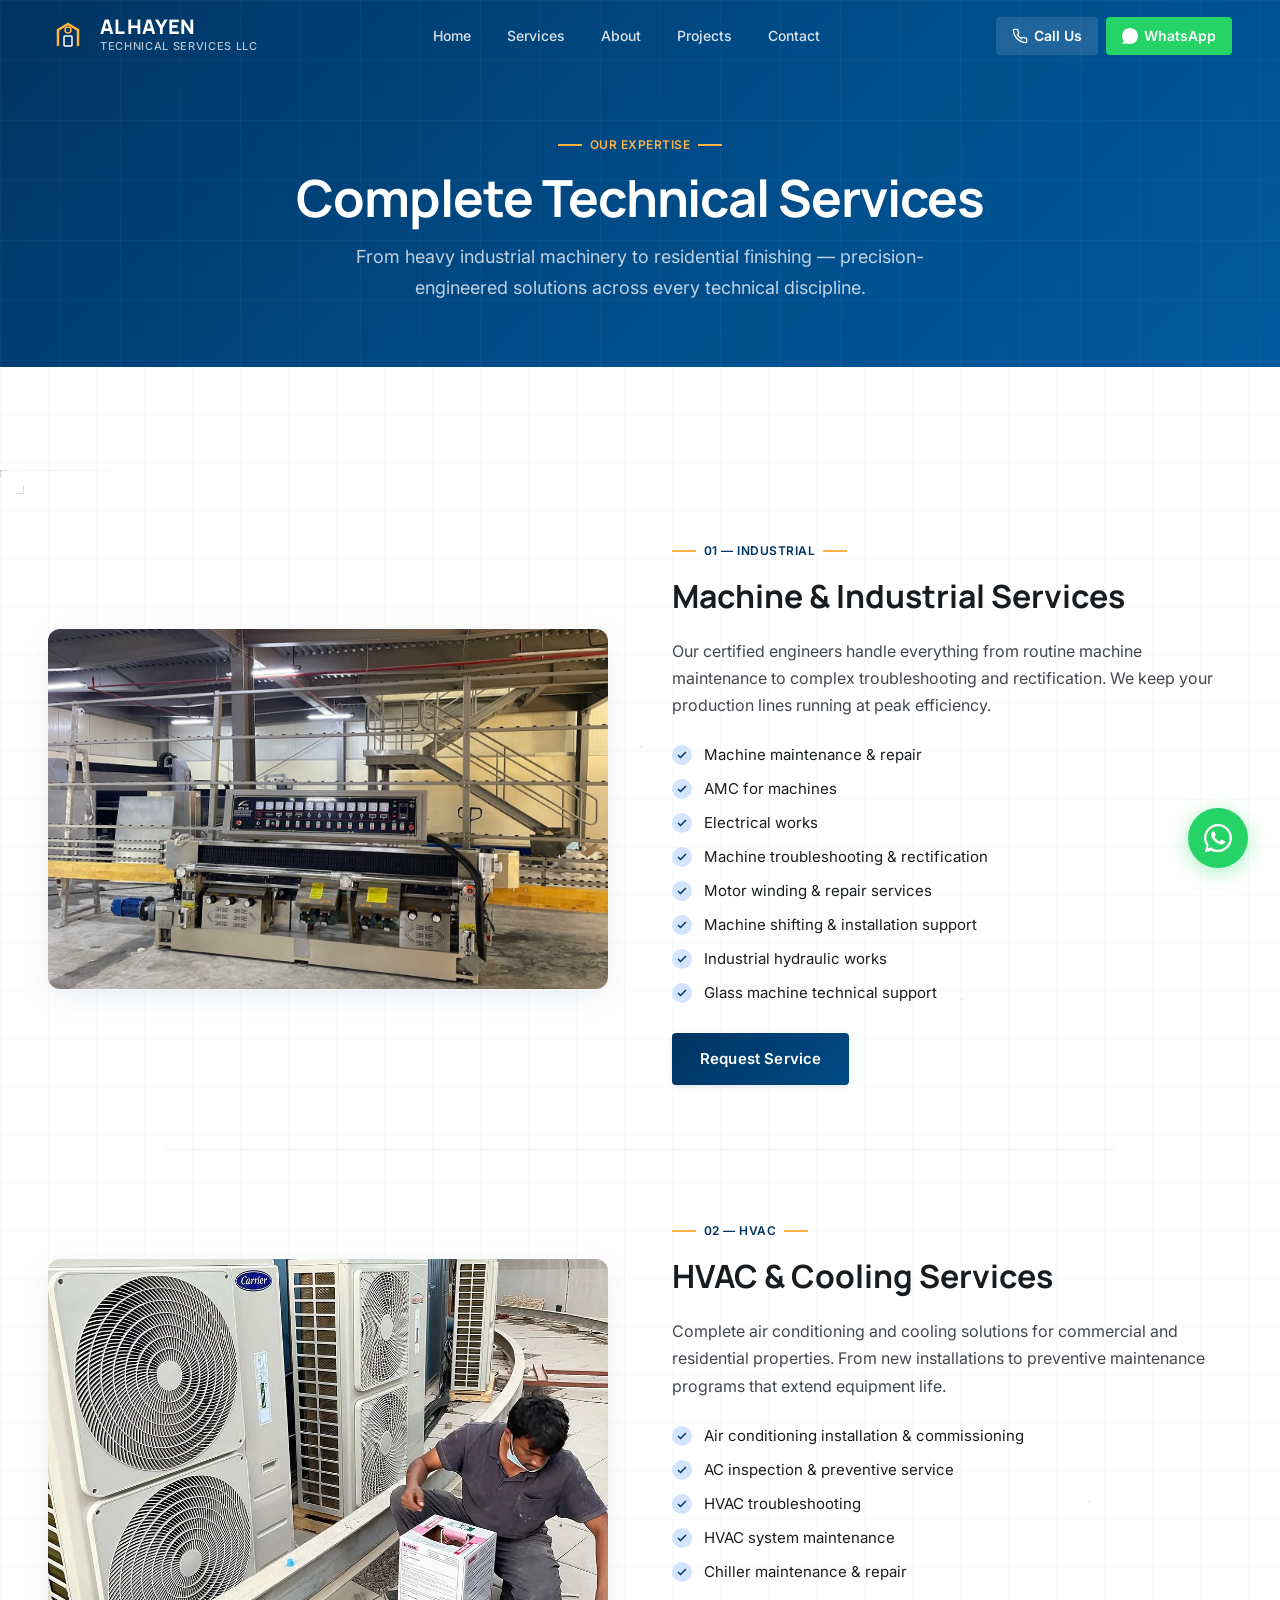
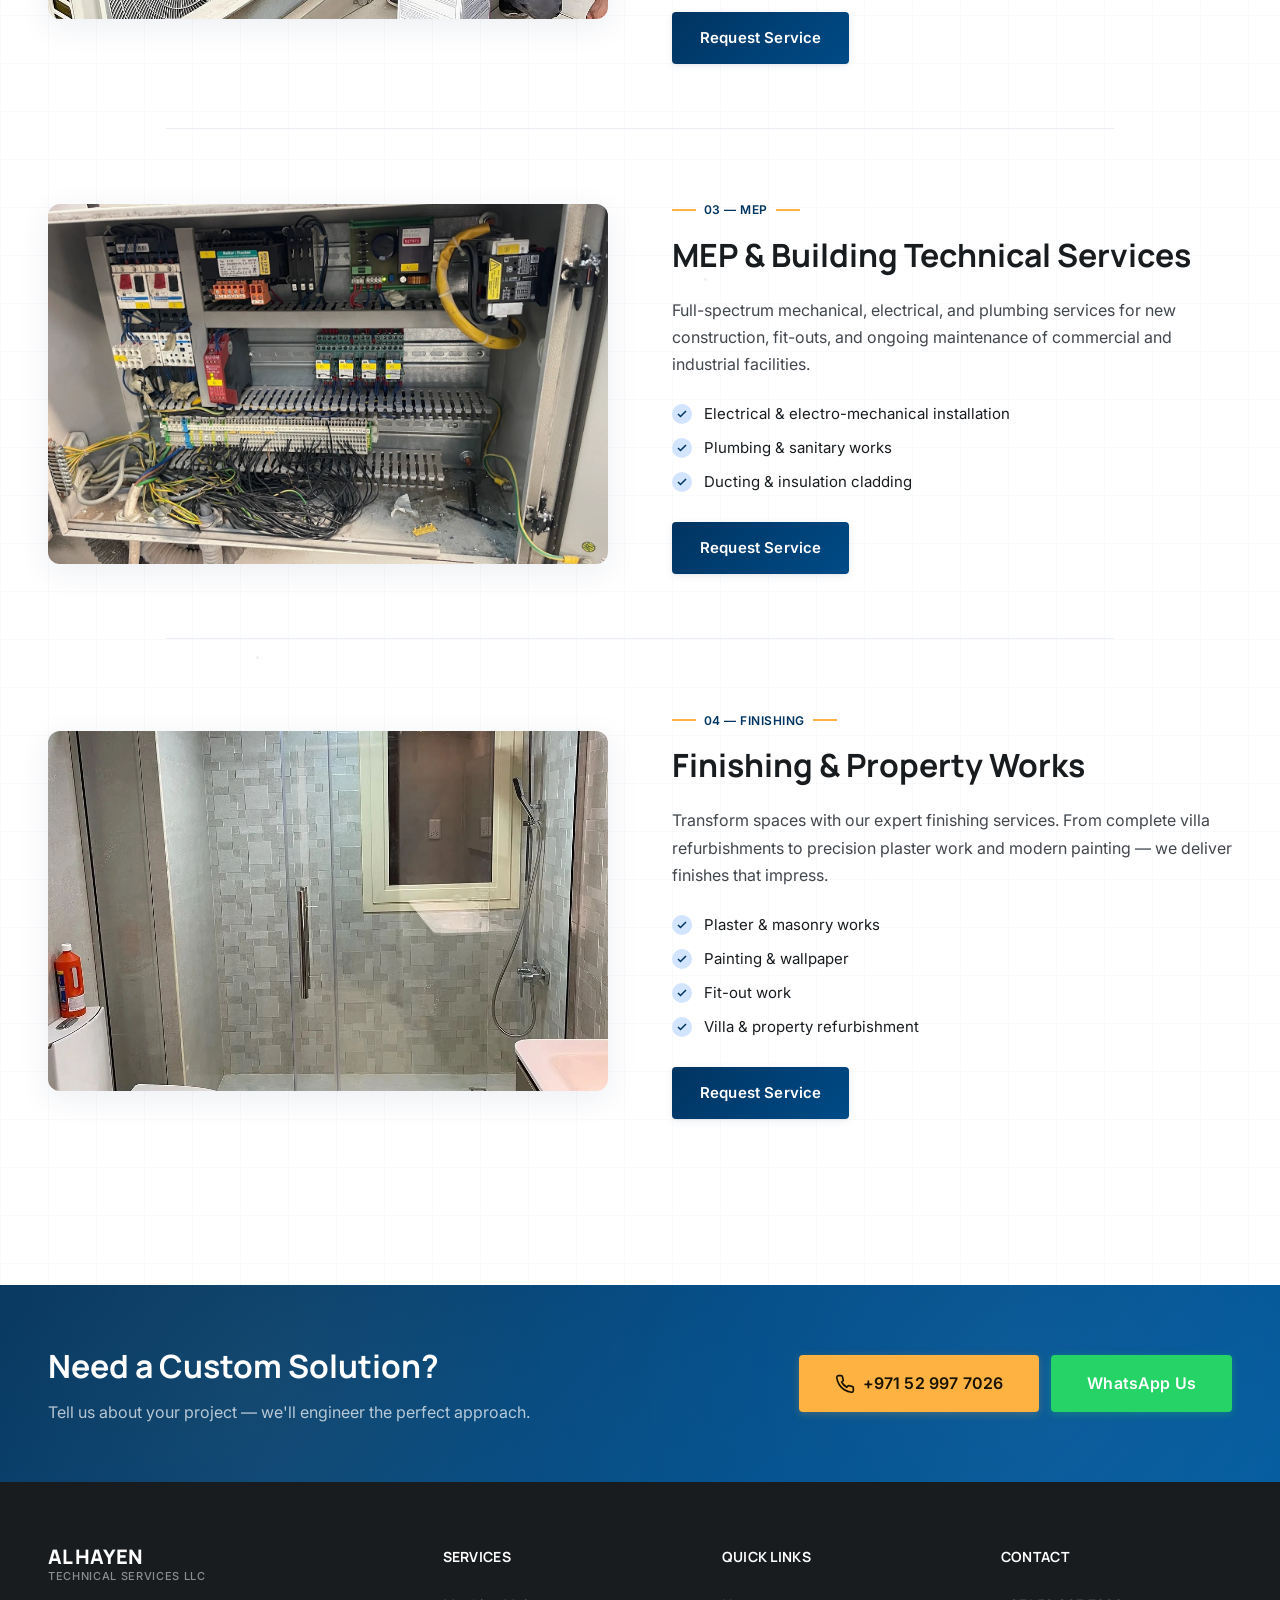
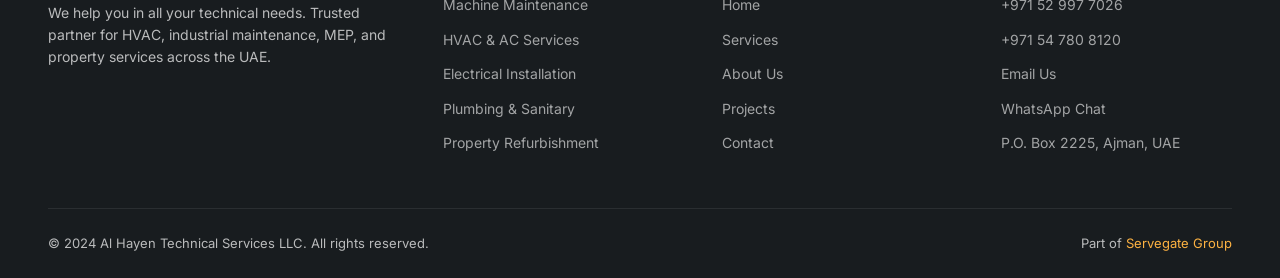
<file: services.html>
<!DOCTYPE html>
<html lang="en" dir="ltr">

<head>
    <meta charset="UTF-8">
    <meta name="viewport" content="width=device-width, initial-scale=1.0">
    <title>Our Services | Al Hayen Technical Services LLC — HVAC, Machine, MEP & Finishing</title>
    <meta name="description"
        content="Explore Al Hayen's full range of technical services: machine maintenance, HVAC installation, MEP solutions, plumbing, electrical work, and property refurbishment across UAE.">
    <meta name="keywords"
        content="machine maintenance UAE, HVAC installation Ajman, AC service Sharjah, industrial hydraulic works, electrical installation, plumbing services, ducting insulation, painting wallpaper, villa refurbishment UAE">
    <link rel="canonical" href="https://www.servegategroup.com/services">
    <meta property="og:title" content="Services | Al Hayen Technical Services LLC">
    <meta property="og:description"
        content="Complete HVAC, machine maintenance, MEP, and property finishing services across UAE.">
    <meta property="og:type" content="website">
    <link rel="stylesheet" href="css/style.css">
    <style>
        .services-hero {
            background: linear-gradient(135deg, var(--primary) 0%, var(--primary-container) 50%, #005a9e 100%);
            padding: 8rem 0 4rem;
            text-align: center;
            position: relative;
            overflow: hidden
        }

        .services-hero::before {
            content: '';
            position: absolute;
            inset: 0;
            background-image: linear-gradient(rgba(255, 255, 255, .03) 1px, transparent 1px), linear-gradient(90deg, rgba(255, 255, 255, .03) 1px, transparent 1px);
            background-size: 60px 60px
        }

        .services-hero h1 {
            color: var(--on-primary);
            position: relative;
            z-index: 1
        }

        .services-hero p {
            color: rgba(255, 255, 255, .75);
            max-width: 600px;
            margin: 1rem auto 0;
            position: relative;
            z-index: 1
        }

        .services-detail {
            background: var(--surface-container-lowest)
        }

        .service-detail-block {
            display: grid;
            grid-template-columns: 1fr 1fr;
            gap: 4rem;
            align-items: center;
            padding: 4rem 0
        }

        .service-detail-block:nth-child(even) {
            direction: rtl
        }

        .service-detail-block:nth-child(even)>* {
            direction: ltr
        }

        .service-detail-block+.service-detail-block {
            border-top: none;
            padding-top: 0
        }

        .service-detail-img {
            border-radius: var(--radius-lg);
            overflow: hidden;
            box-shadow: 0 8px 32px var(--shadow-key)
        }

        .service-detail-img img {
            width: 100%;
            height: 360px;
            object-fit: cover;
            transition: transform var(--transition-slow)
        }

        .service-detail-img:hover img {
            transform: scale(1.03)
        }

        .service-detail-content .section-label {
            margin-bottom: .75rem
        }

        .service-detail-content h2 {
            font-family: var(--font-display);
            font-size: clamp(1.5rem, 3vw, 2rem);
            font-weight: 700;
            margin-bottom: 1rem
        }

        .service-detail-content p {
            color: var(--on-surface-variant);
            margin-bottom: 1.5rem;
            line-height: 1.7
        }

        .service-detail-list {
            display: flex;
            flex-direction: column;
            gap: .625rem;
            margin-bottom: 1.75rem
        }

        .service-detail-list li {
            display: flex;
            align-items: center;
            gap: .75rem;
            font-size: .9375rem;
            color: var(--on-surface)
        }

        .service-detail-list li .check-icon {
            width: 20px;
            height: 20px;
            background: var(--primary-fixed);
            border-radius: 50%;
            display: flex;
            align-items: center;
            justify-content: center;
            flex-shrink: 0;
            color: var(--primary)
        }

        .service-detail-list li .check-icon svg {
            width: 12px;
            height: 12px
        }

        .service-separator {
            height: 1px;
            background: var(--surface-container);
            margin: 0 auto;
            max-width: 80%
        }

        @media(max-width:768px) {

            .service-detail-block,
            .service-detail-block:nth-child(even) {
                grid-template-columns: 1fr;
                direction: ltr;
                gap: 2rem;
                padding: 3rem 0
            }

            .service-detail-img img {
                height: 240px
            }
        }
    </style>
</head>

<body>

    <!-- Navigation -->
    <nav class="nav" role="navigation" aria-label="Main navigation">
        <div class="container">
            <div class="nav-inner">
                <a href="index.html" class="nav-logo" aria-label="Al Hayen Home">
                    <svg class="nav-logo-icon" viewBox="0 0 40 40" fill="none">
                        <rect width="40" height="40" rx="4" fill="#003461" />
                        <path d="M10 30V14l10-6 10 6v16" stroke="#fdb242" stroke-width="2.5" fill="none" />
                        <rect x="16" y="20" width="8" height="10" rx="1" stroke="#fff" stroke-width="1.5" fill="none" />
                        <circle cx="20" cy="14" r="3" stroke="#fdb242" stroke-width="1.5" fill="none" />
                    </svg>
                    <div class="nav-logo-text"><span class="nav-logo-name">AL HAYEN</span><span
                            class="nav-logo-sub">Technical Services LLC</span></div>
                </a>
                <ul class="nav-links" id="nav-links">
                    <li><a href="index.html" class="nav-link">Home</a></li>
                    <li><a href="services.html" class="nav-link active">Services</a></li>
                    <li><a href="about.html" class="nav-link">About</a></li>
                    <li><a href="projects.html" class="nav-link">Projects</a></li>
                    <li><a href="contact.html" class="nav-link">Contact</a></li>
                </ul>
                <div class="nav-cta-group">
                    <a href="tel:+971529977026" class="nav-cta-phone"><svg viewBox="0 0 24 24" fill="none"
                            stroke="currentColor" stroke-width="2">
                            <path
                                d="M22 16.92v3a2 2 0 01-2.18 2 19.79 19.79 0 01-8.63-3.07 19.5 19.5 0 01-6-6A19.79 19.79 0 012.12 4.18 2 2 0 014.11 2h3a2 2 0 012 1.72c.127.96.361 1.903.7 2.81a2 2 0 01-.45 2.11L8.09 9.91a16 16 0 006 6l1.27-1.27a2 2 0 012.11-.45c.907.339 1.85.573 2.81.7A2 2 0 0122 16.92z" />
                        </svg>Call Us</a>
                    <a href="https://wa.me/971529977026" class="nav-cta-whatsapp" target="_blank" rel="noopener"><svg
                            viewBox="0 0 24 24" fill="currentColor">
                            <path
                                d="M17.472 14.382c-.297-.149-1.758-.867-2.03-.967-.273-.099-.471-.148-.67.15-.197.297-.767.966-.94 1.164-.173.199-.347.223-.644.075-.297-.15-1.255-.463-2.39-1.475-.883-.788-1.48-1.761-1.653-2.059-.173-.297-.018-.458.13-.606.134-.133.298-.347.446-.52.149-.174.198-.298.298-.497.099-.198.05-.371-.025-.52-.075-.149-.669-1.612-.916-2.207-.242-.579-.487-.5-.669-.51l-.57-.01c-.198 0-.52.074-.792.372-.272.297-1.04 1.016-1.04 2.479 0 1.462 1.065 2.875 1.213 3.074.149.198 2.096 3.2 5.077 4.487.709.306 1.262.489 1.694.625.712.227 1.36.195 1.871.118.571-.085 1.758-.719 2.006-1.413.248-.694.248-1.289.173-1.413-.074-.124-.272-.198-.57-.347z" />
                            <path
                                d="M12 0C5.373 0 0 5.373 0 12a11.96 11.96 0 002.284 7.034L.789 23.492a.5.5 0 00.612.638l4.584-1.2A11.96 11.96 0 0012 24c6.627 0 12-5.373 12-12S18.627 0 12 0z" />
                        </svg>WhatsApp</a>
                </div>
                <button class="nav-toggle" id="nav-toggle"
                    aria-label="Toggle menu"><span></span><span></span><span></span></button>
            </div>
        </div>
    </nav>

    <!-- Services Hero -->
    <section class="services-hero">
        <div class="container">
            <div class="section-label label-sm" style="color:var(--secondary-container);justify-content:center">
                <span>Our Expertise</span></div>
            <h1 class="display-md">Complete Technical Services</h1>
            <p class="body-lg">From heavy industrial machinery to residential finishing — precision-engineered solutions
                across every technical discipline.</p>
        </div>
    </section>

    <!-- Services Detail -->
    <section class="services-detail section blueprint-bg">
        <div class="floating-shapes">
            <div class="floating-shape"></div>
            <div class="floating-shape circle"></div>
            <div class="floating-shape"></div>
            <div class="floating-shape circle"></div>
            <div class="floating-shape"></div>
            <div class="floating-shape circle"></div>
        </div>
        <div class="dashed-circle"></div>
        <div class="dashed-circle"></div>
        <div class="particle-dots">
            <div class="particle-dot"></div>
            <div class="particle-dot"></div>
            <div class="particle-dot"></div>
            <div class="particle-dot"></div>
            <div class="particle-dot"></div>
            <div class="particle-dot"></div>
            <div class="particle-dot"></div>
            <div class="particle-dot"></div>
        </div>
        <div class="tech-bracket"></div>
        <div class="tech-bracket"></div>
        <div class="tech-bracket"></div>
        <div class="gradient-orb"></div>
        <div class="gradient-orb"></div>
        <div class="circuit-line horizontal"></div>
        <div class="circuit-line horizontal"></div>
        <div class="container">

            <!-- Machine & Industrial -->
            <div class="service-detail-block reveal">
                <div class="service-detail-img"><img src="images/photo_001.webp"
                        alt="Industrial glass edge polishing machine maintenance" loading="lazy"></div>
                <div class="service-detail-content">
                    <div class="section-label label-sm">01 — Industrial</div>
                    <h2>Machine & Industrial Services</h2>
                    <p>Our certified engineers handle everything from routine machine maintenance to complex
                        troubleshooting and rectification. We keep your production lines running at peak efficiency.</p>
                    <ul class="service-detail-list">
                        <li><span class="check-icon"><svg viewBox="0 0 24 24" fill="none" stroke="currentColor"
                                    stroke-width="3">
                                    <polyline points="20 6 9 17 4 12" />
                                </svg></span>Machine maintenance & repair</li>
                        <li><span class="check-icon"><svg viewBox="0 0 24 24" fill="none" stroke="currentColor"
                                    stroke-width="3">
                                    <polyline points="20 6 9 17 4 12" />
                                </svg></span>AMC for machines</li>
                        <li><span class="check-icon"><svg viewBox="0 0 24 24" fill="none" stroke="currentColor"
                                    stroke-width="3">
                                    <polyline points="20 6 9 17 4 12" />
                                </svg></span>Electrical works</li>
                        <li><span class="check-icon"><svg viewBox="0 0 24 24" fill="none" stroke="currentColor"
                                    stroke-width="3">
                                    <polyline points="20 6 9 17 4 12" />
                                </svg></span>Machine troubleshooting & rectification</li>
                        <li><span class="check-icon"><svg viewBox="0 0 24 24" fill="none" stroke="currentColor"
                                    stroke-width="3">
                                    <polyline points="20 6 9 17 4 12" />
                                </svg></span>Motor winding & repair services</li>
                        <li><span class="check-icon"><svg viewBox="0 0 24 24" fill="none" stroke="currentColor"
                                    stroke-width="3">
                                    <polyline points="20 6 9 17 4 12" />
                                </svg></span>Machine shifting & installation support</li>
                        <li><span class="check-icon"><svg viewBox="0 0 24 24" fill="none" stroke="currentColor"
                                    stroke-width="3">
                                    <polyline points="20 6 9 17 4 12" />
                                </svg></span>Industrial hydraulic works</li>
                        <li><span class="check-icon"><svg viewBox="0 0 24 24" fill="none" stroke="currentColor"
                                    stroke-width="3">
                                    <polyline points="20 6 9 17 4 12" />
                                </svg></span>Glass machine technical support</li>
                    </ul>
                    <a href="contact.html" class="btn btn-primary">Request Service</a>
                </div>
            </div>

            <div class="service-separator"></div>

            <!-- HVAC & Cooling -->
            <div class="service-detail-block reveal">
                <div class="service-detail-img"><img src="images/ig_2022-08-16_chvhcnzbmzx_image_01_106c8781.webp"
                        alt="HVAC AC installation and maintenance" loading="lazy"></div>
                <div class="service-detail-content">
                    <div class="section-label label-sm">02 — HVAC</div>
                    <h2>HVAC & Cooling Services</h2>
                    <p>Complete air conditioning and cooling solutions for commercial and residential properties. From
                        new installations to preventive maintenance programs that extend equipment life.</p>
                    <ul class="service-detail-list">
                        <li><span class="check-icon"><svg viewBox="0 0 24 24" fill="none" stroke="currentColor"
                                    stroke-width="3">
                                    <polyline points="20 6 9 17 4 12" />
                                </svg></span>Air conditioning installation & commissioning</li>
                        <li><span class="check-icon"><svg viewBox="0 0 24 24" fill="none" stroke="currentColor"
                                    stroke-width="3">
                                    <polyline points="20 6 9 17 4 12" />
                                </svg></span>AC inspection & preventive service</li>
                        <li><span class="check-icon"><svg viewBox="0 0 24 24" fill="none" stroke="currentColor"
                                    stroke-width="3">
                                    <polyline points="20 6 9 17 4 12" />
                                </svg></span>HVAC troubleshooting</li>
                        <li><span class="check-icon"><svg viewBox="0 0 24 24" fill="none" stroke="currentColor"
                                    stroke-width="3">
                                    <polyline points="20 6 9 17 4 12" />
                                </svg></span>HVAC system maintenance</li>
                        <li><span class="check-icon"><svg viewBox="0 0 24 24" fill="none" stroke="currentColor"
                                    stroke-width="3">
                                    <polyline points="20 6 9 17 4 12" />
                                </svg></span>Chiller maintenance & repair</li>
                    </ul>
                    <a href="contact.html" class="btn btn-primary">Request Service</a>
                </div>
            </div>

            <div class="service-separator"></div>

            <!-- MEP & Building -->
            <div class="service-detail-block reveal">
                <div class="service-detail-img"><img src="images/photo_002.webp"
                        alt="Industrial electrical control panel wiring" loading="lazy"></div>
                <div class="service-detail-content">
                    <div class="section-label label-sm">03 — MEP</div>
                    <h2>MEP & Building Technical Services</h2>
                    <p>Full-spectrum mechanical, electrical, and plumbing services for new construction, fit-outs, and
                        ongoing maintenance of commercial and industrial facilities.</p>
                    <ul class="service-detail-list">
                        <li><span class="check-icon"><svg viewBox="0 0 24 24" fill="none" stroke="currentColor"
                                    stroke-width="3">
                                    <polyline points="20 6 9 17 4 12" />
                                </svg></span>Electrical & electro-mechanical installation</li>
                        <li><span class="check-icon"><svg viewBox="0 0 24 24" fill="none" stroke="currentColor"
                                    stroke-width="3">
                                    <polyline points="20 6 9 17 4 12" />
                                </svg></span>Plumbing & sanitary works</li>
                        <li><span class="check-icon"><svg viewBox="0 0 24 24" fill="none" stroke="currentColor"
                                    stroke-width="3">
                                    <polyline points="20 6 9 17 4 12" />
                                </svg></span>Ducting & insulation cladding</li>
                    </ul>
                    <a href="contact.html" class="btn btn-primary">Request Service</a>
                </div>
            </div>

            <div class="service-separator"></div>

            <!-- Finishing & Property -->
            <div class="service-detail-block reveal">
                <div class="service-detail-img"><img src="images/ig_2021-12-15_cxf98jsbx-q_image_03_b2175682.webp"
                        alt="Bathroom renovation and property finishing" loading="lazy"></div>
                <div class="service-detail-content">
                    <div class="section-label label-sm">04 — Finishing</div>
                    <h2>Finishing & Property Works</h2>
                    <p>Transform spaces with our expert finishing services. From complete villa refurbishments to
                        precision plaster work and modern painting — we deliver finishes that impress.</p>
                    <ul class="service-detail-list">
                        <li><span class="check-icon"><svg viewBox="0 0 24 24" fill="none" stroke="currentColor"
                                    stroke-width="3">
                                    <polyline points="20 6 9 17 4 12" />
                                </svg></span>Plaster & masonry works</li>
                        <li><span class="check-icon"><svg viewBox="0 0 24 24" fill="none" stroke="currentColor"
                                    stroke-width="3">
                                    <polyline points="20 6 9 17 4 12" />
                                </svg></span>Painting & wallpaper</li>
                        <li><span class="check-icon"><svg viewBox="0 0 24 24" fill="none" stroke="currentColor"
                                    stroke-width="3">
                                    <polyline points="20 6 9 17 4 12" />
                                </svg></span>Fit-out work</li>
                        <li><span class="check-icon"><svg viewBox="0 0 24 24" fill="none" stroke="currentColor"
                                    stroke-width="3">
                                    <polyline points="20 6 9 17 4 12" />
                                </svg></span>Villa & property refurbishment</li>
                    </ul>
                    <a href="contact.html" class="btn btn-primary">Request Service</a>
                </div>
            </div>

        </div>
    </section>

    <!-- CTA -->
    <section class="cta-banner section" style="padding:0">
        <div class="container">
            <div class="cta-banner-inner">
                <div class="cta-banner-text">
                    <h2>Need a Custom Solution?</h2>
                    <p>Tell us about your project — we'll engineer the perfect approach.</p>
                </div>
                <div class="cta-banner-actions">
                    <a href="tel:+971529977026" class="btn btn-secondary btn-lg"><svg viewBox="0 0 24 24" fill="none"
                            stroke="currentColor" stroke-width="2">
                            <path
                                d="M22 16.92v3a2 2 0 01-2.18 2 19.79 19.79 0 01-8.63-3.07 19.5 19.5 0 01-6-6A19.79 19.79 0 012.12 4.18 2 2 0 014.11 2h3a2 2 0 012 1.72c.127.96.361 1.903.7 2.81a2 2 0 01-.45 2.11L8.09 9.91a16 16 0 006 6l1.27-1.27a2 2 0 012.11-.45c.907.339 1.85.573 2.81.7A2 2 0 0122 16.92z" />
                        </svg>+971 52 997 7026</a>
                    <a href="https://wa.me/971529977026" class="btn btn-whatsapp btn-lg" target="_blank"
                        rel="noopener">WhatsApp Us</a>
                </div>
            </div>
        </div>
    </section>

    <!-- Footer -->
    <footer class="footer">
        <div class="container">
            <div class="footer-grid">
                <div class="footer-brand">
                    <div class="nav-logo-text"><span class="nav-logo-name" style="color:#fff">AL HAYEN</span><span
                            class="nav-logo-sub">Technical Services LLC</span></div>
                    <p>We help you in all your technical needs. Trusted partner for HVAC, industrial maintenance, MEP,
                        and property services across the UAE.</p>
                </div>
                <div class="footer-col">
                    <h4>Services</h4><a href="services.html">Machine Maintenance</a><a href="services.html">HVAC & AC
                        Services</a><a href="services.html">Electrical Installation</a><a href="services.html">Plumbing
                        & Sanitary</a><a href="services.html">Property Refurbishment</a>
                </div>
                <div class="footer-col">
                    <h4>Quick Links</h4><a href="index.html">Home</a><a href="services.html">Services</a><a
                        href="about.html">About Us</a><a href="projects.html">Projects</a><a
                        href="contact.html">Contact</a>
                </div>
                <div class="footer-col">
                    <h4>Contact</h4><a href="tel:+971529977026">+971 52 997 7026</a><a href="tel:+971547808120">+971 54
                        780 8120</a><a href="mailto:alhayentechnicalservices@gmail.com">Email Us</a><a
                        href="https://wa.me/971529977026" target="_blank">WhatsApp Chat</a><a>P.O. Box 2225, Ajman,
                        UAE</a>
                </div>
            </div>
            <div class="footer-bottom"><span>&copy; 2024 Al Hayen Technical Services LLC. All rights
                    reserved.</span><span>Part of <a href="https://www.servegategroup.com" target="_blank"
                        rel="noopener">Servegate Group</a></span></div>
        </div>
    </footer>

    <!-- Floating WhatsApp -->
    <div class="floating-whatsapp">
        <a href="https://wa.me/971529977026?text=Hello%20Al%20Hayen%2C%20I%20need%20technical%20services."
            class="floating-whatsapp-btn" target="_blank" rel="noopener" aria-label="Chat on WhatsApp"><svg
                viewBox="0 0 24 24" fill="currentColor">
                <path
                    d="M17.472 14.382c-.297-.149-1.758-.867-2.03-.967-.273-.099-.471-.148-.67.15-.197.297-.767.966-.94 1.164-.173.199-.347.223-.644.075-.297-.15-1.255-.463-2.39-1.475-.883-.788-1.48-1.761-1.653-2.059-.173-.297-.018-.458.13-.606.134-.133.298-.347.446-.52.149-.174.198-.298.298-.497.099-.198.05-.371-.025-.52-.075-.149-.669-1.612-.916-2.207-.242-.579-.487-.5-.669-.51l-.57-.01c-.198 0-.52.074-.792.372-.272.297-1.04 1.016-1.04 2.479 0 1.462 1.065 2.875 1.213 3.074.149.198 2.096 3.2 5.077 4.487.709.306 1.262.489 1.694.625.712.227 1.36.195 1.871.118.571-.085 1.758-.719 2.006-1.413.248-.694.248-1.289.173-1.413-.074-.124-.272-.198-.57-.347z" />
                <path
                    d="M12 0C5.373 0 0 5.373 0 12a11.96 11.96 0 002.284 7.034L.789 23.492a.5.5 0 00.612.638l4.584-1.2A11.96 11.96 0 0012 24c6.627 0 12-5.373 12-12S18.627 0 12 0zm0 22a9.94 9.94 0 01-5.599-1.701l-.42-.312-2.715.711.724-2.646-.342-.544A9.958 9.958 0 012 12C2 6.477 6.477 2 12 2s10 4.477 10 10-4.477 10-10 10z" />
            </svg></a>
    </div>

    <div class="mobile-cta-bar">
        <div class="mobile-cta-bar-inner">
            <a href="tel:+971529977026" class="btn btn-primary">Call Now</a>
            <a href="https://wa.me/971529977026" class="btn btn-whatsapp" target="_blank">WhatsApp</a>
            <a href="contact.html" class="btn btn-secondary">Get Quote</a>
        </div>
    </div>

    <script src="js/main.js"></script>
</body>

</html>
</file>
<file: css/style.css>
/* ============================================================
   AL HAYEN TECHNICAL SERVICES — Design System CSS
   "The Precision Engineer" — Editorial-Technical Hybrid
   ============================================================ */

/* --- Google Fonts --- */
@import url('https://fonts.googleapis.com/css2?family=Manrope:wght@300;400;500;600;700;800&family=Inter:wght@300;400;500;600;700&display=swap');

/* --- CSS Custom Properties (Design Tokens) --- */
:root {
  /* Primary Palette */
  --primary: #003461;
  --primary-container: #004B87;
  --primary-fixed: #d3e4ff;
  --on-primary: #ffffff;

  /* Secondary / CTA */
  --secondary: #e69a00;
  --secondary-container: #fdb242;
  --secondary-fixed: #ffedc8;
  --on-secondary-container: #1a1200;

  /* Surface Hierarchy */
  --surface: #f7f9fe;
  --surface-container-lowest: #ffffff;
  --surface-container-low: #f1f4f8;
  --surface-container: #ebeef3;
  --surface-container-high: #e0e3e8;
  --surface-container-highest: #d4d7dc;

  /* Text */
  --on-surface: #181c1f;
  --on-surface-variant: #42474d;
  --outline-variant: rgba(24, 28, 31, 0.15);

  /* Semantic */
  --success: #1a8754;
  --error: #ba1a1a;

  /* Shadows */
  --shadow-ambient: rgba(24, 28, 31, 0.06);
  --shadow-key: rgba(0, 52, 97, 0.08);

  /* Typography */
  --font-display: 'Manrope', sans-serif;
  --font-body: 'Inter', sans-serif;

  /* Radius */
  --radius-sm: 2px;
  --radius-default: 4px;
  --radius-md: 8px;
  --radius-lg: 12px;

  /* Transitions */
  --ease-out-expo: cubic-bezier(0.16, 1, 0.3, 1);
  --transition-fast: 200ms var(--ease-out-expo);
  --transition-medium: 400ms var(--ease-out-expo);
  --transition-slow: 600ms var(--ease-out-expo);
}

/* --- Reset & Base --- */
*,
*::before,
*::after {
  margin: 0;
  padding: 0;
  box-sizing: border-box;
}

html {
  scroll-behavior: smooth;
  font-size: 16px;
  -webkit-font-smoothing: antialiased;
  -moz-osx-font-smoothing: grayscale;
}

body {
  font-family: var(--font-body);
  color: var(--on-surface);
  background: var(--surface);
  line-height: 1.6;
  overflow-x: hidden;
}

img {
  max-width: 100%;
  height: auto;
  display: block;
}

a {
  text-decoration: none;
  color: inherit;
  transition: color var(--transition-fast);
}

ul,
ol {
  list-style: none;
}

/* --- Typography Scale --- */
.display-lg {
  font-family: var(--font-display);
  font-size: clamp(2.5rem, 5vw, 4.5rem);
  font-weight: 800;
  line-height: 1.08;
  letter-spacing: -0.03em;
}

.display-md {
  font-family: var(--font-display);
  font-size: clamp(2rem, 4vw, 3.5rem);
  font-weight: 700;
  line-height: 1.12;
  letter-spacing: -0.02em;
}

.headline-lg {
  font-family: var(--font-display);
  font-size: clamp(1.5rem, 3vw, 2.25rem);
  font-weight: 700;
  line-height: 1.2;
  letter-spacing: -0.01em;
}

.headline-md {
  font-family: var(--font-display);
  font-size: clamp(1.25rem, 2.5vw, 1.75rem);
  font-weight: 600;
  line-height: 1.25;
}

.body-lg {
  font-family: var(--font-body);
  font-size: 1.125rem;
  font-weight: 400;
  line-height: 1.7;
}

.body-md {
  font-family: var(--font-body);
  font-size: 1rem;
  font-weight: 400;
  line-height: 1.6;
}

.label-md {
  font-family: var(--font-body);
  font-size: 0.875rem;
  font-weight: 500;
  line-height: 1.4;
  letter-spacing: 0.02em;
}

.label-sm {
  font-family: var(--font-body);
  font-size: 0.75rem;
  font-weight: 600;
  line-height: 1.3;
  letter-spacing: 0.04em;
  text-transform: uppercase;
}

/* --- Layout Utilities --- */
.container {
  width: 100%;
  max-width: 1280px;
  margin: 0 auto;
  padding: 0 clamp(1.25rem, 4vw, 3rem);
}

.section {
  padding: clamp(4rem, 8vw, 8rem) 0;
}

/* --- Buttons --- */
.btn {
  display: inline-flex;
  align-items: center;
  gap: 0.5rem;
  padding: 0.875rem 1.75rem;
  border: none;
  border-radius: var(--radius-default);
  font-family: var(--font-body);
  font-size: 0.9375rem;
  font-weight: 600;
  letter-spacing: 0.01em;
  cursor: pointer;
  transition: all var(--transition-fast);
  position: relative;
  overflow: hidden;
}

.btn::after {
  content: '';
  position: absolute;
  inset: 0;
  background: rgba(255, 255, 255, 0);
  transition: background var(--transition-fast);
}

.btn:hover::after {
  background: rgba(255, 255, 255, 0.1);
}

.btn:active {
  transform: scale(0.97);
}

.btn-primary {
  background: linear-gradient(135deg, var(--primary) 0%, var(--primary-container) 100%);
  color: var(--on-primary);
  box-shadow: 0 2px 8px var(--shadow-key), 0 1px 3px var(--shadow-ambient);
}

.btn-primary:hover {
  box-shadow: 0 4px 16px var(--shadow-key), 0 2px 6px var(--shadow-ambient);
  transform: translateY(-1px);
}

.btn-secondary {
  background: var(--secondary-container);
  color: var(--on-secondary-container);
  box-shadow: 0 2px 8px rgba(253, 178, 66, 0.25);
}

.btn-secondary:hover {
  background: var(--secondary);
  color: #fff;
  box-shadow: 0 4px 16px rgba(253, 178, 66, 0.35);
  transform: translateY(-1px);
}

.btn-outline {
  background: transparent;
  color: var(--on-primary);
  box-shadow: inset 0 0 0 1.5px rgba(255, 255, 255, 0.35);
}

.btn-outline:hover {
  background: rgba(255, 255, 255, 0.1);
  box-shadow: inset 0 0 0 1.5px rgba(255, 255, 255, 0.6);
}

.btn-whatsapp {
  background: #25D366;
  color: #fff;
  box-shadow: 0 2px 8px rgba(37, 211, 102, 0.3);
}

.btn-whatsapp:hover {
  background: #1fba59;
  box-shadow: 0 4px 16px rgba(37, 211, 102, 0.4);
  transform: translateY(-1px);
}

.btn-phone {
  background: var(--primary);
  color: var(--on-primary);
}

.btn-phone:hover {
  background: var(--primary-container);
  transform: translateY(-1px);
}

.btn-icon {
  width: 2.75rem;
  height: 2.75rem;
  padding: 0;
  display: inline-flex;
  align-items: center;
  justify-content: center;
  border-radius: var(--radius-default);
}

.btn svg {
  width: 1.125rem;
  height: 1.125rem;
  flex-shrink: 0;
}

.btn-lg {
  padding: 1rem 2.25rem;
  font-size: 1rem;
}

.btn-lg svg {
  width: 1.25rem;
  height: 1.25rem;
}

/* --- Navigation --- */
.nav {
  position: fixed;
  top: 0;
  left: 0;
  right: 0;
  z-index: 1000;
  padding: 1rem 0;
  transition: all var(--transition-medium);
}

.nav.scrolled {
  background: rgba(255, 255, 255, 0.78);
  backdrop-filter: blur(20px);
  -webkit-backdrop-filter: blur(20px);
  box-shadow: 0 1px 0 var(--outline-variant);
  padding: 0.625rem 0;
}

.nav-inner {
  display: flex;
  align-items: center;
  justify-content: space-between;
  gap: 2rem;
}

.nav-logo {
  display: flex;
  align-items: center;
  gap: 0.75rem;
  z-index: 1001;
}

.nav-logo-icon {
  width: 40px;
  height: 40px;
  display: flex;
  align-items: center;
  justify-content: center;
}

.nav-logo-text {
  display: flex;
  flex-direction: column;
}

.nav-logo-name {
  font-family: var(--font-display);
  font-size: 1.25rem;
  font-weight: 800;
  color: var(--on-primary);
  line-height: 1.1;
  letter-spacing: -0.01em;
  transition: color var(--transition-fast);
}

.nav.scrolled .nav-logo-name {
  color: var(--primary);
}

.nav-logo-sub {
  font-family: var(--font-body);
  font-size: 0.6875rem;
  font-weight: 500;
  color: rgba(255, 255, 255, 0.7);
  letter-spacing: 0.06em;
  text-transform: uppercase;
  transition: color var(--transition-fast);
}

.nav.scrolled .nav-logo-sub {
  color: var(--on-surface-variant);
}

.nav-links {
  display: flex;
  align-items: center;
  gap: 0.25rem;
}

.nav-link {
  padding: 0.5rem 1rem;
  font-family: var(--font-body);
  font-size: 0.875rem;
  font-weight: 500;
  color: rgba(255, 255, 255, 0.85);
  border-radius: var(--radius-default);
  transition: all var(--transition-fast);
}

.nav.scrolled .nav-link {
  color: var(--on-surface-variant);
}

.nav-link:hover {
  color: var(--on-primary);
  background: rgba(255, 255, 255, 0.1);
}

.nav.scrolled .nav-link:hover {
  color: var(--primary);
  background: var(--surface-container-low);
}

.nav-cta-group {
  display: flex;
  align-items: center;
  gap: 0.5rem;
}

.nav-cta-phone {
  display: inline-flex;
  align-items: center;
  gap: 0.375rem;
  padding: 0.5rem 1rem;
  background: rgba(255, 255, 255, 0.12);
  border-radius: var(--radius-default);
  color: var(--on-primary);
  font-size: 0.875rem;
  font-weight: 600;
  transition: all var(--transition-fast);
}

.nav.scrolled .nav-cta-phone {
  background: var(--primary-fixed);
  color: var(--primary);
}

.nav-cta-phone:hover {
  background: rgba(255, 255, 255, 0.2);
}

.nav.scrolled .nav-cta-phone:hover {
  background: var(--primary);
  color: var(--on-primary);
}

.nav-cta-whatsapp {
  display: inline-flex;
  align-items: center;
  gap: 0.375rem;
  padding: 0.5rem 1rem;
  background: #25D366;
  border-radius: var(--radius-default);
  color: #fff;
  font-size: 0.875rem;
  font-weight: 600;
  transition: all var(--transition-fast);
}

.nav-cta-whatsapp:hover {
  background: #1fba59;
  transform: translateY(-1px);
}

.nav-cta-whatsapp svg,
.nav-cta-phone svg {
  width: 1rem;
  height: 1rem;
}

/* Mobile Menu Toggle */
.nav-toggle {
  display: none;
  flex-direction: column;
  gap: 5px;
  background: none;
  border: none;
  cursor: pointer;
  padding: 4px;
  z-index: 1001;
}

.nav-toggle span {
  width: 24px;
  height: 2px;
  background: var(--on-primary);
  border-radius: 2px;
  transition: all var(--transition-fast);
}

.nav.scrolled .nav-toggle span {
  background: var(--on-surface);
}

.nav-toggle.active span:nth-child(1) {
  transform: rotate(45deg) translate(5px, 5px);
}

.nav-toggle.active span:nth-child(2) {
  opacity: 0;
}

.nav-toggle.active span:nth-child(3) {
  transform: rotate(-45deg) translate(5px, -5px);
}

/* --- Hero Section --- */
.hero {
  position: relative;
  min-height: 100vh;
  display: flex;
  align-items: center;
  background: linear-gradient(135deg, var(--primary) 0%, var(--primary-container) 40%, #005a9e 100%);
  overflow: hidden;
}

.hero::before {
  content: '';
  position: absolute;
  inset: 0;
  background:
    radial-gradient(ellipse 80% 60% at 70% 50%, rgba(0, 75, 135, 0.6) 0%, transparent 70%),
    radial-gradient(ellipse 60% 80% at 20% 80%, rgba(0, 52, 97, 0.8) 0%, transparent 60%);
  z-index: 1;
}

.hero-grid-pattern {
  position: absolute;
  inset: 0;
  background-image:
    linear-gradient(rgba(255, 255, 255, 0.03) 1px, transparent 1px),
    linear-gradient(90deg, rgba(255, 255, 255, 0.03) 1px, transparent 1px);
  background-size: 60px 60px;
  z-index: 1;
}

.hero-content {
  position: relative;
  z-index: 2;
  display: grid;
  grid-template-columns: 1fr 1fr;
  gap: 4rem;
  align-items: center;
  padding: 6rem 0 4rem;
}

.hero-text {
  max-width: 600px;
}

.hero-badge {
  display: inline-flex;
  align-items: center;
  gap: 0.5rem;
  padding: 0.375rem 1rem;
  background: rgba(255, 255, 255, 0.08);
  border-radius: var(--radius-default);
  margin-bottom: 1.5rem;
  backdrop-filter: blur(8px);
}

.hero-badge-dot {
  width: 6px;
  height: 6px;
  background: #25D366;
  border-radius: 50%;
  animation: pulse-dot 2s ease-in-out infinite;
}

@keyframes pulse-dot {

  0%,
  100% {
    opacity: 1;
    transform: scale(1);
  }

  50% {
    opacity: 0.6;
    transform: scale(1.3);
  }
}

.hero-badge span {
  font-size: 0.8125rem;
  font-weight: 500;
  color: rgba(255, 255, 255, 0.85);
  letter-spacing: 0.02em;
}

.hero-title {
  color: var(--on-primary);
  margin-bottom: 1.25rem;
}

.hero-title-accent {
  color: var(--secondary-container);
}

.hero-subtitle {
  color: rgba(255, 255, 255, 0.75);
  font-size: clamp(1rem, 1.5vw, 1.1875rem);
  line-height: 1.7;
  margin-bottom: 2.5rem;
  max-width: 480px;
}

.hero-cta-group {
  display: flex;
  flex-wrap: wrap;
  gap: 0.75rem;
  margin-bottom: 3rem;
}

.hero-stats {
  display: flex;
  gap: 2.5rem;
  padding-top: 2rem;
  border-top: 1px solid rgba(255, 255, 255, 0.1);
}

.hero-stat {
  text-align: left;
  opacity: 0;
  transform: translateY(16px) scale(0.9);
  animation: stat-pop-in 0.6s var(--ease-out-expo) forwards;
}

.hero-stat:nth-child(1) {
  animation-delay: 0.8s;
}

.hero-stat:nth-child(2) {
  animation-delay: 1.0s;
}

.hero-stat:nth-child(3) {
  animation-delay: 1.2s;
}

@keyframes stat-pop-in {
  0% {
    opacity: 0;
    transform: translateY(16px) scale(0.9);
  }

  60% {
    transform: translateY(-2px) scale(1.05);
  }

  100% {
    opacity: 1;
    transform: translateY(0) scale(1);
  }
}

.hero-stat-number {
  font-family: var(--font-display);
  font-size: 2.5rem;
  font-weight: 800;
  color: var(--secondary-container);
  line-height: 1;
  text-shadow: 0 0 20px rgba(253, 178, 66, 0.3);
  transition: text-shadow 0.3s ease;
}

.hero-stat:hover .hero-stat-number {
  text-shadow: 0 0 30px rgba(253, 178, 66, 0.5);
}

.hero-stat-label {
  font-size: 0.8125rem;
  color: rgba(255, 255, 255, 0.6);
  margin-top: 0.375rem;
  font-weight: 500;
  letter-spacing: 0.02em;
}

/* Hero Visual */
.hero-visual {
  position: relative;
  display: flex;
  justify-content: center;
  align-items: center;
}

.hero-image-grid {
  display: grid;
  grid-template-columns: 1fr 1fr;
  gap: 1rem;
  max-width: 480px;
}

.hero-image-card {
  border-radius: var(--radius-md);
  overflow: hidden;
  position: relative;
  box-shadow: 0 8px 32px rgba(0, 0, 0, 0.25);
  transition: transform var(--transition-medium);
}

.hero-image-card:hover {
  transform: translateY(-4px);
}

.hero-image-card:nth-child(1) {
  grid-row: span 2;
  min-height: 320px;
}

.hero-image-card:nth-child(2),
.hero-image-card:nth-child(3) {
  min-height: 152px;
}

.hero-image-card img {
  width: 100%;
  height: 100%;
  object-fit: cover;
}

.hero-image-card::after {
  content: '';
  position: absolute;
  inset: 0;
  background: linear-gradient(180deg, transparent 50%, rgba(0, 52, 97, 0.4) 100%);
}

.hero-floating-card {
  position: absolute;
  bottom: -1rem;
  left: -2rem;
  background: var(--surface-container-lowest);
  border-radius: var(--radius-md);
  padding: 1rem 1.25rem;
  display: flex;
  align-items: center;
  gap: 0.75rem;
  box-shadow: 0 8px 32px var(--shadow-key);
  z-index: 5;
  animation: float-card 4s ease-in-out infinite;
}

@keyframes float-card {

  0%,
  100% {
    transform: translateY(0);
  }

  50% {
    transform: translateY(-8px);
  }
}

.hero-floating-icon {
  width: 40px;
  height: 40px;
  background: var(--secondary-fixed);
  border-radius: var(--radius-default);
  display: flex;
  align-items: center;
  justify-content: center;
  color: var(--secondary);
}

.hero-floating-text strong {
  display: block;
  font-size: 0.875rem;
  color: var(--on-surface);
}

.hero-floating-text span {
  font-size: 0.75rem;
  color: var(--on-surface-variant);
}

/* --- Floating WhatsApp Button --- */
.floating-whatsapp {
  position: fixed;
  bottom: 2rem;
  right: 2rem;
  z-index: 999;
  display: flex;
  flex-direction: column;
  align-items: flex-end;
  gap: 0.75rem;
}

.floating-whatsapp-tooltip {
  background: var(--surface-container-lowest);
  padding: 0.75rem 1rem;
  border-radius: var(--radius-md);
  box-shadow: 0 4px 24px var(--shadow-key);
  font-size: 0.8125rem;
  font-weight: 500;
  color: var(--on-surface);
  white-space: nowrap;
  opacity: 0;
  transform: translateY(8px);
  animation: tooltip-appear 0.5s ease-out 2s forwards;
  position: relative;
}

.floating-whatsapp-tooltip::after {
  content: '';
  position: absolute;
  bottom: -6px;
  right: 24px;
  width: 12px;
  height: 12px;
  background: var(--surface-container-lowest);
  transform: rotate(45deg);
  box-shadow: 2px 2px 4px var(--shadow-ambient);
}

@keyframes tooltip-appear {
  to {
    opacity: 1;
    transform: translateY(0);
  }
}

.floating-whatsapp-btn {
  width: 60px;
  height: 60px;
  border-radius: 50%;
  background: #25D366;
  color: #fff;
  display: flex;
  align-items: center;
  justify-content: center;
  box-shadow: 0 4px 20px rgba(37, 211, 102, 0.4);
  transition: all var(--transition-fast);
  animation: whatsapp-pulse 2s ease-in-out infinite;
  border: none;
  cursor: pointer;
}

.floating-whatsapp-btn:hover {
  transform: scale(1.1);
  box-shadow: 0 6px 28px rgba(37, 211, 102, 0.5);
}

.floating-whatsapp-btn svg {
  width: 28px;
  height: 28px;
}

@keyframes whatsapp-pulse {

  0%,
  100% {
    box-shadow: 0 4px 20px rgba(37, 211, 102, 0.4);
  }

  50% {
    box-shadow: 0 4px 20px rgba(37, 211, 102, 0.4), 0 0 0 12px rgba(37, 211, 102, 0.1);
  }
}

/* --- Floating Call Button (Mobile) --- */
.floating-call {
  position: fixed;
  bottom: 2rem;
  left: 2rem;
  z-index: 999;
  display: none;
}

.floating-call-btn {
  width: 56px;
  height: 56px;
  border-radius: 50%;
  background: linear-gradient(135deg, var(--primary), var(--primary-container));
  color: #fff;
  display: flex;
  align-items: center;
  justify-content: center;
  box-shadow: 0 4px 20px var(--shadow-key);
  border: none;
  cursor: pointer;
  transition: all var(--transition-fast);
}

.floating-call-btn:hover {
  transform: scale(1.1);
}

.floating-call-btn svg {
  width: 24px;
  height: 24px;
}

/* --- Top CTA Bar (Mobile) --- */
.mobile-cta-bar {
  display: none;
  position: fixed;
  bottom: 0;
  left: 0;
  right: 0;
  z-index: 998;
  background: var(--surface-container-lowest);
  box-shadow: 0 -2px 16px var(--shadow-key);
  padding: 0.625rem 1rem;
}

.mobile-cta-bar-inner {
  display: flex;
  gap: 0.5rem;
}

.mobile-cta-bar .btn {
  flex: 1;
  justify-content: center;
  padding: 0.75rem;
  font-size: 0.8125rem;
  border-radius: var(--radius-default);
}

/* --- Services Overview Section --- */
.services-overview {
  background: var(--surface-container-lowest);
}

.section-header {
  text-align: center;
  max-width: 640px;
  margin: 0 auto 4rem;
}

.section-label {
  display: inline-flex;
  align-items: center;
  gap: 0.5rem;
  margin-bottom: 1rem;
  color: var(--primary);
}

.section-label::before {
  content: '';
  width: 24px;
  height: 2px;
  background: var(--secondary-container);
}

.section-label::after {
  content: '';
  width: 24px;
  height: 2px;
  background: var(--secondary-container);
}

.section-title {
  margin-bottom: 1rem;
}

.section-desc {
  color: var(--on-surface-variant);
}

/* Service Categories Grid */
.service-categories {
  display: grid;
  grid-template-columns: repeat(4, 1fr);
  gap: 1.5rem;
}

.service-category {
  background: var(--surface);
  border-radius: var(--radius-md);
  padding: 2rem 1.5rem;
  position: relative;
  overflow: hidden;
  transition: all var(--transition-medium);
  cursor: pointer;
}

.service-category::before {
  content: '';
  position: absolute;
  top: 0;
  left: 0;
  right: 0;
  height: 3px;
  background: linear-gradient(90deg, var(--primary), var(--primary-container));
  transform: scaleX(0);
  transform-origin: left;
  transition: transform var(--transition-medium);
}

.service-category:hover {
  background: var(--surface-container-low);
  transform: translateY(-4px);
  box-shadow: 0 8px 32px var(--shadow-ambient);
}

.service-category:hover::before {
  transform: scaleX(1);
}

.service-category-icon {
  width: 56px;
  height: 56px;
  background: var(--primary-fixed);
  border-radius: var(--radius-md);
  display: flex;
  align-items: center;
  justify-content: center;
  margin-bottom: 1.25rem;
  color: var(--primary);
  transition: all var(--transition-medium);
}

.service-category:hover .service-category-icon {
  background: linear-gradient(135deg, var(--primary), var(--primary-container));
  color: var(--on-primary);
}

.service-category-icon svg {
  width: 28px;
  height: 28px;
}

.service-category h3 {
  font-family: var(--font-display);
  font-size: 1.125rem;
  font-weight: 700;
  margin-bottom: 0.75rem;
  color: var(--on-surface);
}

.service-category-list {
  display: flex;
  flex-direction: column;
  gap: 0.5rem;
}

.service-category-list li {
  display: flex;
  align-items: flex-start;
  gap: 0.5rem;
  font-size: 0.875rem;
  color: var(--on-surface-variant);
  line-height: 1.4;
}

.service-category-list li::before {
  content: '';
  width: 4px;
  height: 4px;
  background: var(--secondary-container);
  border-radius: 50%;
  margin-top: 0.45rem;
  flex-shrink: 0;
}

.service-category-cta {
  display: inline-flex;
  align-items: center;
  gap: 0.375rem;
  margin-top: 1.25rem;
  font-size: 0.8125rem;
  font-weight: 600;
  color: var(--primary);
  opacity: 0;
  transform: translateY(4px);
  transition: all var(--transition-fast);
}

.service-category:hover .service-category-cta {
  opacity: 1;
  transform: translateY(0);
}

.service-category-cta svg {
  width: 14px;
  height: 14px;
  transition: transform var(--transition-fast);
}

.service-category:hover .service-category-cta svg {
  transform: translateX(2px);
}

/* --- CTA Banner --- */
.cta-banner {
  background: linear-gradient(135deg, var(--primary) 0%, var(--primary-container) 50%, #005a9e 100%);
  position: relative;
  overflow: hidden;
}

.cta-banner::before {
  content: '';
  position: absolute;
  inset: 0;
  background-image:
    radial-gradient(circle at 20% 50%, rgba(253, 178, 66, 0.08) 0%, transparent 50%),
    radial-gradient(circle at 80% 50%, rgba(255, 255, 255, 0.05) 0%, transparent 50%);
}

.cta-banner-inner {
  position: relative;
  z-index: 1;
  display: flex;
  align-items: center;
  justify-content: space-between;
  gap: 3rem;
  padding: 3.5rem 0;
}

.cta-banner-text h2 {
  font-family: var(--font-display);
  font-size: clamp(1.5rem, 3vw, 2rem);
  font-weight: 700;
  color: var(--on-primary);
  margin-bottom: 0.5rem;
}

.cta-banner-text p {
  color: rgba(255, 255, 255, 0.7);
  font-size: 1rem;
}

.cta-banner-actions {
  display: flex;
  gap: 0.75rem;
  flex-shrink: 0;
}

/* --- Why Choose Us --- */
.why-us {
  background: var(--surface);
}

.why-us-grid {
  display: grid;
  grid-template-columns: 1fr 1fr;
  gap: 4rem;
  align-items: center;
}

.why-us-image {
  position: relative;
  border-radius: var(--radius-lg);
  overflow: hidden;
  box-shadow: 0 16px 64px var(--shadow-key);
}

.why-us-image img {
  width: 100%;
  height: 480px;
  object-fit: cover;
}

.why-us-image-overlay {
  position: absolute;
  bottom: 0;
  left: 0;
  right: 0;
  padding: 2rem;
  background: linear-gradient(transparent, rgba(0, 52, 97, 0.9));
  display: flex;
  align-items: center;
  gap: 1rem;
}

.why-us-image-stat {
  text-align: center;
  flex: 1;
}

.why-us-image-stat strong {
  display: block;
  font-family: var(--font-display);
  font-size: 1.75rem;
  font-weight: 800;
  color: var(--secondary-container);
}

.why-us-image-stat span {
  font-size: 0.75rem;
  color: rgba(255, 255, 255, 0.7);
  letter-spacing: 0.02em;
}

.why-us-content {
  padding: 1rem 0;
}

.why-us-features {
  display: flex;
  flex-direction: column;
  gap: 1.5rem;
  margin-top: 2rem;
}

.why-us-feature {
  display: flex;
  gap: 1rem;
  align-items: flex-start;
}

.why-us-feature-icon {
  width: 44px;
  height: 44px;
  background: var(--primary-fixed);
  border-radius: var(--radius-default);
  display: flex;
  align-items: center;
  justify-content: center;
  flex-shrink: 0;
  color: var(--primary);
}

.why-us-feature-icon svg {
  width: 22px;
  height: 22px;
}

.why-us-feature h4 {
  font-family: var(--font-display);
  font-size: 1rem;
  font-weight: 700;
  margin-bottom: 0.25rem;
}

.why-us-feature p {
  font-size: 0.875rem;
  color: var(--on-surface-variant);
  line-height: 1.5;
}

/* --- Projects / Gallery --- */
.projects {
  background: var(--surface-container-lowest);
}

.projects-grid {
  display: grid;
  grid-template-columns: repeat(4, 1fr);
  grid-template-rows: auto auto;
  gap: 1rem;
}

.project-card {
  position: relative;
  border-radius: var(--radius-md);
  overflow: hidden;
  cursor: pointer;
  min-height: 240px;
}

.project-card:nth-child(1) {
  grid-column: span 2;
  grid-row: span 2;
  min-height: 500px;
}

.project-card img {
  width: 100%;
  height: 100%;
  object-fit: cover;
  transition: transform var(--transition-slow);
}

.project-card:hover img {
  transform: scale(1.05);
}

.project-card-overlay {
  position: absolute;
  inset: 0;
  background: linear-gradient(180deg, transparent 40%, rgba(0, 52, 97, 0.85) 100%);
  display: flex;
  flex-direction: column;
  justify-content: flex-end;
  padding: 1.5rem;
  opacity: 0;
  transition: opacity var(--transition-medium);
}

.project-card:hover .project-card-overlay {
  opacity: 1;
}

.project-card-overlay span {
  color: var(--secondary-container);
  font-size: 0.75rem;
  font-weight: 600;
  letter-spacing: 0.04em;
  text-transform: uppercase;
}

.project-card-overlay h3 {
  color: #fff;
  font-family: var(--font-display);
  font-size: 1.125rem;
  font-weight: 700;
}

/* --- Contact Section --- */
.contact {
  background: var(--surface);
}

.contact-grid {
  display: grid;
  grid-template-columns: 1fr 1.2fr;
  gap: 3rem;
}

.contact-info {
  padding: 2rem 0;
}

.contact-info-desc {
  color: var(--on-surface-variant);
  margin-bottom: 2.5rem;
  margin-top: 1rem;
}

.contact-methods {
  display: flex;
  flex-direction: column;
  gap: 1.25rem;
}

.contact-method {
  display: flex;
  align-items: center;
  gap: 1rem;
  padding: 1.25rem;
  background: var(--surface-container-lowest);
  border-radius: var(--radius-md);
  transition: all var(--transition-fast);
  cursor: pointer;
}

.contact-method:hover {
  transform: translateX(4px);
  box-shadow: 0 4px 16px var(--shadow-ambient);
}

.contact-method-icon {
  width: 48px;
  height: 48px;
  border-radius: var(--radius-default);
  display: flex;
  align-items: center;
  justify-content: center;
  flex-shrink: 0;
}

.contact-method-icon.phone {
  background: var(--primary-fixed);
  color: var(--primary);
}

.contact-method-icon.whatsapp {
  background: #e6f9ee;
  color: #25D366;
}

.contact-method-icon.email {
  background: var(--secondary-fixed);
  color: var(--secondary);
}

.contact-method-icon.location {
  background: #fce4ec;
  color: #c62828;
}

.contact-method-icon svg {
  width: 24px;
  height: 24px;
}

.contact-method-text strong {
  display: block;
  font-family: var(--font-display);
  font-size: 0.9375rem;
  font-weight: 700;
  margin-bottom: 0.125rem;
}

.contact-method-text span {
  font-size: 0.875rem;
  color: var(--on-surface-variant);
}

.contact-method-text a {
  color: var(--primary);
  font-weight: 500;
}

.contact-method-text a:hover {
  text-decoration: underline;
}

/* Contact Form */
.contact-form-card {
  background: var(--surface-container-lowest);
  border-radius: var(--radius-lg);
  padding: 2.5rem;
  box-shadow: 0 4px 24px var(--shadow-ambient);
}

.contact-form-card h3 {
  font-family: var(--font-display);
  font-size: 1.375rem;
  font-weight: 700;
  margin-bottom: 0.5rem;
}

.contact-form-card>p {
  font-size: 0.875rem;
  color: var(--on-surface-variant);
  margin-bottom: 2rem;
}

.form-grid {
  display: grid;
  grid-template-columns: 1fr 1fr;
  gap: 1rem;
}

.form-group {
  display: flex;
  flex-direction: column;
  gap: 0.375rem;
}

.form-group.full-width {
  grid-column: span 2;
}

.form-group label {
  font-size: 0.8125rem;
  font-weight: 500;
  color: var(--on-surface-variant);
}

.form-group input,
.form-group select,
.form-group textarea {
  padding: 0.75rem 1rem;
  background: var(--surface-container-low);
  border: 1.5px solid transparent;
  border-radius: var(--radius-default);
  font-family: var(--font-body);
  font-size: 0.9375rem;
  color: var(--on-surface);
  transition: all var(--transition-fast);
  outline: none;
}

.form-group input:focus,
.form-group select:focus,
.form-group textarea:focus {
  border-color: var(--primary);
  background: var(--surface-container-lowest);
  box-shadow: 0 0 0 3px rgba(0, 52, 97, 0.08);
}

.form-group textarea {
  resize: vertical;
  min-height: 100px;
}

.form-submit-row {
  display: flex;
  align-items: center;
  gap: 1rem;
  margin-top: 1.5rem;
}

.form-submit-row .btn {
  flex-shrink: 0;
}

.form-submit-alt {
  font-size: 0.8125rem;
  color: var(--on-surface-variant);
}

.form-submit-alt a {
  color: #25D366;
  font-weight: 600;
}

/* --- Footer --- */
.footer {
  background: var(--on-surface);
  color: rgba(255, 255, 255, 0.7);
  padding: 4rem 0 0;
}

.footer-grid {
  display: grid;
  grid-template-columns: 1.5fr 1fr 1fr 1fr;
  gap: 3rem;
  margin-bottom: 3rem;
}

.footer-brand p {
  font-size: 0.875rem;
  line-height: 1.6;
  margin-top: 1rem;
  margin-bottom: 1.5rem;
}

.footer-brand .nav-logo-name {
  color: #fff;
}

.footer-brand .nav-logo-sub {
  color: rgba(255, 255, 255, 0.5);
}

.footer-social {
  display: flex;
  gap: 0.5rem;
}

.footer-social a {
  width: 36px;
  height: 36px;
  border-radius: var(--radius-default);
  background: rgba(255, 255, 255, 0.08);
  display: flex;
  align-items: center;
  justify-content: center;
  color: rgba(255, 255, 255, 0.6);
  transition: all var(--transition-fast);
}

.footer-social a:hover {
  background: var(--primary-container);
  color: #fff;
}

.footer-social svg {
  width: 18px;
  height: 18px;
}

.footer-col h4 {
  font-family: var(--font-display);
  font-size: 0.875rem;
  font-weight: 700;
  color: #fff;
  margin-bottom: 1.25rem;
  letter-spacing: 0.02em;
  text-transform: uppercase;
}

.footer-col a {
  display: block;
  font-size: 0.875rem;
  padding: 0.375rem 0;
  color: rgba(255, 255, 255, 0.6);
  transition: color var(--transition-fast);
}

.footer-col a:hover {
  color: var(--secondary-container);
}

.footer-bottom {
  padding: 1.5rem 0;
  border-top: 1px solid rgba(255, 255, 255, 0.08);
  display: flex;
  align-items: center;
  justify-content: space-between;
  font-size: 0.8125rem;
}

.footer-bottom a {
  color: var(--secondary-container);
}

/* --- Scroll Animations --- */
.reveal {
  opacity: 0;
  transform: translateY(32px);
  transition: opacity 0.7s var(--ease-out-expo), transform 0.7s var(--ease-out-expo);
}

.reveal.visible {
  opacity: 1;
  transform: translateY(0);
}

.reveal-delay-1 {
  transition-delay: 0.1s;
}

.reveal-delay-2 {
  transition-delay: 0.2s;
}

.reveal-delay-3 {
  transition-delay: 0.3s;
}

.reveal-delay-4 {
  transition-delay: 0.4s;
}

.reveal-left {
  opacity: 0;
  transform: translateX(-32px);
  transition: opacity 0.7s var(--ease-out-expo), transform 0.7s var(--ease-out-expo);
}

.reveal-left.visible {
  opacity: 1;
  transform: translateX(0);
}

.reveal-right {
  opacity: 0;
  transform: translateX(32px);
  transition: opacity 0.7s var(--ease-out-expo), transform 0.7s var(--ease-out-expo);
}

.reveal-right.visible {
  opacity: 1;
  transform: translateX(0);
}

/* --- Counter Animation --- */
.counter {
  display: inline-block;
}

/* --- Responsive --- */
@media (max-width: 1024px) {
  .service-categories {
    grid-template-columns: repeat(2, 1fr);
  }

  .projects-grid {
    grid-template-columns: repeat(2, 1fr);
  }

  .project-card:nth-child(1) {
    min-height: 360px;
  }

  .hero-content {
    grid-template-columns: 1fr;
    text-align: center;
    padding: 7rem 0 4rem;
  }

  .hero-subtitle {
    margin-left: auto;
    margin-right: auto;
  }

  .hero-cta-group {
    justify-content: center;
  }

  .hero-stats {
    justify-content: center;
  }

  .hero-visual {
    display: none;
  }

  .why-us-grid {
    grid-template-columns: 1fr;
    gap: 2rem;
  }

  .why-us-image img {
    height: 360px;
  }

  .contact-grid {
    grid-template-columns: 1fr;
  }

  .footer-grid {
    grid-template-columns: 1fr 1fr;
    gap: 2rem;
  }

  .cta-banner-inner {
    flex-direction: column;
    text-align: center;
  }
}

@media (max-width: 768px) {
  .nav-links {
    display: none;
    position: fixed;
    top: 0;
    left: 0;
    right: 0;
    bottom: 0;
    background: var(--primary);
    flex-direction: column;
    align-items: center;
    justify-content: center;
    gap: 1rem;
    z-index: 1000;
  }

  .nav-links.active {
    display: flex;
  }

  .nav-links .nav-link {
    font-size: 1.25rem;
    color: rgba(255, 255, 255, 0.85);
  }

  .nav-links .nav-link:hover {
    color: #fff;
    background: rgba(255, 255, 255, 0.08);
  }

  .nav-cta-group {
    display: none;
  }

  .nav-links.active~.nav-cta-group {
    display: flex;
  }

  .nav-toggle {
    display: flex;
  }

  .service-categories {
    grid-template-columns: 1fr;
  }

  .projects-grid {
    grid-template-columns: 1fr;
  }

  .project-card:nth-child(1) {
    grid-column: span 1;
    grid-row: span 1;
    min-height: 260px;
  }

  .project-card {
    min-height: 200px;
  }

  .project-card-overlay {
    opacity: 1;
  }

  .form-grid {
    grid-template-columns: 1fr;
  }

  .form-group.full-width {
    grid-column: span 1;
  }

  .hero-stats {
    flex-direction: column;
    gap: 1rem;
  }

  .footer-grid {
    grid-template-columns: 1fr;
  }

  .footer-bottom {
    flex-direction: column;
    gap: 0.5rem;
    text-align: center;
  }

  /* Show mobile CTA bar */
  .mobile-cta-bar {
    display: block;
  }

  .floating-call {
    display: block;
  }

  .floating-whatsapp {
    bottom: 5.5rem;
  }

  .floating-call {
    bottom: 5.5rem;
  }

  body {
    padding-bottom: 4rem;
  }
}

@media (max-width: 480px) {
  .hero-cta-group .btn {
    width: 100%;
    justify-content: center;
  }

  .cta-banner-actions {
    flex-direction: column;
    width: 100%;
  }

  .cta-banner-actions .btn {
    width: 100%;
    justify-content: center;
  }

  .contact-form-card {
    padding: 1.5rem;
  }
}

/* --- Nav Static (Inner Pages — always white bg) --- */
.nav-static {
  background: rgba(255, 255, 255, 0.95) !important;
  backdrop-filter: blur(20px) !important;
  -webkit-backdrop-filter: blur(20px) !important;
  box-shadow: 0 1px 0 var(--outline-variant) !important;
  padding: 0.625rem 0 !important;
}

.nav-static .nav-logo-name {
  color: var(--primary) !important;
}

.nav-static .nav-logo-sub {
  color: var(--on-surface-variant) !important;
}

.nav-static .nav-link {
  color: var(--on-surface-variant) !important;
}

.nav-static .nav-link:hover,
.nav-static .nav-link.active {
  color: var(--primary) !important;
  background: var(--surface-container-low) !important;
}

.nav-static .nav-cta-phone {
  background: var(--primary-fixed) !important;
  color: var(--primary) !important;
}

.nav-static .nav-cta-phone:hover {
  background: var(--primary) !important;
  color: var(--on-primary) !important;
}

.nav-static .nav-toggle span {
  background: var(--on-surface) !important;
}

/* --- Animated Blueprint Background --- */
.blueprint-bg {
  position: relative;
  overflow: hidden;
}

.blueprint-bg>.container {
  position: relative;
  z-index: 2;
}

.blueprint-bg::after {
  content: '';
  position: absolute;
  inset: 0;
  pointer-events: none;
  z-index: 0;
  background-image:
    linear-gradient(rgba(0, 52, 97, 0.025) 1px, transparent 1px),
    linear-gradient(90deg, rgba(0, 52, 97, 0.025) 1px, transparent 1px);
  background-size: 48px 48px;
  animation: blueprint-drift 25s linear infinite;
  will-change: background-position;
}

@keyframes blueprint-drift {
  0% {
    background-position: 0 0;
  }

  100% {
    background-position: 48px 48px;
  }
}

/* ── Floating Geometric Shapes ──────────────────────────── */
.floating-shapes {
  position: absolute;
  inset: 0;
  overflow: hidden;
  pointer-events: none;
  z-index: 0;
}

.floating-shape {
  position: absolute;
  border: 1.5px solid rgba(0, 52, 97, 0.05);
  border-radius: 6px;
  will-change: transform, opacity;
  animation: float-drift var(--dur, 20s) ease-in-out infinite;
  opacity: 0;
}

.floating-shape.circle {
  border-radius: 50%;
}

.floating-shape:nth-child(1) {
  width: 56px;
  height: 56px;
  top: 12%;
  left: 6%;
  --dur: 24s;
  animation-delay: 0s;
}

.floating-shape:nth-child(2) {
  width: 36px;
  height: 36px;
  top: 55%;
  right: 8%;
  --dur: 19s;
  animation-delay: 3s;
}

.floating-shape:nth-child(3) {
  width: 72px;
  height: 72px;
  bottom: 18%;
  left: 12%;
  --dur: 28s;
  animation-delay: 6s;
}

.floating-shape:nth-child(4) {
  width: 28px;
  height: 28px;
  top: 35%;
  right: 22%;
  --dur: 16s;
  animation-delay: 1.5s;
}

.floating-shape:nth-child(5) {
  width: 48px;
  height: 48px;
  bottom: 30%;
  right: 4%;
  --dur: 22s;
  animation-delay: 4.5s;
}

.floating-shape:nth-child(6) {
  width: 44px;
  height: 44px;
  top: 72%;
  left: 38%;
  --dur: 26s;
  animation-delay: 7.5s;
}

@keyframes float-drift {
  0% {
    opacity: 0;
    transform: translateY(24px) rotate(0deg) scale(0.85);
  }

  12% {
    opacity: 0.7;
  }

  50% {
    opacity: 0.5;
    transform: translateY(-16px) rotate(180deg) scale(1.05);
  }

  88% {
    opacity: 0.7;
  }

  100% {
    opacity: 0;
    transform: translateY(24px) rotate(360deg) scale(0.85);
  }
}

.hero .floating-shape {
  border-color: rgba(255, 255, 255, 0.05);
}

/* ── Dashed Circle Accents ──────────────────────────────── */
.dashed-circle {
  position: absolute;
  border: 1.5px dashed rgba(0, 52, 97, 0.04);
  border-radius: 50%;
  pointer-events: none;
  z-index: 0;
  will-change: transform;
  animation: spin-slow var(--dur, 40s) linear infinite;
}

.blueprint-bg>.dashed-circle:first-of-type {
  width: 220px;
  height: 220px;
  top: -70px;
  right: -50px;
  --dur: 45s;
}

.blueprint-bg>.dashed-circle:last-of-type {
  width: 160px;
  height: 160px;
  bottom: -50px;
  left: -35px;
  --dur: 38s;
  animation-direction: reverse;
}

@keyframes spin-slow {
  to {
    transform: rotate(360deg);
  }
}

/* ── Particle Dots ──────────────────────────────────────── */
.particle-dots {
  position: absolute;
  inset: 0;
  pointer-events: none;
  z-index: 0;
  overflow: hidden;
}

.particle-dot {
  position: absolute;
  width: 3px;
  height: 3px;
  border-radius: 50%;
  background: rgba(0, 52, 97, 0.08);
  will-change: transform, opacity;
  animation: particle-float var(--dur, 12s) ease-in-out infinite;
}

.particle-dot:nth-child(1) {
  top: 20%;
  left: 10%;
  --dur: 14s;
  animation-delay: 0s;
}

.particle-dot:nth-child(2) {
  top: 40%;
  left: 30%;
  --dur: 11s;
  animation-delay: 2s;
}

.particle-dot:nth-child(3) {
  top: 60%;
  left: 55%;
  --dur: 16s;
  animation-delay: 4s;
}

.particle-dot:nth-child(4) {
  top: 25%;
  left: 75%;
  --dur: 13s;
  animation-delay: 1s;
}

.particle-dot:nth-child(5) {
  top: 75%;
  left: 20%;
  --dur: 15s;
  animation-delay: 3s;
}

.particle-dot:nth-child(6) {
  top: 45%;
  left: 85%;
  --dur: 10s;
  animation-delay: 5s;
}

.particle-dot:nth-child(7) {
  top: 85%;
  left: 45%;
  --dur: 17s;
  animation-delay: 6s;
}

.particle-dot:nth-child(8) {
  top: 15%;
  left: 50%;
  --dur: 12s;
  animation-delay: 7s;
}

@keyframes particle-float {

  0%,
  100% {
    opacity: 0;
    transform: translateY(0) scale(1);
  }

  25% {
    opacity: 1;
    transform: translateY(-12px) scale(1.5);
  }

  50% {
    opacity: 0.6;
    transform: translateY(-20px) scale(1);
  }

  75% {
    opacity: 1;
    transform: translateY(-8px) scale(1.3);
  }
}

/* ── Blueprint Measurement Marks ────────────────────────── */
.measure-mark {
  position: absolute;
  pointer-events: none;
  z-index: 0;
  will-change: opacity;
  animation: mark-fade var(--dur, 5s) ease-in-out infinite;
}

.measure-mark::before {
  content: '';
  display: block;
  width: 40px;
  height: 1px;
  background: rgba(0, 52, 97, 0.06);
}

.measure-mark::after {
  content: '';
  display: block;
  width: 1px;
  height: 8px;
  background: rgba(0, 52, 97, 0.06);
  position: absolute;
  bottom: -4px;
  left: 0;
}

.measure-mark:nth-child(1) {
  top: 18%;
  right: 12%;
  --dur: 6s;
}

.measure-mark:nth-child(2) {
  bottom: 22%;
  left: 8%;
  --dur: 5s;
  animation-delay: 2s;
  transform: rotate(-30deg);
}

.measure-mark:nth-child(3) {
  top: 55%;
  right: 25%;
  --dur: 7s;
  animation-delay: 4s;
  transform: rotate(15deg);
}

@keyframes mark-fade {

  0%,
  100% {
    opacity: 0;
  }

  30%,
  70% {
    opacity: 1;
  }
}

/* ── Tech Angle Brackets ────────────────────────────────── */
.tech-bracket {
  position: absolute;
  width: 24px;
  height: 24px;
  pointer-events: none;
  z-index: 0;
  will-change: opacity, transform;
  animation: bracket-pulse var(--dur, 4s) ease-in-out infinite;
}

.tech-bracket::before {
  content: '';
  position: absolute;
  top: 0;
  left: 0;
  width: 8px;
  height: 8px;
  border-top: 1.5px solid rgba(0, 52, 97, 0.06);
  border-left: 1.5px solid rgba(0, 52, 97, 0.06);
}

.tech-bracket::after {
  content: '';
  position: absolute;
  bottom: 0;
  right: 0;
  width: 8px;
  height: 8px;
  border-bottom: 1.5px solid rgba(0, 52, 97, 0.06);
  border-right: 1.5px solid rgba(0, 52, 97, 0.06);
}

.tech-bracket:nth-child(1) {
  top: 25%;
  left: 18%;
  --dur: 5s;
}

.tech-bracket:nth-child(2) {
  top: 65%;
  right: 16%;
  --dur: 4.5s;
  animation-delay: 1.5s;
}

.tech-bracket:nth-child(3) {
  bottom: 15%;
  left: 45%;
  --dur: 6s;
  animation-delay: 3s;
}

@keyframes bracket-pulse {

  0%,
  100% {
    opacity: 0.2;
    transform: scale(1);
  }

  50% {
    opacity: 0.7;
    transform: scale(1.3);
  }
}

/* ── Gradient Orb (soft glow) ───────────────────────────── */
.gradient-orb {
  position: absolute;
  border-radius: 50%;
  pointer-events: none;
  z-index: 0;
  will-change: transform, opacity;
  filter: blur(60px);
  animation: orb-breathe var(--dur, 10s) ease-in-out infinite;
}

.gradient-orb:nth-child(1) {
  width: 200px;
  height: 200px;
  background: radial-gradient(circle, rgba(0, 52, 97, 0.04), transparent 70%);
  top: 10%;
  left: 5%;
  --dur: 12s;
}

.gradient-orb:nth-child(2) {
  width: 160px;
  height: 160px;
  background: radial-gradient(circle, rgba(253, 178, 66, 0.03), transparent 70%);
  bottom: 15%;
  right: 8%;
  --dur: 14s;
  animation-delay: 4s;
}

@keyframes orb-breathe {

  0%,
  100% {
    opacity: 0.4;
    transform: scale(1) translate(0, 0);
  }

  33% {
    opacity: 0.7;
    transform: scale(1.15) translate(10px, -8px);
  }

  66% {
    opacity: 0.5;
    transform: scale(0.95) translate(-6px, 6px);
  }
}

/* ── Tech Circuit Lines ─────────────────────────────────── */
.circuit-line {
  position: absolute;
  pointer-events: none;
  z-index: 0;
  will-change: opacity;
}

.circuit-line::before {
  content: '';
  display: block;
  background: linear-gradient(90deg, transparent, rgba(0, 52, 97, 0.04), rgba(0, 52, 97, 0.04), transparent);
  animation: circuit-trace var(--dur, 8s) ease-in-out infinite;
}

.circuit-line.horizontal::before {
  width: 120px;
  height: 1px;
}

.circuit-line.vertical::before {
  width: 1px;
  height: 80px;
}

.circuit-line:nth-child(1) {
  top: 30%;
  left: 3%;
}

.circuit-line:nth-child(2) {
  bottom: 40%;
  right: 6%;
  --dur: 6s;
}

.circuit-line:nth-child(1)::after,
.circuit-line:nth-child(2)::after {
  content: '';
  position: absolute;
  width: 4px;
  height: 4px;
  border-radius: 50%;
  background: rgba(0, 52, 97, 0.06);
  animation: node-blink 3s ease-in-out infinite;
}

.circuit-line:nth-child(1)::after {
  right: -2px;
  top: -2px;
}

.circuit-line:nth-child(2)::after {
  left: -2px;
  bottom: -2px;
  animation-delay: 1.5s;
}

@keyframes circuit-trace {

  0%,
  100% {
    opacity: 0;
    transform: scaleX(0.3);
  }

  50% {
    opacity: 1;
    transform: scaleX(1);
  }
}

@keyframes node-blink {

  0%,
  100% {
    opacity: 0.3;
    transform: scale(1);
  }

  50% {
    opacity: 1;
    transform: scale(1.8);
  }
}

/* ── Reduced motion preference ──────────────────────────── */
@media (prefers-reduced-motion: reduce) {

  .floating-shape,
  .dashed-circle,
  .particle-dot,
  .measure-mark,
  .tech-bracket,
  .gradient-orb,
  .circuit-line,
  .circuit-line::before,
  .circuit-line::after,
  .blueprint-bg::after {
    animation: none !important;
  }
}
</file>
